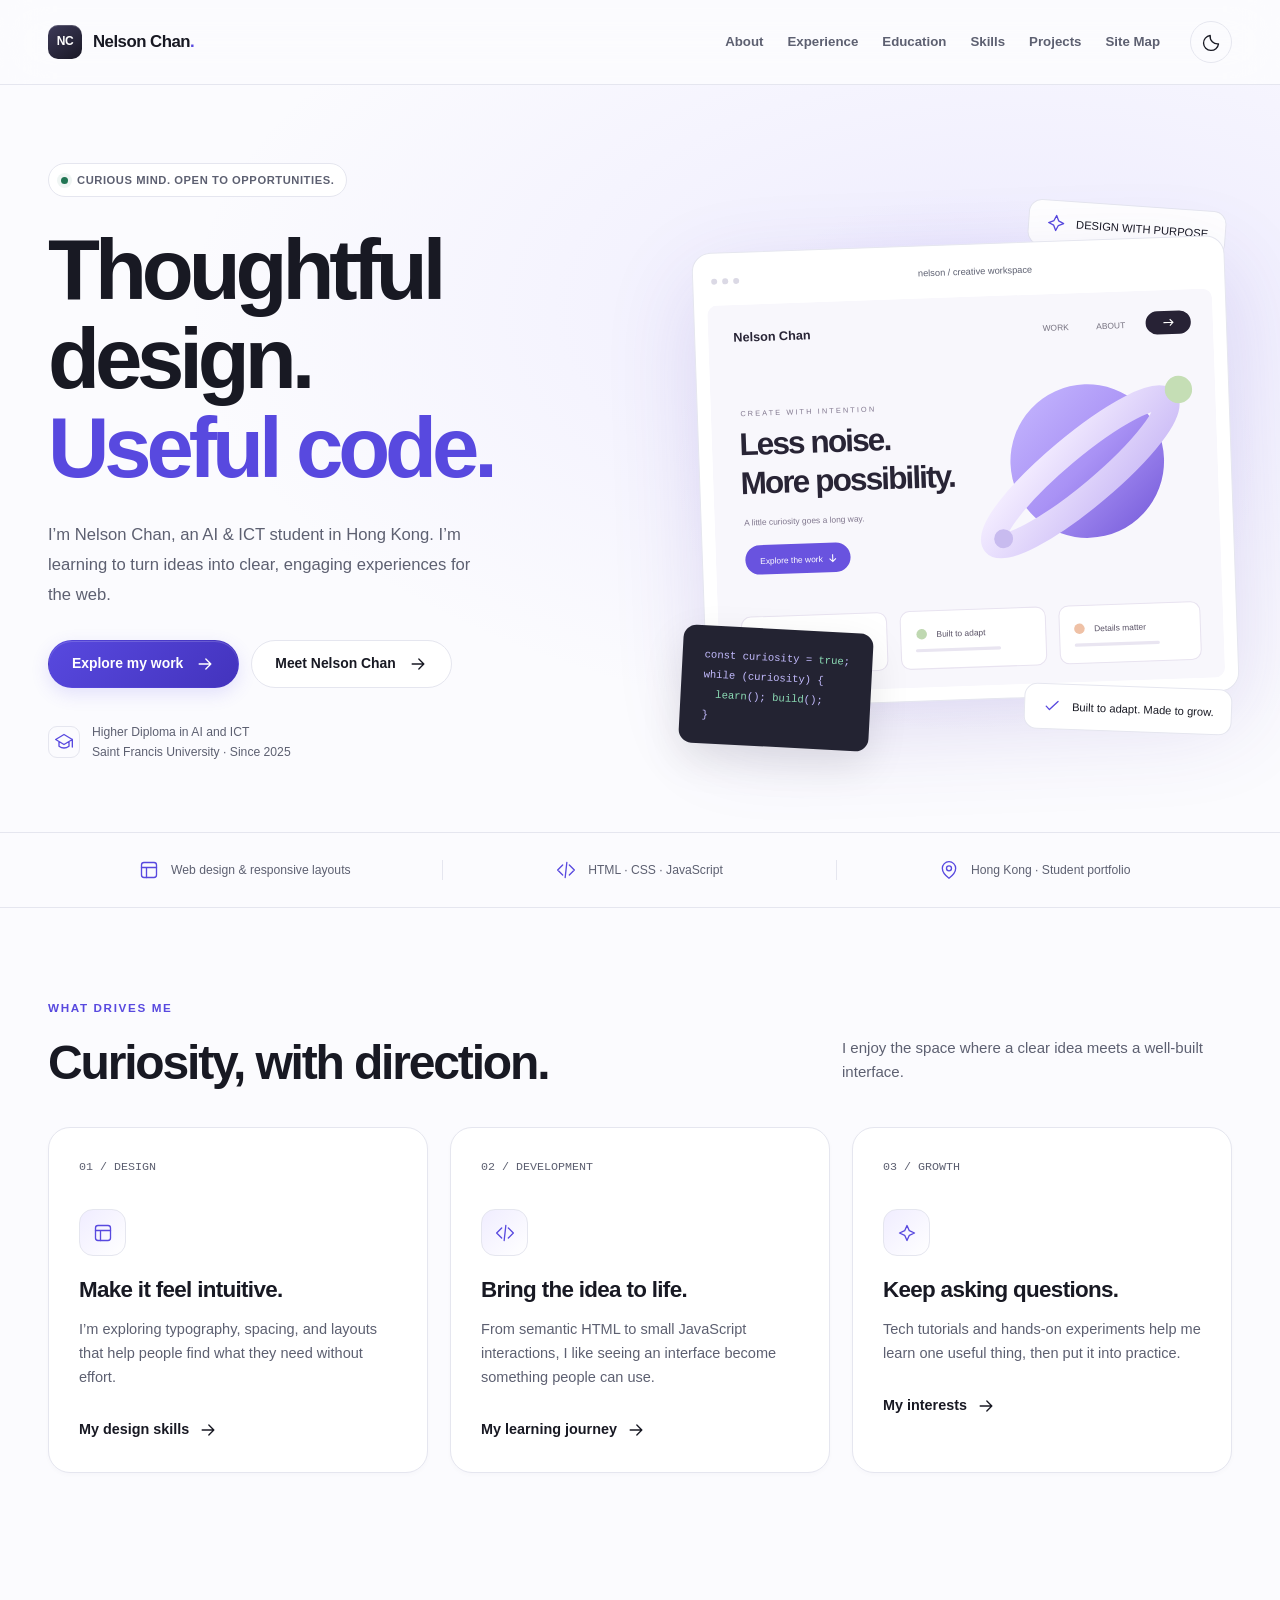
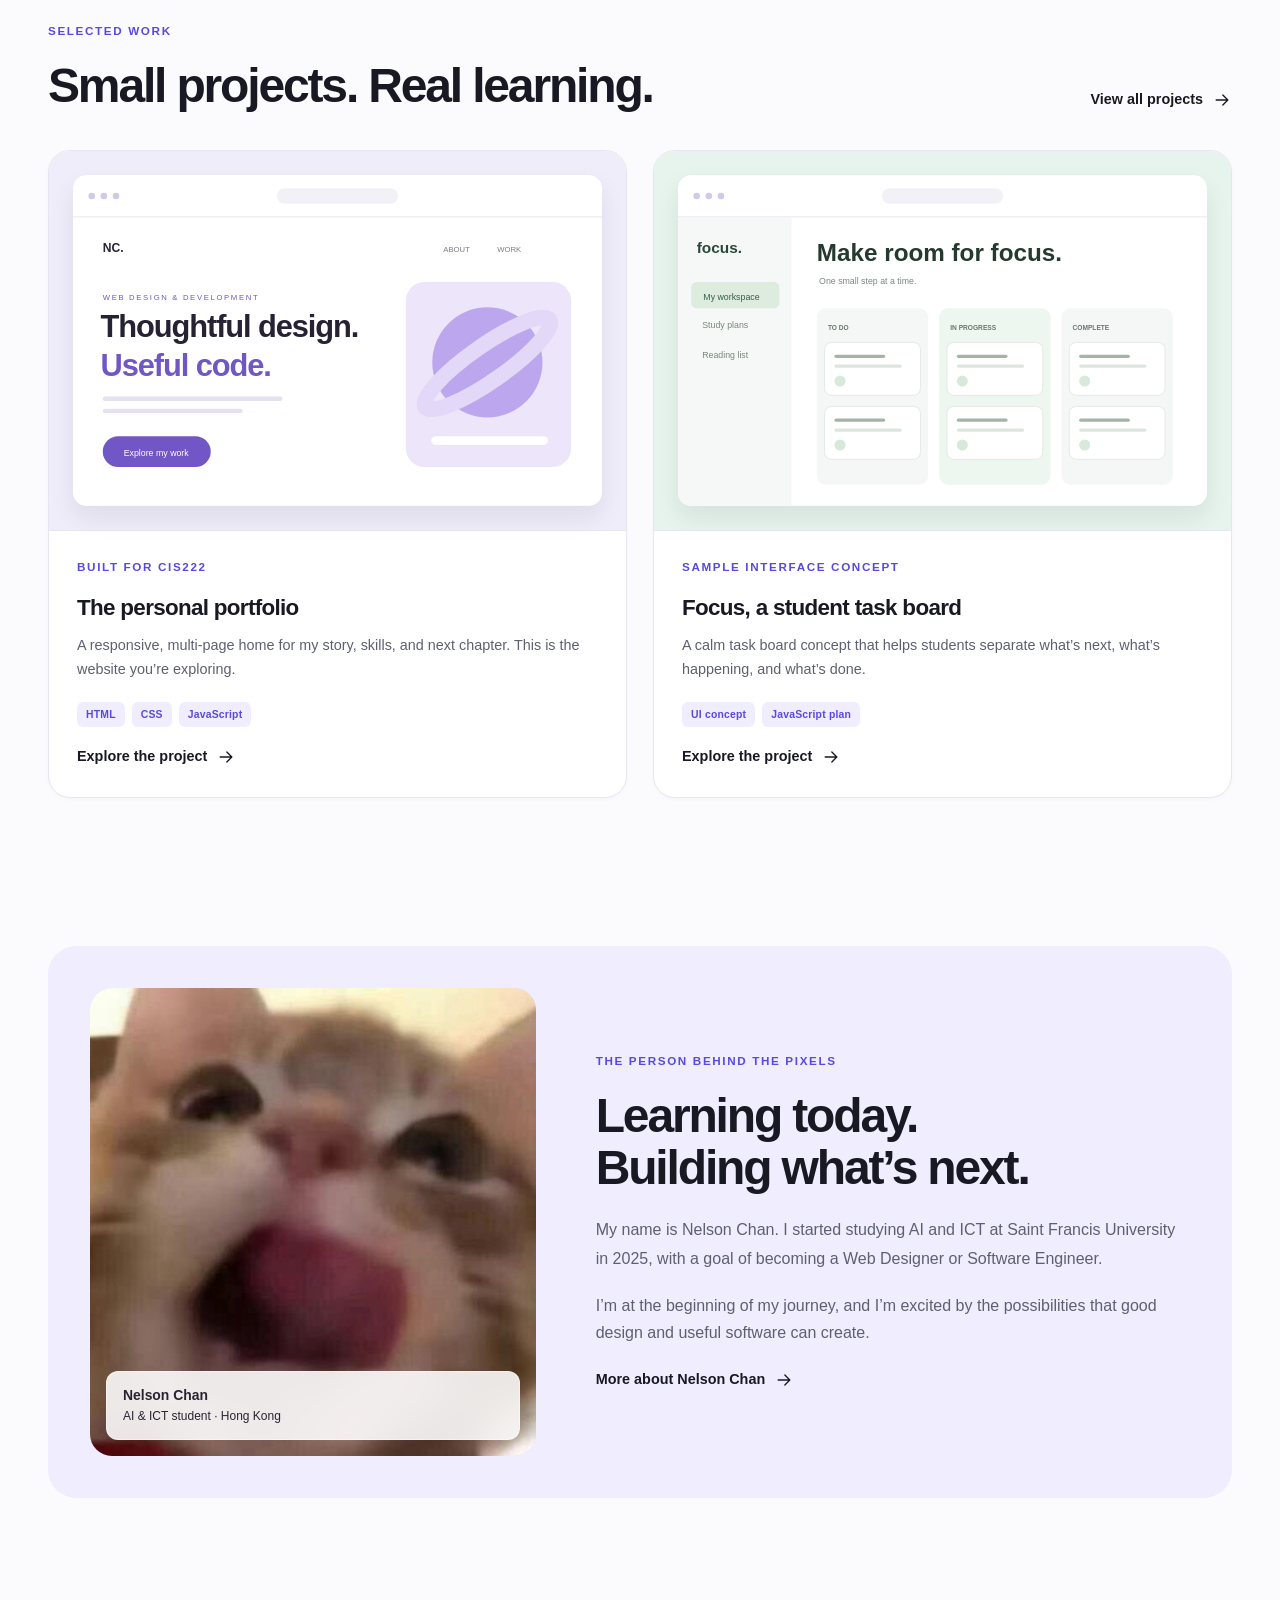
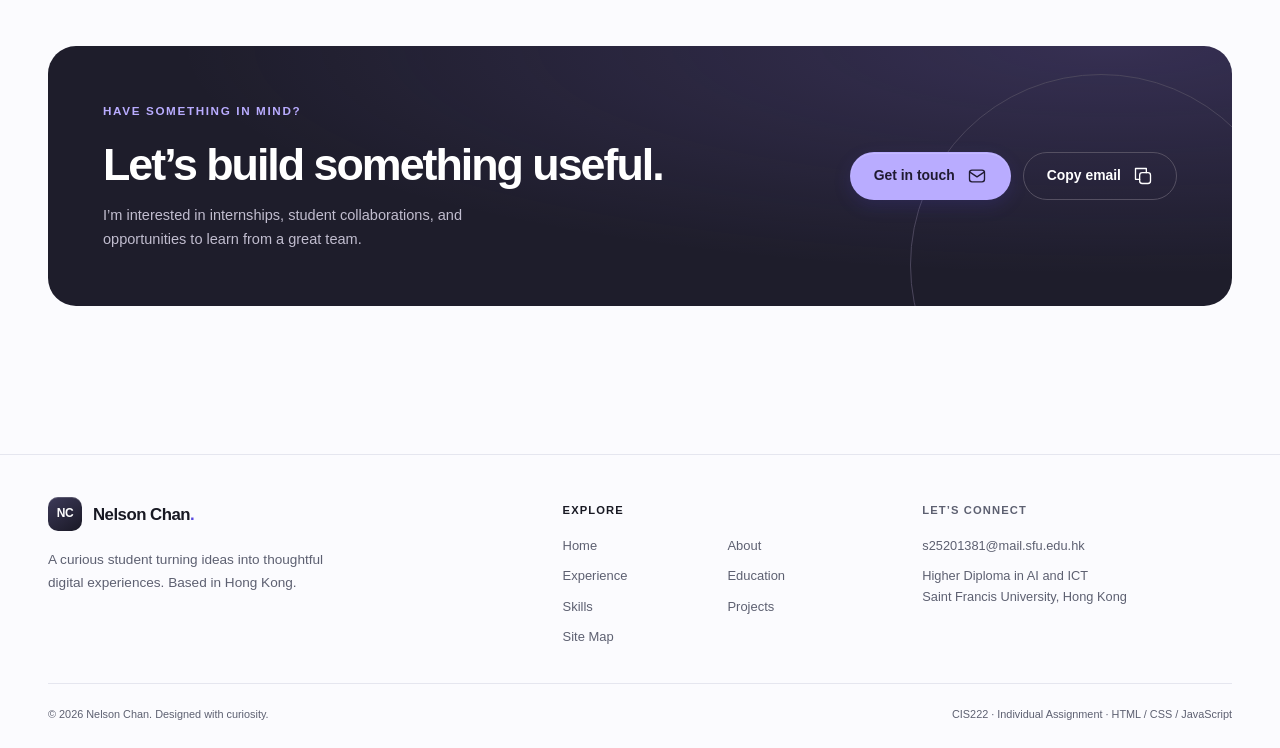
<file: index.html>
<!doctype html>
<html lang="en">
  <head>
    <meta charset="UTF-8" />
    <meta name="viewport" content="width=device-width, initial-scale=1.0" />
    <meta
      name="description"
      content="The self-introduction portfolio of Nelson Chan, an AI and ICT student in Hong Kong learning web design and software development."
    />
    <meta name="author" content="Nelson Chan" />
    <meta name="theme-color" content="#fbfbfe" />
    <title>Home | Nelson Chan</title>
    <link
      rel="icon"
      href="data:image/svg+xml,%3Csvg xmlns='http://www.w3.org/2000/svg' viewBox='0 0 40 40'%3E%3Crect width='40' height='40' rx='12' fill='%235848e8'/%3E%3Ctext x='20' y='26' text-anchor='middle' fill='white' font-family='Arial' font-size='19'%3ENC%3C/text%3E%3C/svg%3E"
    />
    <link rel="stylesheet" href="css/style.css" />
    <script src="js/script.js" defer></script>
  </head>
  <body>
    <a class="skip-link" href="#main">Skip to content</a>
    <header class="site-header">
      <div class="container nav-shell">
        <a class="brand" href="index.html" aria-label="Nelson Chan — Home"
          ><span class="brand-mark" aria-hidden="true">NC</span
          ><span>Nelson Chan<span class="brand-dot">.</span></span></a
        >
        <nav class="site-nav" id="site-nav" aria-label="Main navigation">
          <a href="personal.html">About</a
          ><a href="experience.html">Experience</a
          ><a href="education.html">Education</a><a href="skills.html">Skills</a
          ><a href="projects.html">Projects</a
          ><a href="sitemap.html">Site Map</a>
        </nav>
        <div class="nav-tools">
          <button
            type="button"
            class="icon-btn js-only"
            data-theme-toggle
            aria-label="Switch to dark theme"
            aria-pressed="false"
          >
            <span data-moon
              ><svg
                class="icon"
                viewBox="0 0 24 24"
                fill="none"
                stroke="currentColor"
                stroke-width="1.6"
                stroke-linecap="round"
                stroke-linejoin="round"
                aria-hidden="true"
              >
                <path d="M21 13A9 9 0 0 1 11 3a9 9 0 1 0 10 10Z" /></svg></span
            ><span data-sun hidden
              ><svg
                class="icon"
                viewBox="0 0 24 24"
                fill="none"
                stroke="currentColor"
                stroke-width="1.6"
                stroke-linecap="round"
                stroke-linejoin="round"
                aria-hidden="true"
              >
                <circle cx="12" cy="12" r="4" />
                <path
                  d="M12 2v2m0 16v2M2 12h2m16 0h2M5 5l1.4 1.4m11.2 11.2L19 19M5 19l1.4-1.4M17.6 6.4 19 5"
                /></svg
            ></span>
          </button>
          <button
            type="button"
            class="icon-btn menu-toggle js-only"
            data-menu-toggle
            aria-controls="site-nav"
            aria-expanded="false"
            aria-label="Open navigation menu"
          >
            <svg
              class="icon"
              viewBox="0 0 24 24"
              fill="none"
              stroke="currentColor"
              stroke-width="1.6"
              stroke-linecap="round"
              stroke-linejoin="round"
              aria-hidden="true"
            >
              <path d="M4 7h16M4 12h16M4 17h16" />
            </svg>
          </button>
        </div>
      </div>
      <div class="reading-progress" aria-hidden="true"></div>
    </header>
    <noscript
      ><div class="no-js-note container">
        All pages are available. Enable JavaScript for theme switching, project
        filters, and enhanced interactions.
      </div></noscript
    >
    <main id="main" tabindex="-1">
      <section class="hero">
        <div class="container hero-grid">
          <div>
            <span class="status-pill"
              ><span class="status-dot" aria-hidden="true"></span>CURIOUS MIND.
              OPEN TO OPPORTUNITIES.</span
            >
            <h1 class="reveal">
              Thoughtful<br />design.<br /><span class="accent"
                >Useful code.</span
              >
            </h1>
            <p class="lead reveal">
              I’m Nelson Chan, an AI &amp; ICT student in Hong Kong. I’m
              learning to turn ideas into clear, engaging experiences for the
              web.
            </p>
            <div class="button-row">
              <a class="btn btn-primary" href="projects.html"
                >Explore my work<svg
                  class="icon"
                  viewBox="0 0 24 24"
                  fill="none"
                  stroke="currentColor"
                  stroke-width="1.6"
                  stroke-linecap="round"
                  stroke-linejoin="round"
                  aria-hidden="true"
                >
                  <path d="M5 12h14m-6-6 6 6-6 6" /></svg></a
              ><a class="btn btn-secondary" href="personal.html"
                >Meet Nelson Chan<svg
                  class="icon"
                  viewBox="0 0 24 24"
                  fill="none"
                  stroke="currentColor"
                  stroke-width="1.6"
                  stroke-linecap="round"
                  stroke-linejoin="round"
                  aria-hidden="true"
                >
                  <path d="M5 12h14m-6-6 6 6-6 6" /></svg
              ></a>
            </div>
            <div class="hero-meta">
              <span class="mini-mark"
                ><svg
                  class="icon"
                  viewBox="0 0 24 24"
                  fill="none"
                  stroke="currentColor"
                  stroke-width="1.6"
                  stroke-linecap="round"
                  stroke-linejoin="round"
                  aria-hidden="true"
                >
                  <path
                    d="m2 9 10-6 10 6-10 6L2 9zm4 3v5c4 3 8 3 12 0v-5m4-3v9"
                  /></svg></span
              ><span
                >Higher Diploma in AI and ICT<br />Saint Francis University ·
                Since 2025</span
              >
            </div>
          </div>
          <div
            class="hero-visual"
            aria-label="Original design and code illustration"
          >
            <div class="float-label top">
              <svg
                class="icon"
                viewBox="0 0 24 24"
                fill="none"
                stroke="currentColor"
                stroke-width="1.6"
                stroke-linecap="round"
                stroke-linejoin="round"
                aria-hidden="true"
              >
                <path
                  d="m12 3 2.8 6.2L21 12l-6.2 2.8L12 21l-2.8-6.2L3 12l6.2-2.8L12 3z"
                /></svg
              >DESIGN WITH PURPOSE
            </div>
            <div class="browser-card">
              <div class="browser-bar" aria-hidden="true">
                <i></i><i></i><i></i><span>nelson / creative workspace</span>
              </div>
              <svg
                class="hero-svg"
                viewBox="0 0 480 370"
                role="img"
                aria-labelledby="hero-art-title hero-art-desc"
                xmlns="http://www.w3.org/2000/svg"
              >
                <title id="hero-art-title">
                  A thoughtful digital workspace
                </title>
                <desc id="hero-art-desc">
                  An original website concept with violet geometric shapes,
                  interface cards, and a small design system palette.
                </desc>
                <defs>
                  <linearGradient id="orb" x1="0" y1="0" x2="1" y2="1">
                    <stop stop-color="#c7b9ff" />
                    <stop offset=".5" stop-color="#a992f5" />
                    <stop offset="1" stop-color="#7156d7" />
                  </linearGradient>
                  <linearGradient id="ribbon" x1="0" y1="0" x2="1" y2="1">
                    <stop stop-color="#f3ecff" />
                    <stop offset="1" stop-color="#cfc0f7" />
                  </linearGradient>
                </defs>
                <rect width="480" height="370" fill="#f8f7fc" />
                <text
                  x="24"
                  y="35"
                  fill="#282435"
                  font-family="Arial,sans-serif"
                  font-size="12"
                  font-weight="700"
                >
                  Nelson Chan
                </text>
                <text
                  x="318"
                  y="35"
                  fill="#74707e"
                  font-family="Arial,sans-serif"
                  font-size="8"
                >
                  WORK
                </text>
                <text
                  x="369"
                  y="35"
                  fill="#74707e"
                  font-family="Arial,sans-serif"
                  font-size="8"
                >
                  ABOUT
                </text>
                <rect
                  x="416"
                  y="20"
                  width="43"
                  height="22"
                  rx="11"
                  fill="#272235"
                />
                <path d="M433 31h9m-3-3 3 3-3 3" stroke="#fff" fill="none" />
                <text
                  x="28"
                  y="106"
                  fill="#80778e"
                  font-size="7"
                  font-family="Arial,sans-serif"
                  letter-spacing="2"
                >
                  CREATE WITH INTENTION
                </text>
                <text
                  x="26"
                  y="143"
                  fill="#282435"
                  font-size="30"
                  font-family="Arial,sans-serif"
                  font-weight="700"
                  letter-spacing="-1.8"
                >
                  Less noise.
                </text>
                <text
                  x="26"
                  y="180"
                  fill="#282435"
                  font-size="30"
                  font-family="Arial,sans-serif"
                  font-weight="700"
                  letter-spacing="-1.8"
                >
                  More possibility.
                </text>
                <text
                  x="28"
                  y="210"
                  fill="#80778e"
                  font-size="8"
                  font-family="Arial,sans-serif"
                >
                  A little curiosity goes a long way.
                </text>
                <rect
                  x="28"
                  y="229"
                  width="100"
                  height="28"
                  rx="14"
                  fill="#6953df"
                />
                <text
                  x="42"
                  y="247"
                  fill="white"
                  font-family="Arial,sans-serif"
                  font-size="8"
                >
                  Explore the work
                </text>
                <path d="M111 240v7m-3-3 3 3 3-3" stroke="white" fill="none" />
                <circle cx="356" cy="160" r="73" fill="url(#orb)" />
                <ellipse
                  cx="349"
                  cy="170"
                  rx="106"
                  ry="23"
                  transform="rotate(-38 349 170)"
                  stroke="url(#ribbon)"
                  stroke-width="24"
                  fill="none"
                />
                <circle cx="445" cy="95" r="13" fill="#c5deb5" />
                <circle cx="274" cy="231" r="9" fill="#c8bbef" />
                <rect
                  x="22"
                  y="297"
                  width="138"
                  height="55"
                  rx="9"
                  fill="white"
                  stroke="#e8e3f0"
                />
                <rect
                  x="173"
                  y="297"
                  width="138"
                  height="55"
                  rx="9"
                  fill="white"
                  stroke="#e8e3f0"
                />
                <rect
                  x="324"
                  y="297"
                  width="134"
                  height="55"
                  rx="9"
                  fill="white"
                  stroke="#e8e3f0"
                />
                <circle cx="41" cy="319" r="5" fill="#a490ed" />
                <text
                  x="55"
                  y="322"
                  font-size="8"
                  font-family="Arial,sans-serif"
                  fill="#595266"
                >
                  Clarity first
                </text>
                <rect
                  x="35"
                  y="333"
                  width="81"
                  height="3"
                  rx="1.5"
                  fill="#e9e5f1"
                />
                <circle cx="193" cy="319" r="5" fill="#bfd8b1" />
                <text
                  x="207"
                  y="322"
                  font-size="8"
                  font-family="Arial,sans-serif"
                  fill="#595266"
                >
                  Built to adapt
                </text>
                <rect
                  x="187"
                  y="333"
                  width="81"
                  height="3"
                  rx="1.5"
                  fill="#e9e5f1"
                />
                <circle cx="343" cy="319" r="5" fill="#efc1a6" />
                <text
                  x="357"
                  y="322"
                  font-size="8"
                  font-family="Arial,sans-serif"
                  fill="#595266"
                >
                  Details matter
                </text>
                <rect
                  x="338"
                  y="333"
                  width="81"
                  height="3"
                  rx="1.5"
                  fill="#e9e5f1"
                />
              </svg>
            </div>
            <div class="code-float" aria-hidden="true">
              const curiosity = <span>true</span>;<br />while (curiosity)
              &#123;<br />&nbsp;&nbsp;<span>learn</span>();
              <span>build</span>();<br />&#125;
            </div>
            <div class="float-label bottom">
              <svg
                class="icon"
                viewBox="0 0 24 24"
                fill="none"
                stroke="currentColor"
                stroke-width="1.6"
                stroke-linecap="round"
                stroke-linejoin="round"
                aria-hidden="true"
              >
                <path d="m5 12 4 4L19 6" /></svg
              >Built to adapt. Made to grow.
            </div>
          </div>
        </div>
      </section>
      <div class="intro-strip">
        <div class="container strip-grid">
          <div class="strip-item">
            <svg
              class="icon"
              viewBox="0 0 24 24"
              fill="none"
              stroke="currentColor"
              stroke-width="1.6"
              stroke-linecap="round"
              stroke-linejoin="round"
              aria-hidden="true"
            >
              <rect x="3" y="3" width="18" height="18" rx="3" />
              <path d="M3 9h18M9 9v12" /></svg
            >Web design &amp; responsive layouts
          </div>
          <div class="strip-item">
            <svg
              class="icon"
              viewBox="0 0 24 24"
              fill="none"
              stroke="currentColor"
              stroke-width="1.6"
              stroke-linecap="round"
              stroke-linejoin="round"
              aria-hidden="true"
            >
              <path d="m8 6-6 6 6 6m8-12 6 6-6 6m-3-15-2 18" /></svg
            >HTML · CSS · JavaScript
          </div>
          <div class="strip-item">
            <svg
              class="icon"
              viewBox="0 0 24 24"
              fill="none"
              stroke="currentColor"
              stroke-width="1.6"
              stroke-linecap="round"
              stroke-linejoin="round"
              aria-hidden="true"
            >
              <path d="M20 10c0 6-8 12-8 12S4 16 4 10a8 8 0 1 1 16 0Z" />
              <circle cx="12" cy="10" r="3" /></svg
            >Hong Kong · Student portfolio
          </div>
        </div>
      </div>
      <section class="container section" id="focus">
        <div class="section-head">
          <div>
            <span class="eyebrow">What drives me</span>
            <h2>Curiosity, with direction.</h2>
          </div>
          <p>
            I enjoy the space where a clear idea meets a well-built interface.
          </p>
        </div>
        <div class="grid-3">
          <div class="card service-card lift reveal">
            <span class="number">01 / DESIGN</span>
            <div class="card-icon">
              <svg
                class="icon"
                viewBox="0 0 24 24"
                fill="none"
                stroke="currentColor"
                stroke-width="1.6"
                stroke-linecap="round"
                stroke-linejoin="round"
                aria-hidden="true"
              >
                <rect x="3" y="3" width="18" height="18" rx="3" />
                <path d="M3 9h18M9 9v12" />
              </svg>
            </div>
            <h3>Make it feel intuitive.</h3>
            <p>
              I’m exploring typography, spacing, and layouts that help people
              find what they need without effort.
            </p>
            <a class="text-link" href="skills.html"
              >My design skills<svg
                class="icon"
                viewBox="0 0 24 24"
                fill="none"
                stroke="currentColor"
                stroke-width="1.6"
                stroke-linecap="round"
                stroke-linejoin="round"
                aria-hidden="true"
              >
                <path d="M5 12h14m-6-6 6 6-6 6" /></svg
            ></a>
          </div>
          <div class="card service-card lift reveal">
            <span class="number">02 / DEVELOPMENT</span>
            <div class="card-icon">
              <svg
                class="icon"
                viewBox="0 0 24 24"
                fill="none"
                stroke="currentColor"
                stroke-width="1.6"
                stroke-linecap="round"
                stroke-linejoin="round"
                aria-hidden="true"
              >
                <path d="m8 6-6 6 6 6m8-12 6 6-6 6m-3-15-2 18" />
              </svg>
            </div>
            <h3>Bring the idea to life.</h3>
            <p>
              From semantic HTML to small JavaScript interactions, I like seeing
              an interface become something people can use.
            </p>
            <a class="text-link" href="education.html"
              >My learning journey<svg
                class="icon"
                viewBox="0 0 24 24"
                fill="none"
                stroke="currentColor"
                stroke-width="1.6"
                stroke-linecap="round"
                stroke-linejoin="round"
                aria-hidden="true"
              >
                <path d="M5 12h14m-6-6 6 6-6 6" /></svg
            ></a>
          </div>
          <div class="card service-card lift reveal">
            <span class="number">03 / GROWTH</span>
            <div class="card-icon">
              <svg
                class="icon"
                viewBox="0 0 24 24"
                fill="none"
                stroke="currentColor"
                stroke-width="1.6"
                stroke-linecap="round"
                stroke-linejoin="round"
                aria-hidden="true"
              >
                <path
                  d="m12 3 2.8 6.2L21 12l-6.2 2.8L12 21l-2.8-6.2L3 12l6.2-2.8L12 3z"
                />
              </svg>
            </div>
            <h3>Keep asking questions.</h3>
            <p>
              Tech tutorials and hands-on experiments help me learn one useful
              thing, then put it into practice.
            </p>
            <a class="text-link" href="projects.html#interests"
              >My interests<svg
                class="icon"
                viewBox="0 0 24 24"
                fill="none"
                stroke="currentColor"
                stroke-width="1.6"
                stroke-linecap="round"
                stroke-linejoin="round"
                aria-hidden="true"
              >
                <path d="M5 12h14m-6-6 6 6-6 6" /></svg
            ></a>
          </div>
        </div>
      </section>
      <section class="container section-tight" id="selected-work">
        <div class="section-head">
          <div>
            <span class="eyebrow">Selected work</span>
            <h2>Small projects. Real learning.</h2>
          </div>
          <a class="text-link" href="projects.html"
            >View all projects<svg
              class="icon"
              viewBox="0 0 24 24"
              fill="none"
              stroke="currentColor"
              stroke-width="1.6"
              stroke-linecap="round"
              stroke-linejoin="round"
              aria-hidden="true"
            >
              <path d="M5 12h14m-6-6 6 6-6 6" /></svg
          ></a>
        </div>
        <div class="grid-2">
          <article
            class="card project-card lift reveal"
            data-category="frontend ui"
          >
            <div class="project-art">
              <svg
                viewBox="0 0 480 300"
                role="img"
                aria-label="Personal portfolio website concept"
                xmlns="http://www.w3.org/2000/svg"
              >
                <rect width="480" height="300" rx="12" fill="#fff" />
                <path d="M0 38h480" stroke="#eceaf2" />
                <circle cx="17" cy="19" r="3" fill="#d2c9e9" />
                <circle cx="28" cy="19" r="3" fill="#d2c9e9" />
                <circle cx="39" cy="19" r="3" fill="#d2c9e9" />
                <rect
                  x="185"
                  y="12"
                  width="110"
                  height="14"
                  rx="7"
                  fill="#f3f1f8"
                />
                <text
                  x="27"
                  y="70"
                  font-family="Arial,sans-serif"
                  font-size="11"
                  font-weight="700"
                  fill="#272333"
                >
                  NC.
                </text>
                <text
                  x="336"
                  y="70"
                  font-family="Arial,sans-serif"
                  font-size="7"
                  fill="#817989"
                >
                  ABOUT
                </text>
                <text
                  x="385"
                  y="70"
                  font-family="Arial,sans-serif"
                  font-size="7"
                  fill="#817989"
                >
                  WORK
                </text>
                <text
                  x="27"
                  y="113"
                  font-family="Arial,sans-serif"
                  font-size="7"
                  fill="#7156c5"
                  letter-spacing="1.5"
                >
                  WEB DESIGN &amp; DEVELOPMENT
                </text>
                <text
                  x="25"
                  y="147"
                  font-family="Arial,sans-serif"
                  font-size="28"
                  font-weight="700"
                  letter-spacing="-1"
                  fill="#262233"
                >
                  Thoughtful design.
                </text>
                <text
                  x="25"
                  y="182"
                  font-family="Arial,sans-serif"
                  font-size="28"
                  font-weight="700"
                  letter-spacing="-1"
                  fill="#7156c5"
                >
                  Useful code.
                </text>
                <rect
                  x="27"
                  y="201"
                  width="163"
                  height="4"
                  rx="2"
                  fill="#e5e1ee"
                />
                <rect
                  x="27"
                  y="212"
                  width="127"
                  height="4"
                  rx="2"
                  fill="#e5e1ee"
                />
                <rect
                  x="27"
                  y="237"
                  width="98"
                  height="28"
                  rx="14"
                  fill="#7156c5"
                />
                <text
                  x="46"
                  y="255"
                  font-family="Arial,sans-serif"
                  font-size="8"
                  fill="#fff"
                >
                  Explore my work
                </text>
                <rect
                  x="302"
                  y="97"
                  width="150"
                  height="168"
                  rx="17"
                  fill="#ede6fb"
                />
                <circle cx="376" cy="170" r="50" fill="#bca7ee" />
                <ellipse
                  cx="376"
                  cy="171"
                  rx="69"
                  ry="16"
                  transform="rotate(-35 376 171)"
                  fill="none"
                  stroke="#e3d8f7"
                  stroke-width="14"
                />
                <rect
                  x="325"
                  y="237"
                  width="106"
                  height="8"
                  rx="4"
                  fill="#fff"
                />
              </svg>
            </div>
            <div class="project-content">
              <span class="eyebrow">Built for CIS222</span>
              <h3>The personal portfolio</h3>
              <p>
                A responsive, multi-page home for my story, skills, and next
                chapter. This is the website you’re exploring.
              </p>
              <div class="tags">
                <span class="tag">HTML</span><span class="tag">CSS</span
                ><span class="tag">JavaScript</span>
              </div>
              <a class="text-link" href="projects.html#brief-portfolio"
                >Explore the project<svg
                  class="icon"
                  viewBox="0 0 24 24"
                  fill="none"
                  stroke="currentColor"
                  stroke-width="1.6"
                  stroke-linecap="round"
                  stroke-linejoin="round"
                  aria-hidden="true"
                >
                  <path d="M5 12h14m-6-6 6 6-6 6" /></svg
              ></a>
            </div>
          </article>
          <article
            class="card project-card lift reveal"
            data-category="frontend"
          >
            <div class="project-art mint">
              <svg
                viewBox="0 0 480 300"
                role="img"
                aria-label="Focus task board interface concept"
                xmlns="http://www.w3.org/2000/svg"
              >
                <rect width="480" height="300" rx="12" fill="#fff" />
                <path d="M0 38h480" stroke="#eceaf2" />
                <circle cx="17" cy="19" r="3" fill="#d2c9e9" />
                <circle cx="28" cy="19" r="3" fill="#d2c9e9" />
                <circle cx="39" cy="19" r="3" fill="#d2c9e9" />
                <rect
                  x="185"
                  y="12"
                  width="110"
                  height="14"
                  rx="7"
                  fill="#f3f1f8"
                />
                <rect x="0" y="39" width="103" height="261" fill="#f6f8f7" />
                <text
                  x="17"
                  y="71"
                  font-family="Arial,sans-serif"
                  font-size="14"
                  font-weight="700"
                  fill="#28483a"
                >
                  focus.
                </text>
                <rect
                  x="12"
                  y="97"
                  width="80"
                  height="24"
                  rx="5"
                  fill="#ddecdf"
                />
                <text
                  x="23"
                  y="113"
                  font-family="Arial,sans-serif"
                  font-size="8"
                  fill="#355e43"
                >
                  My workspace
                </text>
                <text
                  x="22"
                  y="139"
                  font-family="Arial,sans-serif"
                  font-size="8"
                  fill="#77887a"
                >
                  Study plans
                </text>
                <text
                  x="22"
                  y="166"
                  font-family="Arial,sans-serif"
                  font-size="8"
                  fill="#77887a"
                >
                  Reading list
                </text>
                <text
                  x="126"
                  y="78"
                  font-family="Arial,sans-serif"
                  font-size="22"
                  font-weight="700"
                  fill="#253a2e"
                >
                  Make room for focus.
                </text>
                <text
                  x="128"
                  y="99"
                  font-family="Arial,sans-serif"
                  font-size="8"
                  fill="#7a867e"
                >
                  One small step at a time.
                </text>
                <rect
                  x="126"
                  y="121"
                  width="101"
                  height="160"
                  rx="8"
                  fill="#f5f7f6"
                />
                <text
                  x="136"
                  y="141"
                  font-family="Arial,sans-serif"
                  font-size="6"
                  font-weight="700"
                  fill="#68786c"
                >
                  TO DO
                </text>
                <rect
                  x="133"
                  y="152"
                  width="87"
                  height="48"
                  rx="6"
                  fill="white"
                  stroke="#e5ece6"
                />
                <rect
                  x="142"
                  y="163"
                  width="46"
                  height="3"
                  rx="1.5"
                  fill="#a3b5a6"
                />
                <rect
                  x="142"
                  y="172"
                  width="61"
                  height="3"
                  rx="1.5"
                  fill="#dce6df"
                />
                <circle cx="147" cy="187" r="5" fill="#d7e9d8" />
                <rect
                  x="133"
                  y="210"
                  width="87"
                  height="48"
                  rx="6"
                  fill="white"
                  stroke="#e5ece6"
                />
                <rect
                  x="142"
                  y="221"
                  width="46"
                  height="3"
                  rx="1.5"
                  fill="#a3b5a6"
                />
                <rect
                  x="142"
                  y="230"
                  width="61"
                  height="3"
                  rx="1.5"
                  fill="#dce6df"
                />
                <circle cx="147" cy="245" r="5" fill="#d7e9d8" />
                <rect
                  x="237"
                  y="121"
                  width="101"
                  height="160"
                  rx="8"
                  fill="#edf6ef"
                />
                <text
                  x="247"
                  y="141"
                  font-family="Arial,sans-serif"
                  font-size="6"
                  font-weight="700"
                  fill="#68786c"
                >
                  IN PROGRESS
                </text>
                <rect
                  x="244"
                  y="152"
                  width="87"
                  height="48"
                  rx="6"
                  fill="white"
                  stroke="#e5ece6"
                />
                <rect
                  x="253"
                  y="163"
                  width="46"
                  height="3"
                  rx="1.5"
                  fill="#a3b5a6"
                />
                <rect
                  x="253"
                  y="172"
                  width="61"
                  height="3"
                  rx="1.5"
                  fill="#dce6df"
                />
                <circle cx="258" cy="187" r="5" fill="#d7e9d8" />
                <rect
                  x="244"
                  y="210"
                  width="87"
                  height="48"
                  rx="6"
                  fill="white"
                  stroke="#e5ece6"
                />
                <rect
                  x="253"
                  y="221"
                  width="46"
                  height="3"
                  rx="1.5"
                  fill="#a3b5a6"
                />
                <rect
                  x="253"
                  y="230"
                  width="61"
                  height="3"
                  rx="1.5"
                  fill="#dce6df"
                />
                <circle cx="258" cy="245" r="5" fill="#d7e9d8" />
                <rect
                  x="348"
                  y="121"
                  width="101"
                  height="160"
                  rx="8"
                  fill="#f5f7f6"
                />
                <text
                  x="358"
                  y="141"
                  font-family="Arial,sans-serif"
                  font-size="6"
                  font-weight="700"
                  fill="#68786c"
                >
                  COMPLETE
                </text>
                <rect
                  x="355"
                  y="152"
                  width="87"
                  height="48"
                  rx="6"
                  fill="white"
                  stroke="#e5ece6"
                />
                <rect
                  x="364"
                  y="163"
                  width="46"
                  height="3"
                  rx="1.5"
                  fill="#a3b5a6"
                />
                <rect
                  x="364"
                  y="172"
                  width="61"
                  height="3"
                  rx="1.5"
                  fill="#dce6df"
                />
                <circle cx="369" cy="187" r="5" fill="#d7e9d8" />
                <rect
                  x="355"
                  y="210"
                  width="87"
                  height="48"
                  rx="6"
                  fill="white"
                  stroke="#e5ece6"
                />
                <rect
                  x="364"
                  y="221"
                  width="46"
                  height="3"
                  rx="1.5"
                  fill="#a3b5a6"
                />
                <rect
                  x="364"
                  y="230"
                  width="61"
                  height="3"
                  rx="1.5"
                  fill="#dce6df"
                />
                <circle cx="369" cy="245" r="5" fill="#d7e9d8" />
              </svg>
            </div>
            <div class="project-content">
              <span class="eyebrow">Sample interface concept</span>
              <h3>Focus, a student task board</h3>
              <p>
                A calm task board concept that helps students separate what’s
                next, what’s happening, and what’s done.
              </p>
              <div class="tags">
                <span class="tag">UI concept</span
                ><span class="tag">JavaScript plan</span>
              </div>
              <a class="text-link" href="projects.html#brief-tasks"
                >Explore the project<svg
                  class="icon"
                  viewBox="0 0 24 24"
                  fill="none"
                  stroke="currentColor"
                  stroke-width="1.6"
                  stroke-linecap="round"
                  stroke-linejoin="round"
                  aria-hidden="true"
                >
                  <path d="M5 12h14m-6-6 6 6-6 6" /></svg
              ></a>
            </div>
          </article>
        </div>
      </section>
      <section class="container section" id="introduction">
        <div class="profile-teaser reveal">
          <div class="portrait">
            <img
              class="portrait-photo"
              src="images/profile.jpg"
              alt="Portrait of Nelson Chan"
              width="800"
              height="840"
              loading="lazy"
            />
            <div class="portrait-note">
              <strong>Nelson Chan</strong>AI &amp; ICT student · Hong Kong
            </div>
          </div>
          <div>
            <span class="eyebrow">The person behind the pixels</span>
            <h2>Learning today.<br />Building what’s next.</h2>
            <p class="lead reveal">
              My name is Nelson Chan. I started studying AI and ICT at Saint
              Francis University in 2025, with a goal of becoming a Web Designer
              or Software Engineer.
            </p>
            <p class="muted">
              I’m at the beginning of my journey, and I’m excited by the
              possibilities that good design and useful software can create.
            </p>
            <a class="text-link" href="personal.html"
              >More about Nelson Chan<svg
                class="icon"
                viewBox="0 0 24 24"
                fill="none"
                stroke="currentColor"
                stroke-width="1.6"
                stroke-linecap="round"
                stroke-linejoin="round"
                aria-hidden="true"
              >
                <path d="M5 12h14m-6-6 6 6-6 6" /></svg
            ></a>
          </div>
        </div>
      </section>
      <section
        class="container section-tight"
        id="contact"
        aria-labelledby="contact-title"
      >
        <div class="contact-band reveal">
          <div>
            <span class="eyebrow" style="color: #b9acff"
              >Have something in mind?</span
            >
            <h2 id="contact-title">Let’s build something useful.</h2>
            <p>
              I’m interested in internships, student collaborations, and
              opportunities to learn from a great team.
            </p>
          </div>
          <div class="button-row">
            <a class="btn btn-primary" href="mailto:s25201381@mail.sfu.edu.hk"
              >Get in touch<svg
                class="icon"
                viewBox="0 0 24 24"
                fill="none"
                stroke="currentColor"
                stroke-width="1.6"
                stroke-linecap="round"
                stroke-linejoin="round"
                aria-hidden="true"
              >
                <rect x="3" y="5" width="18" height="14" rx="3" />
                <path d="m3 7 9 6 9-6" /></svg></a
            ><button
              class="btn btn-secondary js-only"
              type="button"
              data-copy-email
            >
              Copy email<svg
                class="icon"
                viewBox="0 0 24 24"
                fill="none"
                stroke="currentColor"
                stroke-width="1.6"
                stroke-linecap="round"
                stroke-linejoin="round"
                aria-hidden="true"
              >
                <rect x="8" y="8" width="13" height="13" rx="3" />
                <path d="M16 8V3H3v13h5" />
              </svg>
            </button>
          </div>
        </div>
      </section>
    </main>
    <footer class="site-footer">
      <div class="container">
        <div class="footer-top">
          <div class="footer-intro">
            <a class="brand" href="index.html" aria-label="Nelson Chan — Home"
              ><span class="brand-mark" aria-hidden="true">NC</span
              ><span>Nelson Chan<span class="brand-dot">.</span></span></a
            >
            <p>
              A curious student turning ideas into thoughtful digital
              experiences. Based in Hong Kong.
            </p>
          </div>
          <div>
            <div class="footer-title">Explore</div>
            <nav class="footer-links" aria-label="Footer navigation">
              <a href="index.html">Home</a><a href="personal.html">About</a
              ><a href="experience.html">Experience</a
              ><a href="education.html">Education</a
              ><a href="skills.html">Skills</a
              ><a href="projects.html">Projects</a
              ><a href="sitemap.html">Site Map</a>
            </nav>
          </div>
          <div class="footer-contact">
            <div class="footer-title">Let’s connect</div>
            <p>
              <a href="mailto:s25201381@mail.sfu.edu.hk"
                >s25201381@mail.sfu.edu.hk</a
              >
            </p>
            <p>
              Higher Diploma in AI and ICT<br />Saint Francis University, Hong
              Kong
            </p>
          </div>
        </div>
        <div class="footer-bottom">
          <span>© 2026 Nelson Chan. Designed with curiosity.</span
          ><span>CIS222 · Individual Assignment · HTML / CSS / JavaScript</span>
        </div>
      </div>
    </footer>
    <button
      class="icon-btn back-to-top js-only"
      type="button"
      data-back-to-top
      aria-label="Back to top"
    >
      <svg
        class="icon"
        viewBox="0 0 24 24"
        fill="none"
        stroke="currentColor"
        stroke-width="1.6"
        stroke-linecap="round"
        stroke-linejoin="round"
        aria-hidden="true"
      >
        <path d="M12 19V5m-6 6 6-6 6 6" />
      </svg>
    </button>
    <div
      class="toast"
      role="status"
      aria-live="polite"
      aria-atomic="true"
    ></div>
  </body>
</html>
</file>
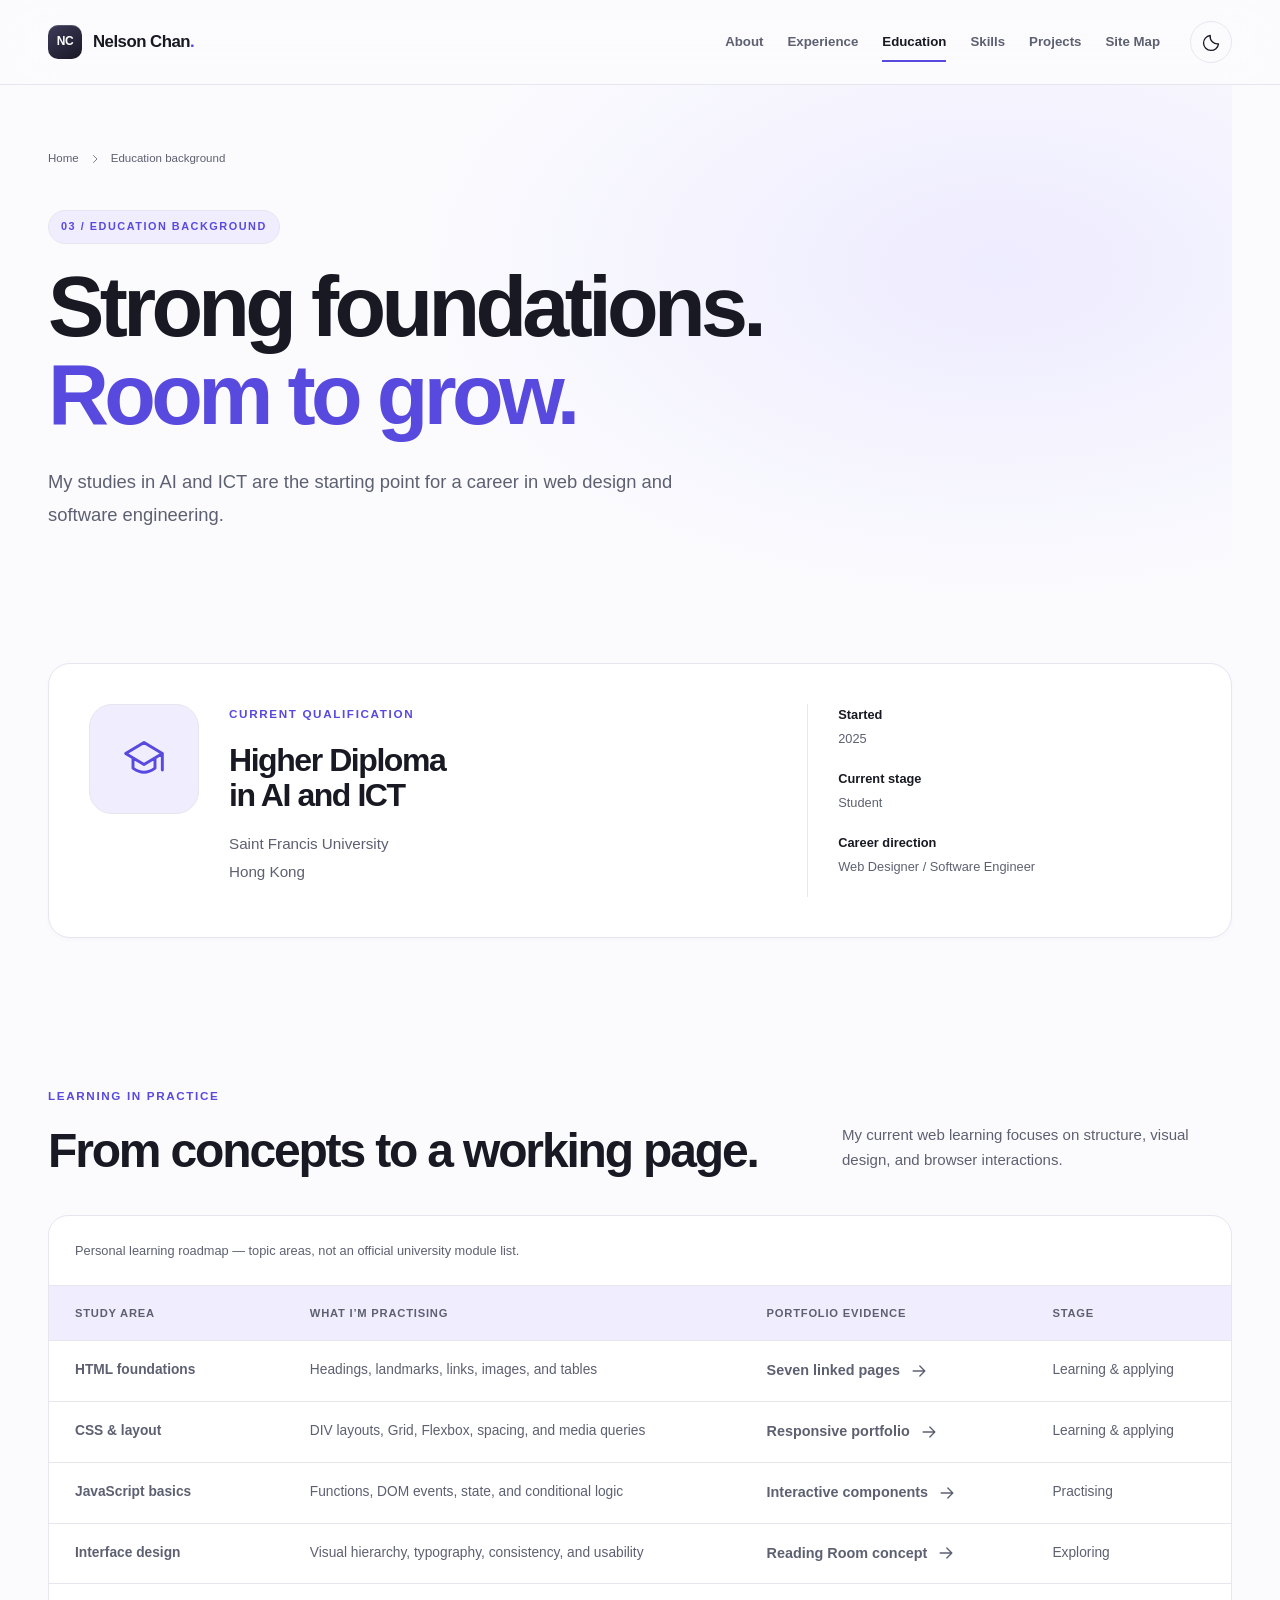
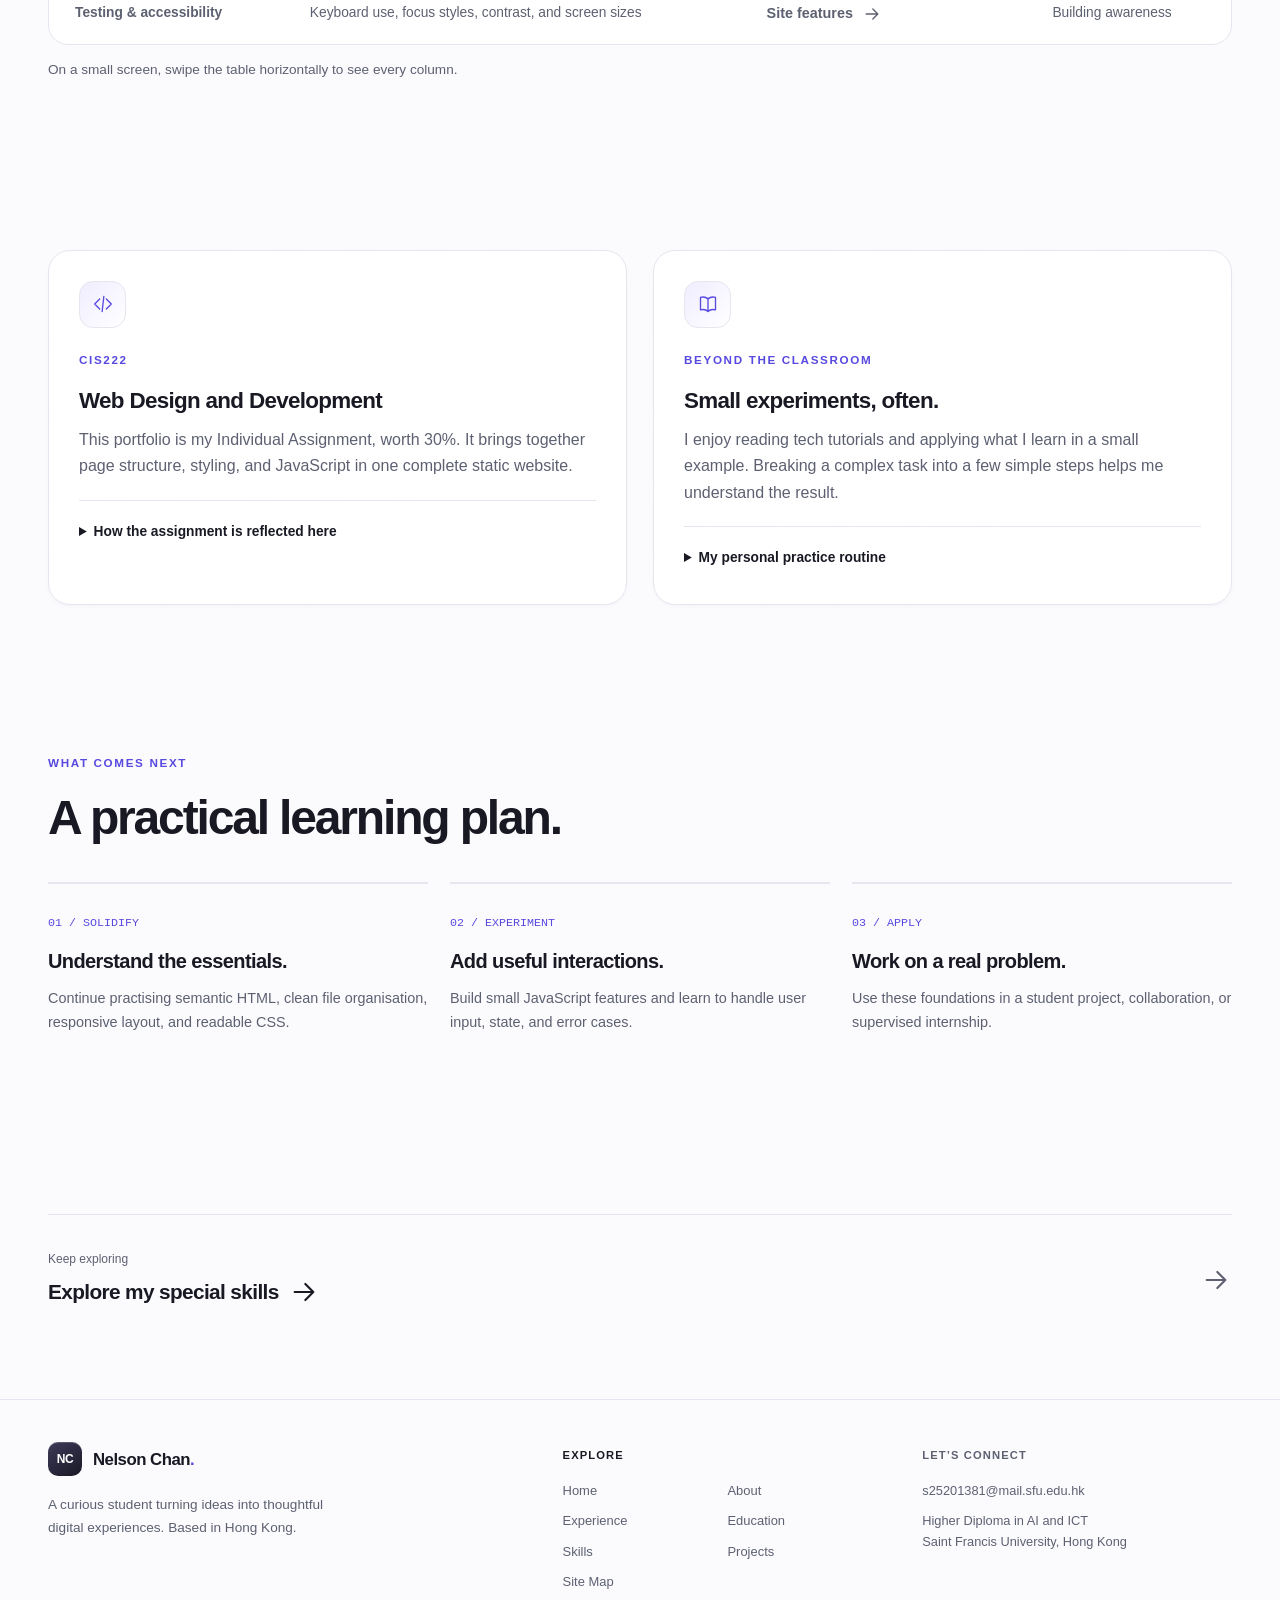
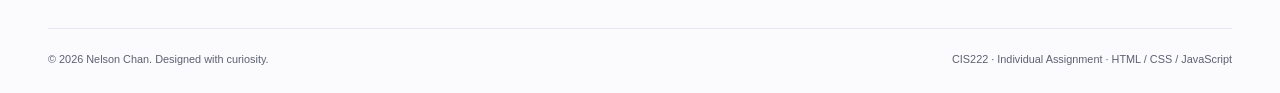
<file: education.html>
<!doctype html>
<html lang="en">
  <head>
    <meta charset="UTF-8" />
    <meta name="viewport" content="width=device-width, initial-scale=1.0" />
    <meta
      name="description"
      content="Nelson’s education at Saint Francis University, web development learning roadmap, and CIS222 assignment."
    />
    <meta name="author" content="Nelson Chan" />
    <meta name="theme-color" content="#fbfbfe" />
    <title>Education background | Nelson Chan</title>
    <link
      rel="icon"
      href="data:image/svg+xml,%3Csvg xmlns='http://www.w3.org/2000/svg' viewBox='0 0 40 40'%3E%3Crect width='40' height='40' rx='12' fill='%235848e8'/%3E%3Ctext x='20' y='26' text-anchor='middle' fill='white' font-family='Arial' font-size='19'%3ENC%3C/text%3E%3C/svg%3E"
    />
    <link rel="stylesheet" href="css/style.css" />
    <script src="js/script.js" defer></script>
  </head>
  <body>
    <a class="skip-link" href="#main">Skip to content</a>
    <header class="site-header">
      <div class="container nav-shell">
        <a class="brand" href="index.html" aria-label="Nelson Chan — Home"
          ><span class="brand-mark" aria-hidden="true">NC</span
          ><span>Nelson Chan<span class="brand-dot">.</span></span></a
        >
        <nav class="site-nav" id="site-nav" aria-label="Main navigation">
          <a href="personal.html">About</a
          ><a href="experience.html">Experience</a
          ><a href="education.html" aria-current="page">Education</a
          ><a href="skills.html">Skills</a><a href="projects.html">Projects</a
          ><a href="sitemap.html">Site Map</a>
        </nav>
        <div class="nav-tools">
          <button
            type="button"
            class="icon-btn js-only"
            data-theme-toggle
            aria-label="Switch to dark theme"
            aria-pressed="false"
          >
            <span data-moon
              ><svg
                class="icon"
                viewBox="0 0 24 24"
                fill="none"
                stroke="currentColor"
                stroke-width="1.6"
                stroke-linecap="round"
                stroke-linejoin="round"
                aria-hidden="true"
              >
                <path d="M21 13A9 9 0 0 1 11 3a9 9 0 1 0 10 10Z" /></svg></span
            ><span data-sun hidden
              ><svg
                class="icon"
                viewBox="0 0 24 24"
                fill="none"
                stroke="currentColor"
                stroke-width="1.6"
                stroke-linecap="round"
                stroke-linejoin="round"
                aria-hidden="true"
              >
                <circle cx="12" cy="12" r="4" />
                <path
                  d="M12 2v2m0 16v2M2 12h2m16 0h2M5 5l1.4 1.4m11.2 11.2L19 19M5 19l1.4-1.4M17.6 6.4 19 5"
                /></svg
            ></span>
          </button>
          <button
            type="button"
            class="icon-btn menu-toggle js-only"
            data-menu-toggle
            aria-controls="site-nav"
            aria-expanded="false"
            aria-label="Open navigation menu"
          >
            <svg
              class="icon"
              viewBox="0 0 24 24"
              fill="none"
              stroke="currentColor"
              stroke-width="1.6"
              stroke-linecap="round"
              stroke-linejoin="round"
              aria-hidden="true"
            >
              <path d="M4 7h16M4 12h16M4 17h16" />
            </svg>
          </button>
        </div>
      </div>
      <div class="reading-progress" aria-hidden="true"></div>
    </header>
    <noscript
      ><div class="no-js-note container">
        All pages are available. Enable JavaScript for theme switching, project
        filters, and enhanced interactions.
      </div></noscript
    >
    <main id="main" tabindex="-1">
      <section class="container page-hero">
        <nav class="breadcrumb" aria-label="Breadcrumb">
          <a href="index.html">Home</a
          ><svg
            class="icon"
            viewBox="0 0 24 24"
            fill="none"
            stroke="currentColor"
            stroke-width="1.6"
            stroke-linecap="round"
            stroke-linejoin="round"
            aria-hidden="true"
          >
            <path d="m9 5 7 7-7 7" /></svg
          ><span aria-current="page">Education background</span>
        </nav>
        <span class="eyebrow">03 / Education background</span>
        <h1 class="reveal">
          Strong foundations.<br /><span class="accent">Room to grow.</span>
        </h1>
        <p class="lead reveal">
          My studies in AI and ICT are the starting point for a career in web
          design and software engineering.
        </p>
      </section>
      <section class="container section-tight" id="qualification">
        <div class="card edu-card reveal">
          <div class="school-mark">
            <svg
              class="icon"
              viewBox="0 0 24 24"
              fill="none"
              stroke="currentColor"
              stroke-width="1.6"
              stroke-linecap="round"
              stroke-linejoin="round"
              aria-hidden="true"
            >
              <path d="m2 9 10-6 10 6-10 6L2 9zm4 3v5c4 3 8 3 12 0v-5m4-3v9" />
            </svg>
          </div>
          <div>
            <span class="eyebrow">Current qualification</span>
            <h2>Higher Diploma<br />in AI and ICT</h2>
            <p class="lead reveal">Saint Francis University<br />Hong Kong</p>
          </div>
          <div class="edu-meta">
            <p><strong>Started</strong>2025</p>
            <p><strong>Current stage</strong>Student</p>
            <p>
              <strong>Career direction</strong>Web Designer / Software Engineer
            </p>
          </div>
        </div>
      </section>
      <section class="container section" id="learning">
        <div class="section-head">
          <div>
            <span class="eyebrow">Learning in practice</span>
            <h2>From concepts to a working page.</h2>
          </div>
          <p>
            My current web learning focuses on structure, visual design, and
            browser interactions.
          </p>
        </div>
        <div
          class="table-wrap reveal"
          role="region"
          aria-label="Learning focus table, horizontally scrollable on small screens"
          tabindex="0"
        >
          <table>
            <caption>
              Personal learning roadmap — topic areas, not an official
              university module list.
            </caption>
            <thead>
              <tr>
                <th scope="col">Study area</th>
                <th scope="col">What I’m practising</th>
                <th scope="col">Portfolio evidence</th>
                <th scope="col">Stage</th>
              </tr>
            </thead>
            <tbody>
              <tr>
                <td>HTML foundations</td>
                <td>Headings, landmarks, links, images, and tables</td>
                <td>
                  <a class="text-link" href="sitemap.html"
                    >Seven linked pages<svg
                      class="icon"
                      viewBox="0 0 24 24"
                      fill="none"
                      stroke="currentColor"
                      stroke-width="1.6"
                      stroke-linecap="round"
                      stroke-linejoin="round"
                      aria-hidden="true"
                    >
                      <path d="M5 12h14m-6-6 6 6-6 6" /></svg
                  ></a>
                </td>
                <td>Learning &amp; applying</td>
              </tr>
              <tr>
                <td>CSS &amp; layout</td>
                <td>DIV layouts, Grid, Flexbox, spacing, and media queries</td>
                <td>
                  <a class="text-link" href="projects.html#brief-portfolio"
                    >Responsive portfolio<svg
                      class="icon"
                      viewBox="0 0 24 24"
                      fill="none"
                      stroke="currentColor"
                      stroke-width="1.6"
                      stroke-linecap="round"
                      stroke-linejoin="round"
                      aria-hidden="true"
                    >
                      <path d="M5 12h14m-6-6 6 6-6 6" /></svg
                  ></a>
                </td>
                <td>Learning &amp; applying</td>
              </tr>
              <tr>
                <td>JavaScript basics</td>
                <td>Functions, DOM events, state, and conditional logic</td>
                <td>
                  <a class="text-link" href="skills.html#skills"
                    >Interactive components<svg
                      class="icon"
                      viewBox="0 0 24 24"
                      fill="none"
                      stroke="currentColor"
                      stroke-width="1.6"
                      stroke-linecap="round"
                      stroke-linejoin="round"
                      aria-hidden="true"
                    >
                      <path d="M5 12h14m-6-6 6 6-6 6" /></svg
                  ></a>
                </td>
                <td>Practising</td>
              </tr>
              <tr>
                <td>Interface design</td>
                <td>
                  Visual hierarchy, typography, consistency, and usability
                </td>
                <td>
                  <a class="text-link" href="projects.html#brief-reading"
                    >Reading Room concept<svg
                      class="icon"
                      viewBox="0 0 24 24"
                      fill="none"
                      stroke="currentColor"
                      stroke-width="1.6"
                      stroke-linecap="round"
                      stroke-linejoin="round"
                      aria-hidden="true"
                    >
                      <path d="M5 12h14m-6-6 6 6-6 6" /></svg
                  ></a>
                </td>
                <td>Exploring</td>
              </tr>
              <tr>
                <td>Testing &amp; accessibility</td>
                <td>Keyboard use, focus styles, contrast, and screen sizes</td>
                <td>
                  <a class="text-link" href="sitemap.html#site-features"
                    >Site features<svg
                      class="icon"
                      viewBox="0 0 24 24"
                      fill="none"
                      stroke="currentColor"
                      stroke-width="1.6"
                      stroke-linecap="round"
                      stroke-linejoin="round"
                      aria-hidden="true"
                    >
                      <path d="M5 12h14m-6-6 6 6-6 6" /></svg
                  ></a>
                </td>
                <td>Building awareness</td>
              </tr>
            </tbody>
          </table>
        </div>
        <p class="muted small" style="margin-top: 14px">
          On a small screen, swipe the table horizontally to see every column.
        </p>
      </section>
      <section class="container section-tight" id="assignment">
        <div class="grid-2">
          <div class="card reveal">
            <div class="card-icon">
              <svg
                class="icon"
                viewBox="0 0 24 24"
                fill="none"
                stroke="currentColor"
                stroke-width="1.6"
                stroke-linecap="round"
                stroke-linejoin="round"
                aria-hidden="true"
              >
                <path d="m8 6-6 6 6 6m8-12 6 6-6 6m-3-15-2 18" />
              </svg>
            </div>
            <span class="eyebrow">CIS222</span>
            <h3>Web Design and Development</h3>
            <p class="muted">
              This portfolio is my Individual Assignment, worth 30%. It brings
              together page structure, styling, and JavaScript in one complete
              static website.
            </p>
            <details>
              <summary>How the assignment is reflected here</summary>
              <p>
                The site includes seven separate HTML pages, an external CSS
                file, an external JavaScript file, DIV-based layouts, this HTML
                table, original SVG images, responsive navigation, and
                interactive controls.
              </p>
            </details>
          </div>
          <div class="card reveal">
            <div class="card-icon">
              <svg
                class="icon"
                viewBox="0 0 24 24"
                fill="none"
                stroke="currentColor"
                stroke-width="1.6"
                stroke-linecap="round"
                stroke-linejoin="round"
                aria-hidden="true"
              >
                <path
                  d="M12 5v15M3 4c4-1 7 0 9 2 2-2 5-3 9-2v15c-4-1-7 0-9 2-2-2-5-3-9-2z"
                />
              </svg>
            </div>
            <span class="eyebrow">Beyond the classroom</span>
            <h3>Small experiments, often.</h3>
            <p class="muted">
              I enjoy reading tech tutorials and applying what I learn in a
              small example. Breaking a complex task into a few simple steps
              helps me understand the result.
            </p>
            <details>
              <summary>My personal practice routine</summary>
              <p>
                Read the explanation, build a minimal example, change one thing,
                and observe the result. Then write a short note about what
                worked and what I need to revisit.
              </p>
            </details>
          </div>
        </div>
      </section>
      <section class="container section" id="next-steps">
        <div class="section-head">
          <div>
            <span class="eyebrow">What comes next</span>
            <h2>A practical learning plan.</h2>
          </div>
        </div>
        <div class="grid-3">
          <div class="learning-step reveal">
            <span class="number">01 / SOLIDIFY</span>
            <h3>Understand the essentials.</h3>
            <p>
              Continue practising semantic HTML, clean file organisation,
              responsive layout, and readable CSS.
            </p>
          </div>
          <div class="learning-step reveal">
            <span class="number">02 / EXPERIMENT</span>
            <h3>Add useful interactions.</h3>
            <p>
              Build small JavaScript features and learn to handle user input,
              state, and error cases.
            </p>
          </div>
          <div class="learning-step reveal">
            <span class="number">03 / APPLY</span>
            <h3>Work on a real problem.</h3>
            <p>
              Use these foundations in a student project, collaboration, or
              supervised internship.
            </p>
          </div>
        </div>
      </section>
      <div class="container page-next">
        <div>
          <p>Keep exploring</p>
          <a class="text-link" href="skills.html"
            >Explore my special skills<svg
              class="icon"
              viewBox="0 0 24 24"
              fill="none"
              stroke="currentColor"
              stroke-width="1.6"
              stroke-linecap="round"
              stroke-linejoin="round"
              aria-hidden="true"
            >
              <path d="M5 12h14m-6-6 6 6-6 6" /></svg
          ></a>
        </div>
        <span class="muted small"
          ><svg
            class="icon"
            viewBox="0 0 24 24"
            fill="none"
            stroke="currentColor"
            stroke-width="1.6"
            stroke-linecap="round"
            stroke-linejoin="round"
            aria-hidden="true"
          >
            <path d="M5 12h14m-6-6 6 6-6 6" /></svg
        ></span>
      </div>
    </main>
    <footer class="site-footer">
      <div class="container">
        <div class="footer-top">
          <div class="footer-intro">
            <a class="brand" href="index.html" aria-label="Nelson Chan — Home"
              ><span class="brand-mark" aria-hidden="true">NC</span
              ><span>Nelson Chan<span class="brand-dot">.</span></span></a
            >
            <p>
              A curious student turning ideas into thoughtful digital
              experiences. Based in Hong Kong.
            </p>
          </div>
          <div>
            <div class="footer-title">Explore</div>
            <nav class="footer-links" aria-label="Footer navigation">
              <a href="index.html">Home</a><a href="personal.html">About</a
              ><a href="experience.html">Experience</a
              ><a href="education.html">Education</a
              ><a href="skills.html">Skills</a
              ><a href="projects.html">Projects</a
              ><a href="sitemap.html">Site Map</a>
            </nav>
          </div>
          <div class="footer-contact">
            <div class="footer-title">Let’s connect</div>
            <p>
              <a href="mailto:s25201381@mail.sfu.edu.hk"
                >s25201381@mail.sfu.edu.hk</a
              >
            </p>
            <p>
              Higher Diploma in AI and ICT<br />Saint Francis University, Hong
              Kong
            </p>
          </div>
        </div>
        <div class="footer-bottom">
          <span>© 2026 Nelson Chan. Designed with curiosity.</span
          ><span>CIS222 · Individual Assignment · HTML / CSS / JavaScript</span>
        </div>
      </div>
    </footer>
    <button
      class="icon-btn back-to-top js-only"
      type="button"
      data-back-to-top
      aria-label="Back to top"
    >
      <svg
        class="icon"
        viewBox="0 0 24 24"
        fill="none"
        stroke="currentColor"
        stroke-width="1.6"
        stroke-linecap="round"
        stroke-linejoin="round"
        aria-hidden="true"
      >
        <path d="M12 19V5m-6 6 6-6 6 6" />
      </svg>
    </button>
    <div
      class="toast"
      role="status"
      aria-live="polite"
      aria-atomic="true"
    ></div>
  </body>
</html>
</file>
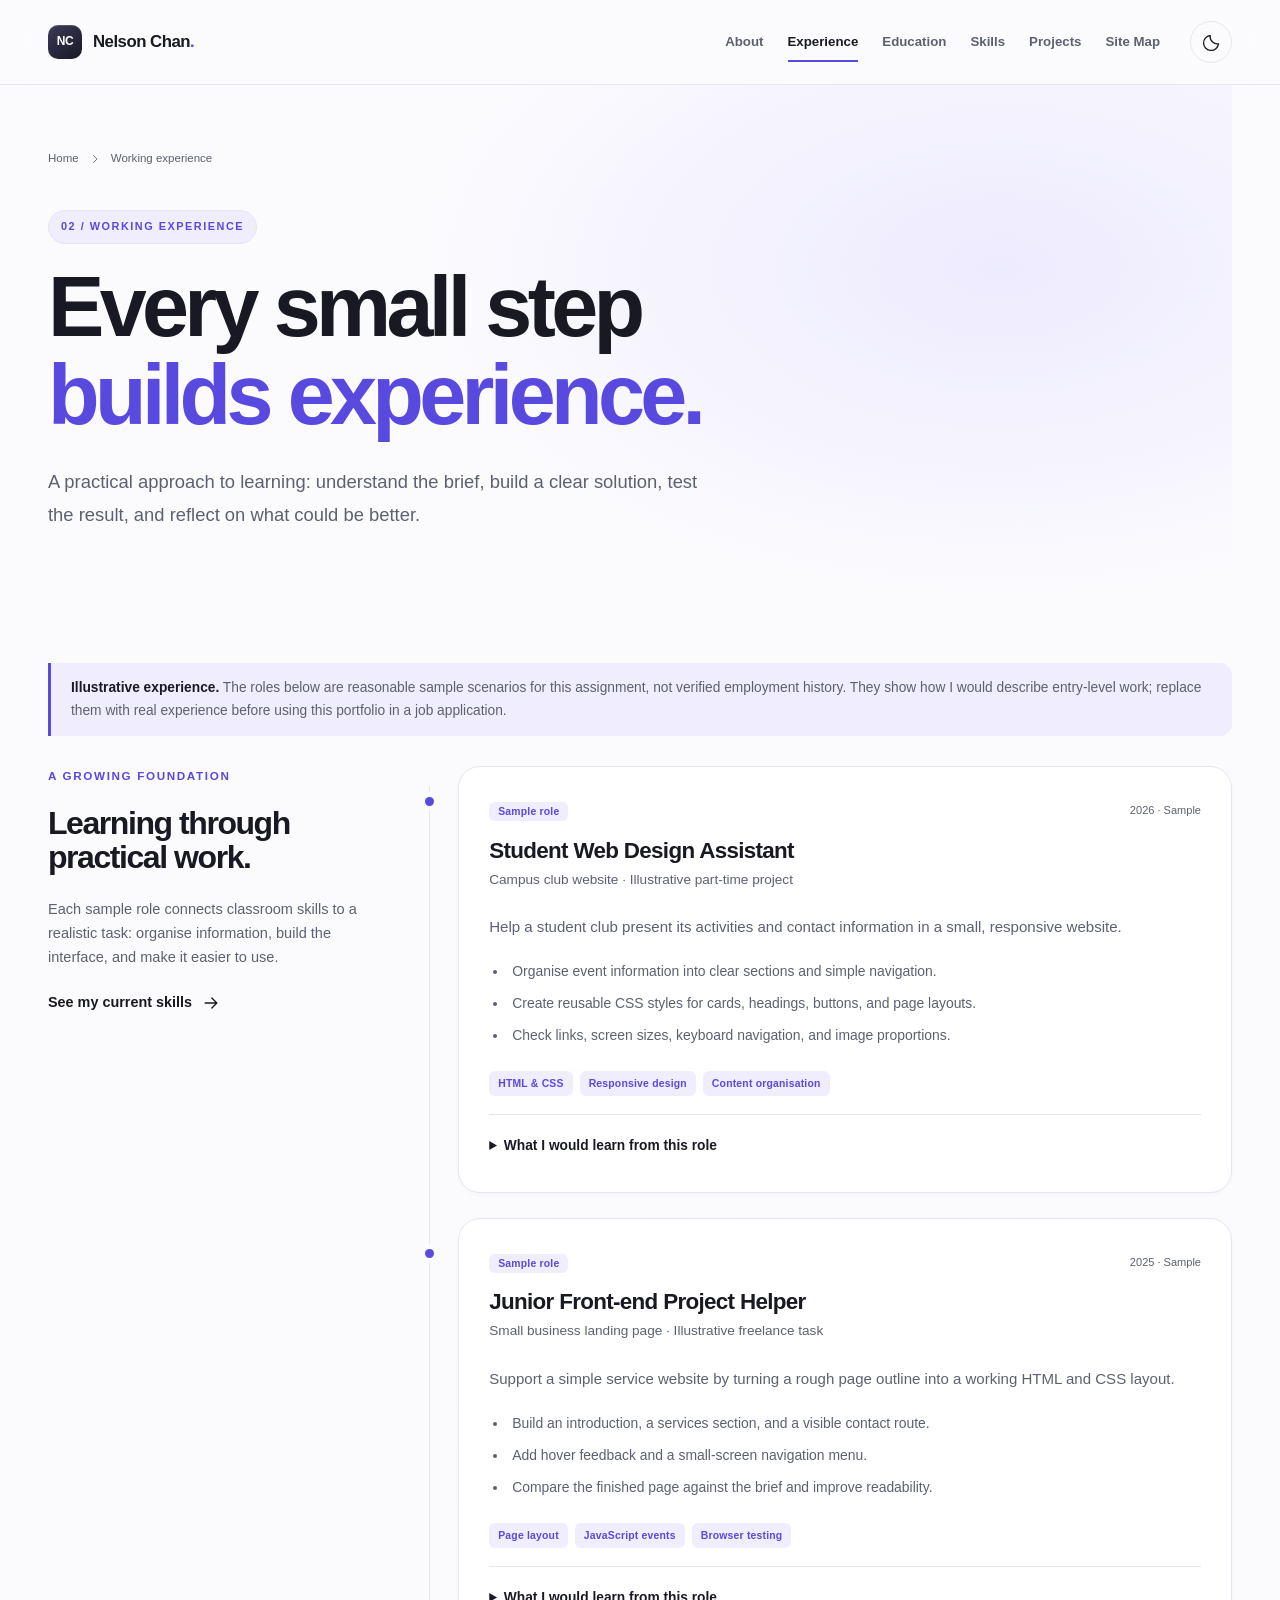
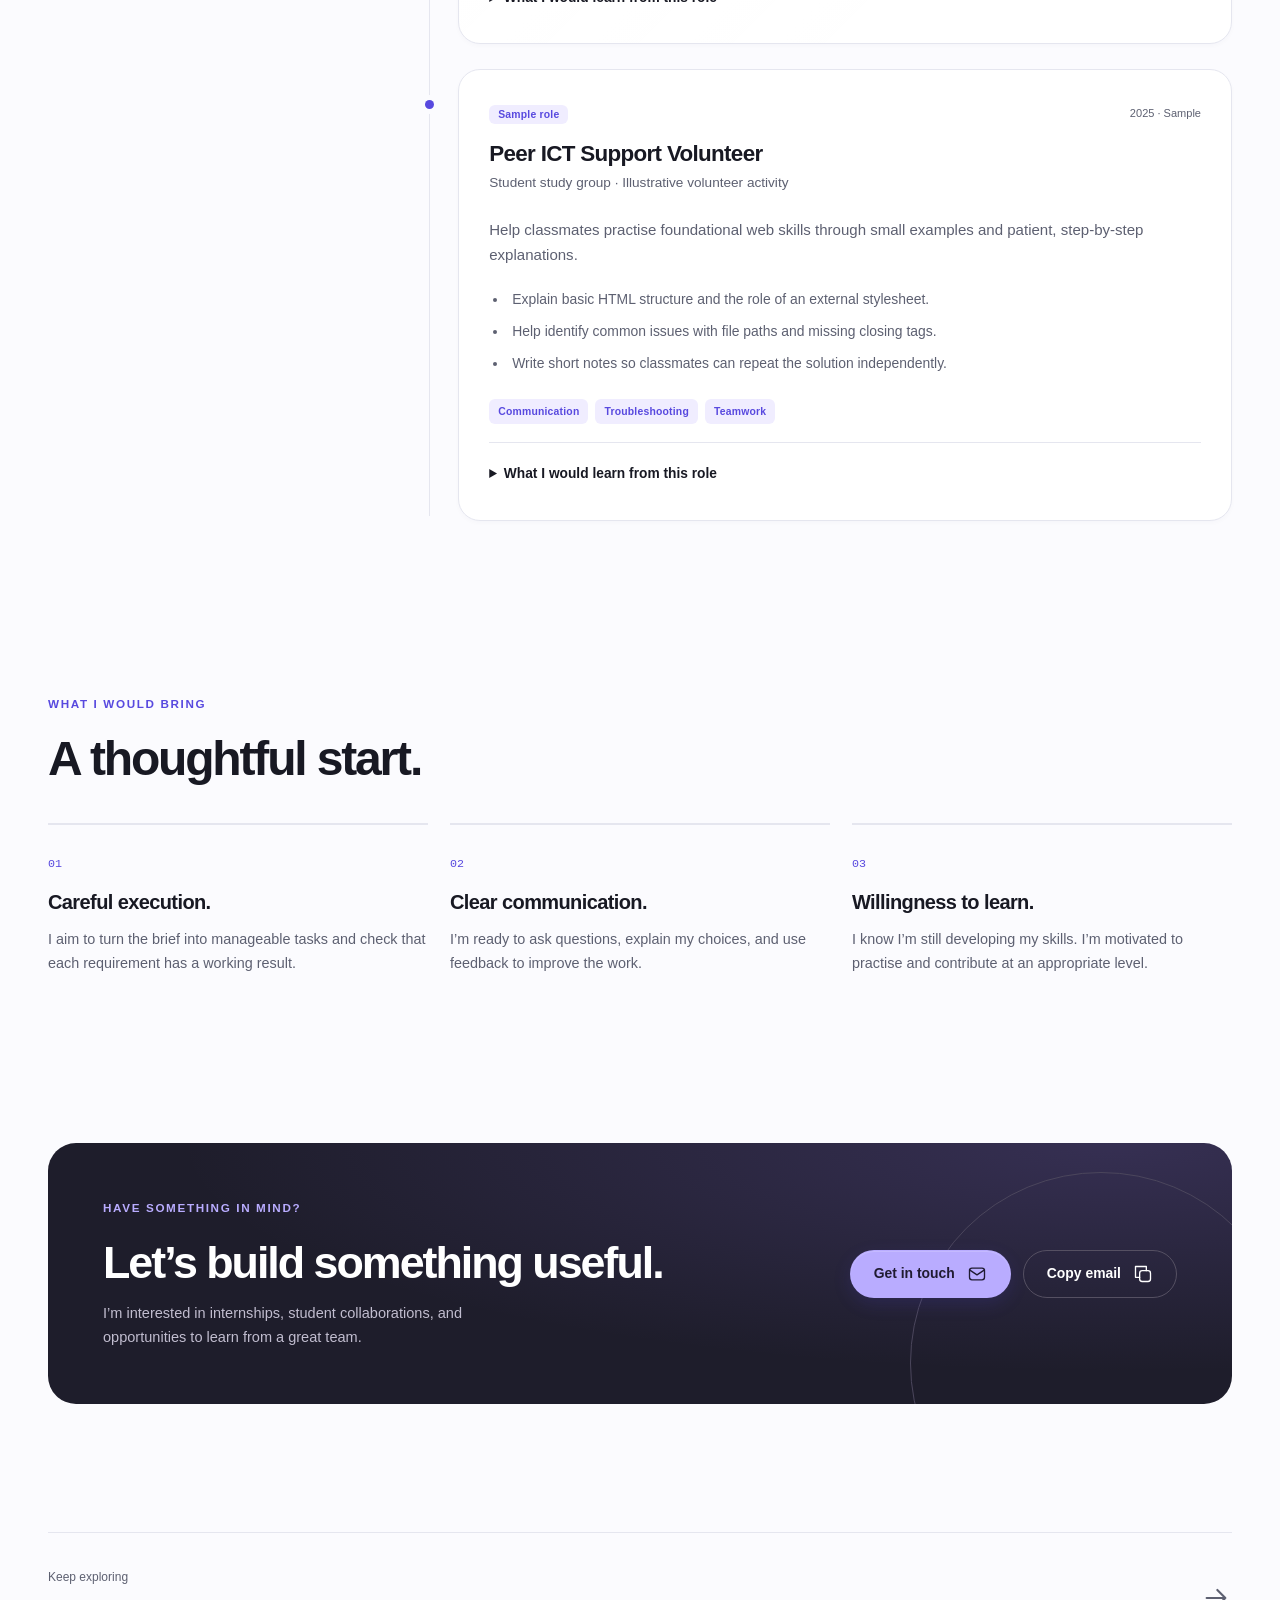
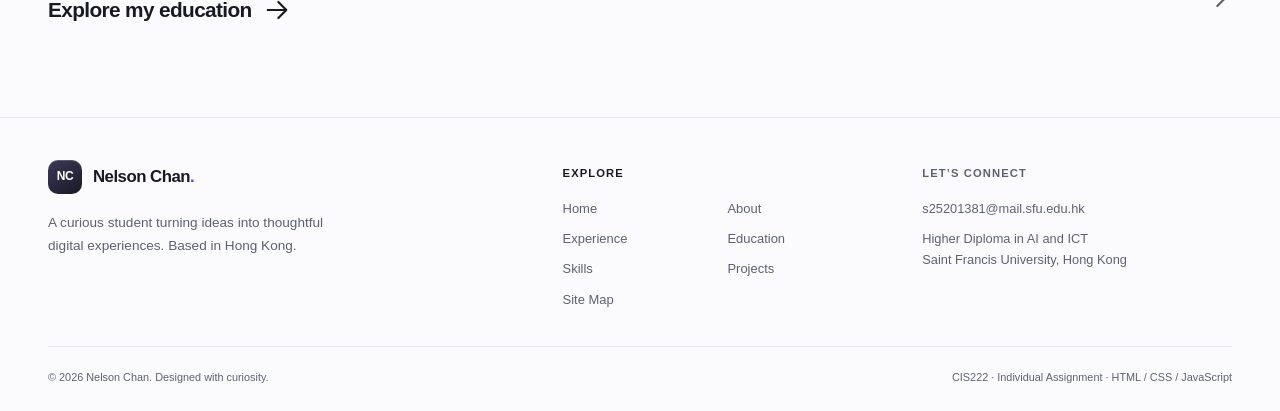
<file: experience.html>
<!doctype html>
<html lang="en">
  <head>
    <meta charset="UTF-8" />
    <meta name="viewport" content="width=device-width, initial-scale=1.0" />
    <meta
      name="description"
      content="Illustrative entry-level working experience, practical responsibilities, and transferable skills for Nelson’s student portfolio."
    />
    <meta name="author" content="Nelson Chan" />
    <meta name="theme-color" content="#fbfbfe" />
    <title>Working experience | Nelson Chan</title>
    <link
      rel="icon"
      href="data:image/svg+xml,%3Csvg xmlns='http://www.w3.org/2000/svg' viewBox='0 0 40 40'%3E%3Crect width='40' height='40' rx='12' fill='%235848e8'/%3E%3Ctext x='20' y='26' text-anchor='middle' fill='white' font-family='Arial' font-size='19'%3ENC%3C/text%3E%3C/svg%3E"
    />
    <link rel="stylesheet" href="css/style.css" />
    <script src="js/script.js" defer></script>
  </head>
  <body>
    <a class="skip-link" href="#main">Skip to content</a>
    <header class="site-header">
      <div class="container nav-shell">
        <a class="brand" href="index.html" aria-label="Nelson Chan — Home"
          ><span class="brand-mark" aria-hidden="true">NC</span
          ><span>Nelson Chan<span class="brand-dot">.</span></span></a
        >
        <nav class="site-nav" id="site-nav" aria-label="Main navigation">
          <a href="personal.html">About</a
          ><a href="experience.html" aria-current="page">Experience</a
          ><a href="education.html">Education</a><a href="skills.html">Skills</a
          ><a href="projects.html">Projects</a
          ><a href="sitemap.html">Site Map</a>
        </nav>
        <div class="nav-tools">
          <button
            type="button"
            class="icon-btn js-only"
            data-theme-toggle
            aria-label="Switch to dark theme"
            aria-pressed="false"
          >
            <span data-moon
              ><svg
                class="icon"
                viewBox="0 0 24 24"
                fill="none"
                stroke="currentColor"
                stroke-width="1.6"
                stroke-linecap="round"
                stroke-linejoin="round"
                aria-hidden="true"
              >
                <path d="M21 13A9 9 0 0 1 11 3a9 9 0 1 0 10 10Z" /></svg></span
            ><span data-sun hidden
              ><svg
                class="icon"
                viewBox="0 0 24 24"
                fill="none"
                stroke="currentColor"
                stroke-width="1.6"
                stroke-linecap="round"
                stroke-linejoin="round"
                aria-hidden="true"
              >
                <circle cx="12" cy="12" r="4" />
                <path
                  d="M12 2v2m0 16v2M2 12h2m16 0h2M5 5l1.4 1.4m11.2 11.2L19 19M5 19l1.4-1.4M17.6 6.4 19 5"
                /></svg
            ></span>
          </button>
          <button
            type="button"
            class="icon-btn menu-toggle js-only"
            data-menu-toggle
            aria-controls="site-nav"
            aria-expanded="false"
            aria-label="Open navigation menu"
          >
            <svg
              class="icon"
              viewBox="0 0 24 24"
              fill="none"
              stroke="currentColor"
              stroke-width="1.6"
              stroke-linecap="round"
              stroke-linejoin="round"
              aria-hidden="true"
            >
              <path d="M4 7h16M4 12h16M4 17h16" />
            </svg>
          </button>
        </div>
      </div>
      <div class="reading-progress" aria-hidden="true"></div>
    </header>
    <noscript
      ><div class="no-js-note container">
        All pages are available. Enable JavaScript for theme switching, project
        filters, and enhanced interactions.
      </div></noscript
    >
    <main id="main" tabindex="-1">
      <section class="container page-hero">
        <nav class="breadcrumb" aria-label="Breadcrumb">
          <a href="index.html">Home</a
          ><svg
            class="icon"
            viewBox="0 0 24 24"
            fill="none"
            stroke="currentColor"
            stroke-width="1.6"
            stroke-linecap="round"
            stroke-linejoin="round"
            aria-hidden="true"
          >
            <path d="m9 5 7 7-7 7" /></svg
          ><span aria-current="page">Working experience</span>
        </nav>
        <span class="eyebrow">02 / Working experience</span>
        <h1 class="reveal">
          Every small step<br /><span class="accent">builds experience.</span>
        </h1>
        <p class="lead reveal">
          A practical approach to learning: understand the brief, build a clear
          solution, test the result, and reflect on what could be better.
        </p>
      </section>
      <section class="container section-tight" id="experience">
        <div class="note">
          <strong>Illustrative experience.</strong> The roles below are
          reasonable sample scenarios for this assignment, not verified
          employment history. They show how I would describe entry-level work;
          replace them with real experience before using this portfolio in a job
          application.
        </div>
        <div class="experience-layout">
          <div class="sidebar-title">
            <span class="eyebrow">A growing foundation</span>
            <h2>Learning through<br />practical work.</h2>
            <p>
              Each sample role connects classroom skills to a realistic task:
              organise information, build the interface, and make it easier to
              use.
            </p>
            <a class="text-link" href="skills.html"
              >See my current skills<svg
                class="icon"
                viewBox="0 0 24 24"
                fill="none"
                stroke="currentColor"
                stroke-width="1.6"
                stroke-linecap="round"
                stroke-linejoin="round"
                aria-hidden="true"
              >
                <path d="M5 12h14m-6-6 6 6-6 6" /></svg
            ></a>
          </div>
          <div class="timeline">
            <article class="card timeline-item reveal">
              <div class="role-top">
                <div>
                  <span class="tag">Sample role</span>
                  <h3 style="margin-top: 15px">Student Web Design Assistant</h3>
                  <p>Campus club website · Illustrative part-time project</p>
                </div>
                <span class="date">2026 · Sample</span>
              </div>
              <p class="role-description">
                Help a student club present its activities and contact
                information in a small, responsive website.
              </p>
              <ul class="role-bullets">
                <li>
                  Organise event information into clear sections and simple
                  navigation.
                </li>
                <li>
                  Create reusable CSS styles for cards, headings, buttons, and
                  page layouts.
                </li>
                <li>
                  Check links, screen sizes, keyboard navigation, and image
                  proportions.
                </li>
              </ul>
              <div class="tags">
                <span class="tag">HTML &amp; CSS</span
                ><span class="tag">Responsive design</span
                ><span class="tag">Content organisation</span>
              </div>
              <details>
                <summary>What I would learn from this role</summary>
                <p>
                  A website needs to make its purpose clear before it tries to
                  impress. Short labels, consistent spacing, and accurate event
                  information would be my priorities.
                </p>
              </details>
            </article>
            <article class="card timeline-item reveal">
              <div class="role-top">
                <div>
                  <span class="tag">Sample role</span>
                  <h3 style="margin-top: 15px">
                    Junior Front-end Project Helper
                  </h3>
                  <p>
                    Small business landing page · Illustrative freelance task
                  </p>
                </div>
                <span class="date">2025 · Sample</span>
              </div>
              <p class="role-description">
                Support a simple service website by turning a rough page outline
                into a working HTML and CSS layout.
              </p>
              <ul class="role-bullets">
                <li>
                  Build an introduction, a services section, and a visible
                  contact route.
                </li>
                <li>Add hover feedback and a small-screen navigation menu.</li>
                <li>
                  Compare the finished page against the brief and improve
                  readability.
                </li>
              </ul>
              <div class="tags">
                <span class="tag">Page layout</span
                ><span class="tag">JavaScript events</span
                ><span class="tag">Browser testing</span>
              </div>
              <details>
                <summary>What I would learn from this role</summary>
                <p>
                  Good work starts with a shared understanding of the task. I
                  would confirm the content, agree on the main call to action,
                  and test changes in the browser before considering them
                  complete.
                </p>
              </details>
            </article>
            <article class="card timeline-item reveal">
              <div class="role-top">
                <div>
                  <span class="tag">Sample role</span>
                  <h3 style="margin-top: 15px">Peer ICT Support Volunteer</h3>
                  <p>Student study group · Illustrative volunteer activity</p>
                </div>
                <span class="date">2025 · Sample</span>
              </div>
              <p class="role-description">
                Help classmates practise foundational web skills through small
                examples and patient, step-by-step explanations.
              </p>
              <ul class="role-bullets">
                <li>
                  Explain basic HTML structure and the role of an external
                  stylesheet.
                </li>
                <li>
                  Help identify common issues with file paths and missing
                  closing tags.
                </li>
                <li>
                  Write short notes so classmates can repeat the solution
                  independently.
                </li>
              </ul>
              <div class="tags">
                <span class="tag">Communication</span
                ><span class="tag">Troubleshooting</span
                ><span class="tag">Teamwork</span>
              </div>
              <details>
                <summary>What I would learn from this role</summary>
                <p>
                  Explaining a concept clearly is a good way to understand it
                  better. I would use a small example, ask the learner to try
                  it, and check that the result makes sense to them.
                </p>
              </details>
            </article>
          </div>
        </div>
      </section>
      <section class="container section" id="contribution">
        <div class="section-head">
          <div>
            <span class="eyebrow">What I would bring</span>
            <h2>A thoughtful start.</h2>
          </div>
        </div>
        <div class="grid-3">
          <div class="learning-step reveal">
            <span class="number">01</span>
            <h3>Careful execution.</h3>
            <p>
              I aim to turn the brief into manageable tasks and check that each
              requirement has a working result.
            </p>
          </div>
          <div class="learning-step reveal">
            <span class="number">02</span>
            <h3>Clear communication.</h3>
            <p>
              I’m ready to ask questions, explain my choices, and use feedback
              to improve the work.
            </p>
          </div>
          <div class="learning-step reveal">
            <span class="number">03</span>
            <h3>Willingness to learn.</h3>
            <p>
              I know I’m still developing my skills. I’m motivated to practise
              and contribute at an appropriate level.
            </p>
          </div>
        </div>
      </section>
      <section
        class="container section-tight"
        id="contact"
        aria-labelledby="contact-title"
      >
        <div class="contact-band reveal">
          <div>
            <span class="eyebrow" style="color: #b9acff"
              >Have something in mind?</span
            >
            <h2 id="contact-title">Let’s build something useful.</h2>
            <p>
              I’m interested in internships, student collaborations, and
              opportunities to learn from a great team.
            </p>
          </div>
          <div class="button-row">
            <a class="btn btn-primary" href="mailto:s25201381@mail.sfu.edu.hk"
              >Get in touch<svg
                class="icon"
                viewBox="0 0 24 24"
                fill="none"
                stroke="currentColor"
                stroke-width="1.6"
                stroke-linecap="round"
                stroke-linejoin="round"
                aria-hidden="true"
              >
                <rect x="3" y="5" width="18" height="14" rx="3" />
                <path d="m3 7 9 6 9-6" /></svg></a
            ><button
              class="btn btn-secondary js-only"
              type="button"
              data-copy-email
            >
              Copy email<svg
                class="icon"
                viewBox="0 0 24 24"
                fill="none"
                stroke="currentColor"
                stroke-width="1.6"
                stroke-linecap="round"
                stroke-linejoin="round"
                aria-hidden="true"
              >
                <rect x="8" y="8" width="13" height="13" rx="3" />
                <path d="M16 8V3H3v13h5" />
              </svg>
            </button>
          </div>
        </div>
      </section>
      <div class="container page-next">
        <div>
          <p>Keep exploring</p>
          <a class="text-link" href="education.html"
            >Explore my education<svg
              class="icon"
              viewBox="0 0 24 24"
              fill="none"
              stroke="currentColor"
              stroke-width="1.6"
              stroke-linecap="round"
              stroke-linejoin="round"
              aria-hidden="true"
            >
              <path d="M5 12h14m-6-6 6 6-6 6" /></svg
          ></a>
        </div>
        <span class="muted small"
          ><svg
            class="icon"
            viewBox="0 0 24 24"
            fill="none"
            stroke="currentColor"
            stroke-width="1.6"
            stroke-linecap="round"
            stroke-linejoin="round"
            aria-hidden="true"
          >
            <path d="M5 12h14m-6-6 6 6-6 6" /></svg
        ></span>
      </div>
    </main>
    <footer class="site-footer">
      <div class="container">
        <div class="footer-top">
          <div class="footer-intro">
            <a class="brand" href="index.html" aria-label="Nelson Chan — Home"
              ><span class="brand-mark" aria-hidden="true">NC</span
              ><span>Nelson Chan<span class="brand-dot">.</span></span></a
            >
            <p>
              A curious student turning ideas into thoughtful digital
              experiences. Based in Hong Kong.
            </p>
          </div>
          <div>
            <div class="footer-title">Explore</div>
            <nav class="footer-links" aria-label="Footer navigation">
              <a href="index.html">Home</a><a href="personal.html">About</a
              ><a href="experience.html">Experience</a
              ><a href="education.html">Education</a
              ><a href="skills.html">Skills</a
              ><a href="projects.html">Projects</a
              ><a href="sitemap.html">Site Map</a>
            </nav>
          </div>
          <div class="footer-contact">
            <div class="footer-title">Let’s connect</div>
            <p>
              <a href="mailto:s25201381@mail.sfu.edu.hk"
                >s25201381@mail.sfu.edu.hk</a
              >
            </p>
            <p>
              Higher Diploma in AI and ICT<br />Saint Francis University, Hong
              Kong
            </p>
          </div>
        </div>
        <div class="footer-bottom">
          <span>© 2026 Nelson Chan. Designed with curiosity.</span
          ><span>CIS222 · Individual Assignment · HTML / CSS / JavaScript</span>
        </div>
      </div>
    </footer>
    <button
      class="icon-btn back-to-top js-only"
      type="button"
      data-back-to-top
      aria-label="Back to top"
    >
      <svg
        class="icon"
        viewBox="0 0 24 24"
        fill="none"
        stroke="currentColor"
        stroke-width="1.6"
        stroke-linecap="round"
        stroke-linejoin="round"
        aria-hidden="true"
      >
        <path d="M12 19V5m-6 6 6-6 6 6" />
      </svg>
    </button>
    <div
      class="toast"
      role="status"
      aria-live="polite"
      aria-atomic="true"
    ></div>
  </body>
</html>
</file>
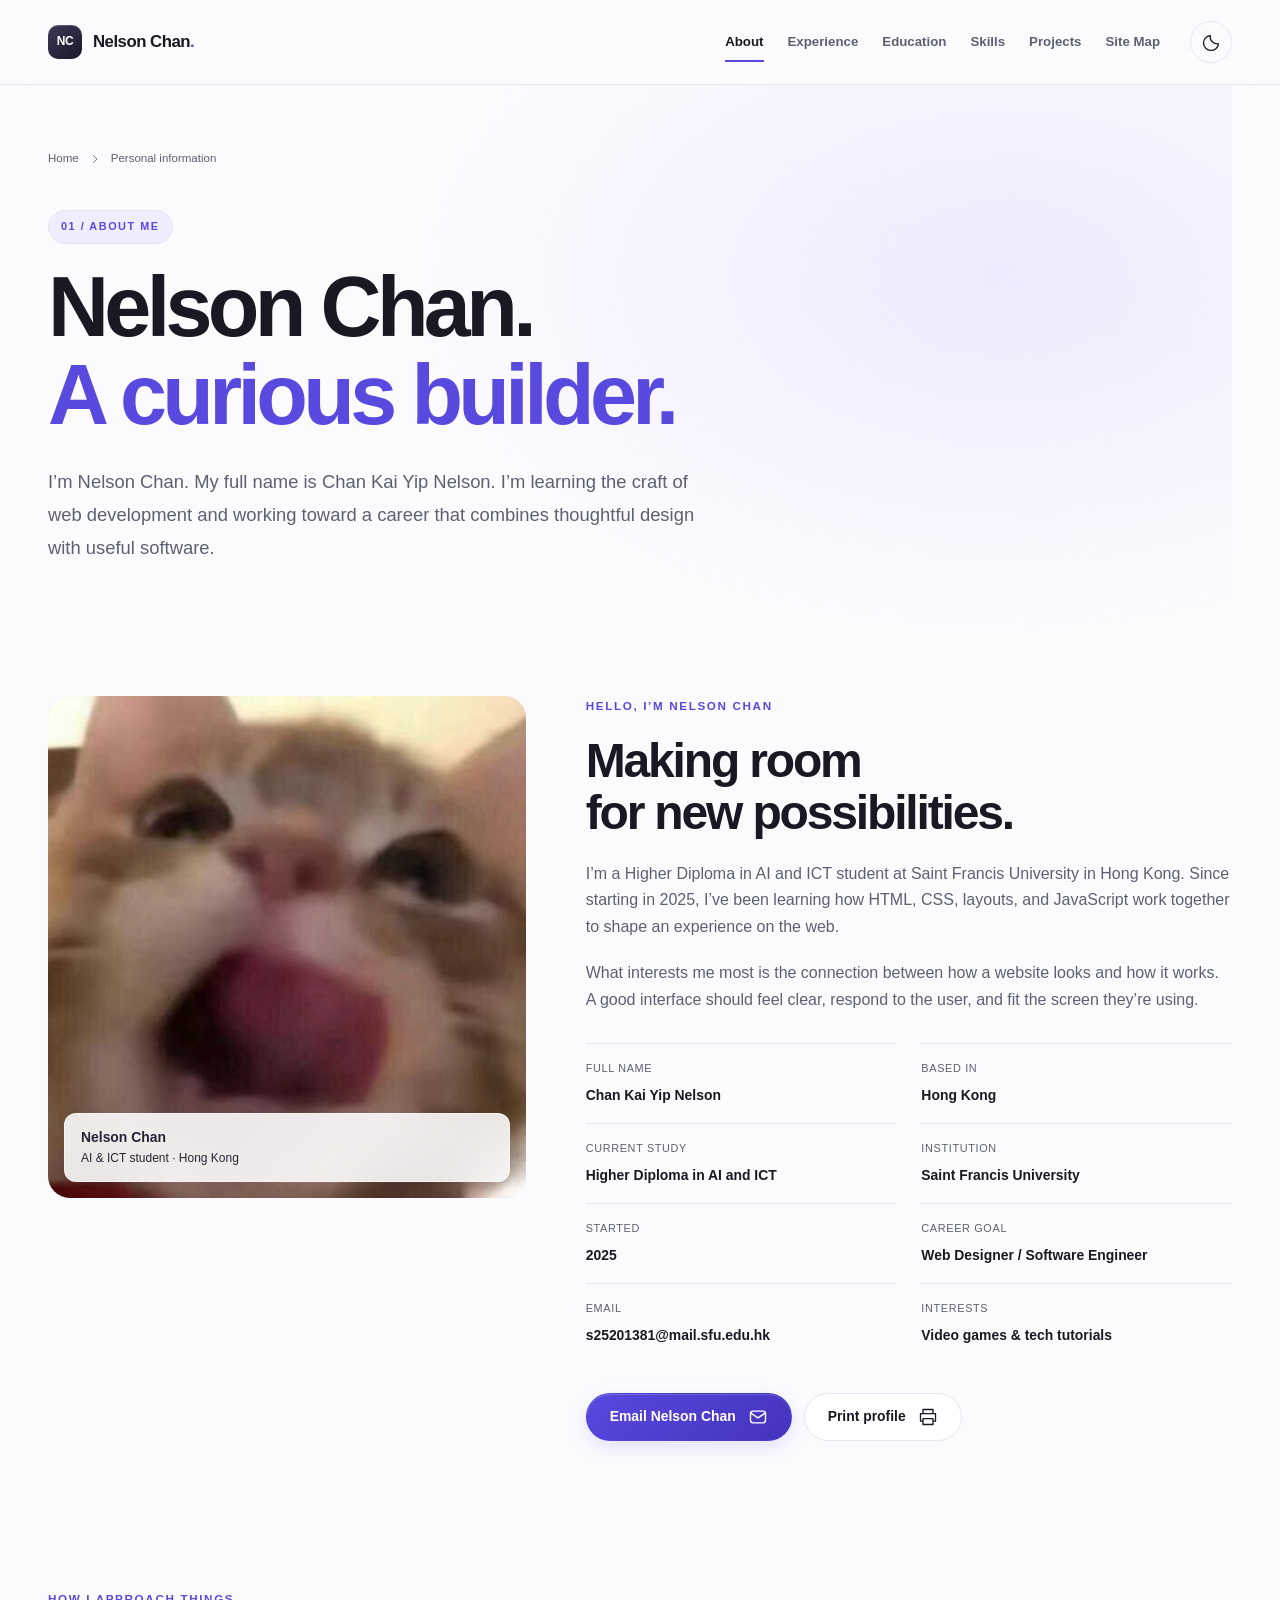
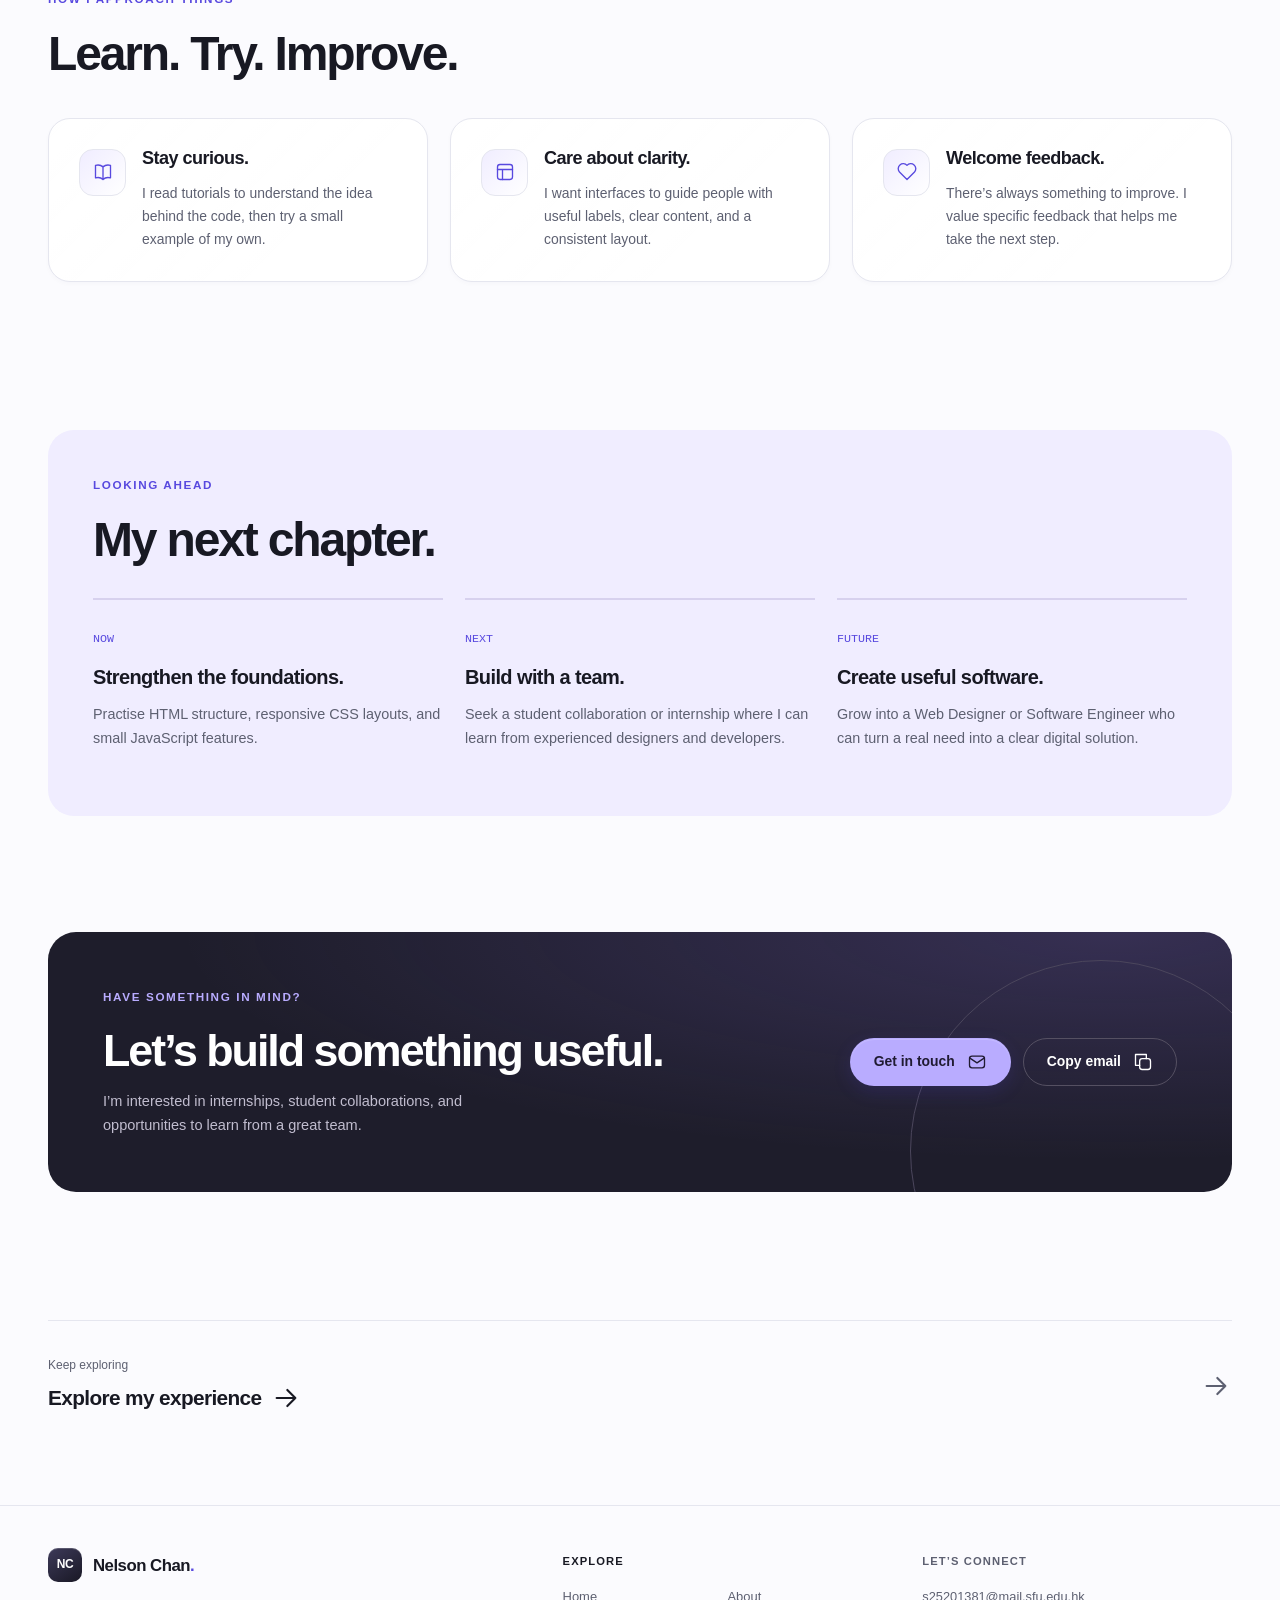
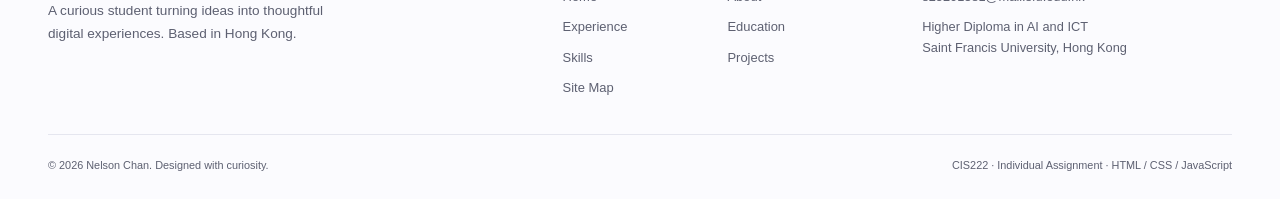
<file: personal.html>
<!doctype html>
<html lang="en">
  <head>
    <meta charset="UTF-8" />
    <meta name="viewport" content="width=device-width, initial-scale=1.0" />
    <meta
      name="description"
      content="Meet Chan Kai Yip Nelson: personal information, career goals, interests, and contact details."
    />
    <meta name="author" content="Chan Kai Yip Nelson" />
    <meta name="theme-color" content="#fbfbfe" />
    <title>Personal information | Nelson Chan</title>
    <link
      rel="icon"
      href="data:image/svg+xml,%3Csvg xmlns='http://www.w3.org/2000/svg' viewBox='0 0 40 40'%3E%3Crect width='40' height='40' rx='12' fill='%235848e8'/%3E%3Ctext x='20' y='26' text-anchor='middle' fill='white' font-family='Arial' font-size='19'%3ENC%3C/text%3E%3C/svg%3E"
    />
    <link rel="stylesheet" href="css/style.css" />
    <script src="js/script.js" defer></script>
  </head>
  <body>
    <a class="skip-link" href="#main">Skip to content</a>
    <header class="site-header">
      <div class="container nav-shell">
        <a class="brand" href="index.html" aria-label="Nelson Chan — Home"
          ><span class="brand-mark" aria-hidden="true">NC</span
          ><span>Nelson Chan<span class="brand-dot">.</span></span></a
        >
        <nav class="site-nav" id="site-nav" aria-label="Main navigation">
          <a href="personal.html" aria-current="page">About</a
          ><a href="experience.html">Experience</a
          ><a href="education.html">Education</a><a href="skills.html">Skills</a
          ><a href="projects.html">Projects</a
          ><a href="sitemap.html">Site Map</a>
        </nav>
        <div class="nav-tools">
          <button
            type="button"
            class="icon-btn js-only"
            data-theme-toggle
            aria-label="Switch to dark theme"
            aria-pressed="false"
          >
            <span data-moon
              ><svg
                class="icon"
                viewBox="0 0 24 24"
                fill="none"
                stroke="currentColor"
                stroke-width="1.6"
                stroke-linecap="round"
                stroke-linejoin="round"
                aria-hidden="true"
              >
                <path d="M21 13A9 9 0 0 1 11 3a9 9 0 1 0 10 10Z" /></svg></span
            ><span data-sun hidden
              ><svg
                class="icon"
                viewBox="0 0 24 24"
                fill="none"
                stroke="currentColor"
                stroke-width="1.6"
                stroke-linecap="round"
                stroke-linejoin="round"
                aria-hidden="true"
              >
                <circle cx="12" cy="12" r="4" />
                <path
                  d="M12 2v2m0 16v2M2 12h2m16 0h2M5 5l1.4 1.4m11.2 11.2L19 19M5 19l1.4-1.4M17.6 6.4 19 5"
                /></svg
            ></span>
          </button>
          <button
            type="button"
            class="icon-btn menu-toggle js-only"
            data-menu-toggle
            aria-controls="site-nav"
            aria-expanded="false"
            aria-label="Open navigation menu"
          >
            <svg
              class="icon"
              viewBox="0 0 24 24"
              fill="none"
              stroke="currentColor"
              stroke-width="1.6"
              stroke-linecap="round"
              stroke-linejoin="round"
              aria-hidden="true"
            >
              <path d="M4 7h16M4 12h16M4 17h16" />
            </svg>
          </button>
        </div>
      </div>
      <div class="reading-progress" aria-hidden="true"></div>
    </header>
    <noscript
      ><div class="no-js-note container">
        All pages are available. Enable JavaScript for theme switching, project
        filters, and enhanced interactions.
      </div></noscript
    >
    <main id="main" tabindex="-1">
      <section class="container page-hero">
        <nav class="breadcrumb" aria-label="Breadcrumb">
          <a href="index.html">Home</a
          ><svg
            class="icon"
            viewBox="0 0 24 24"
            fill="none"
            stroke="currentColor"
            stroke-width="1.6"
            stroke-linecap="round"
            stroke-linejoin="round"
            aria-hidden="true"
          >
            <path d="m9 5 7 7-7 7" /></svg
          ><span aria-current="page">Personal information</span>
        </nav>
        <span class="eyebrow">01 / About me</span>
        <h1 class="reveal">
          Nelson Chan.<br /><span class="accent">A curious builder.</span>
        </h1>
        <p class="lead reveal">
          I’m Nelson Chan. My full name is Chan Kai Yip Nelson. I’m learning the
          craft of web development and working toward a career that combines
          thoughtful design with useful software.
        </p>
      </section>
      <section class="container section-tight" id="profile">
        <div class="profile-layout">
          <div class="portrait">
            <img
              class="portrait-photo"
              src="images/profile.jpg"
              alt="Portrait of Chan Kai Yip Nelson"
              width="800"
              height="840"
              loading="lazy"
            />
            <div class="portrait-note">
              <strong>Nelson Chan</strong>AI &amp; ICT student · Hong Kong
            </div>
          </div>
          <div class="profile-bio">
            <span class="eyebrow">Hello, I’m Nelson Chan</span>
            <h2>Making room<br />for new possibilities.</h2>
            <p class="muted">
              I’m a Higher Diploma in AI and ICT student at Saint Francis
              University in Hong Kong. Since starting in 2025, I’ve been
              learning how HTML, CSS, layouts, and JavaScript work together to
              shape an experience on the web.
            </p>
            <p class="muted">
              What interests me most is the connection between how a website
              looks and how it works. A good interface should feel clear,
              respond to the user, and fit the screen they’re using.
            </p>
            <dl class="facts">
              <div class="fact">
                <dt>Full name</dt>
                <dd>Chan Kai Yip Nelson</dd>
              </div>
              <div class="fact">
                <dt>Based in</dt>
                <dd>Hong Kong</dd>
              </div>
              <div class="fact">
                <dt>Current study</dt>
                <dd>Higher Diploma in AI and ICT</dd>
              </div>
              <div class="fact">
                <dt>Institution</dt>
                <dd>Saint Francis University</dd>
              </div>
              <div class="fact">
                <dt>Started</dt>
                <dd>2025</dd>
              </div>
              <div class="fact">
                <dt>Career goal</dt>
                <dd>Web Designer / Software Engineer</dd>
              </div>
              <div class="fact">
                <dt>Email</dt>
                <dd>
                  <a href="mailto:s25201381@mail.sfu.edu.hk"
                    >s25201381@mail.sfu.edu.hk</a
                  >
                </dd>
              </div>
              <div class="fact">
                <dt>Interests</dt>
                <dd>Video games &amp; tech tutorials</dd>
              </div>
            </dl>
            <div class="button-row">
              <a class="btn btn-primary" href="mailto:s25201381@mail.sfu.edu.hk"
                >Email Nelson Chan<svg
                  class="icon"
                  viewBox="0 0 24 24"
                  fill="none"
                  stroke="currentColor"
                  stroke-width="1.6"
                  stroke-linecap="round"
                  stroke-linejoin="round"
                  aria-hidden="true"
                >
                  <rect x="3" y="5" width="18" height="14" rx="3" />
                  <path d="m3 7 9 6 9-6" /></svg></a
              ><button
                type="button"
                class="btn btn-secondary js-only"
                data-print
              >
                Print profile<svg
                  class="icon"
                  viewBox="0 0 24 24"
                  fill="none"
                  stroke="currentColor"
                  stroke-width="1.6"
                  stroke-linecap="round"
                  stroke-linejoin="round"
                  aria-hidden="true"
                >
                  <path d="M6 8V3h12v5M6 17H3V8h18v9h-3M6 14h12v7H6z" />
                </svg>
              </button>
            </div>
          </div>
        </div>
      </section>
      <section class="container section" id="values">
        <div class="section-head">
          <div>
            <span class="eyebrow">How I approach things</span>
            <h2>Learn. Try. Improve.</h2>
          </div>
        </div>
        <div class="grid-3 values-grid">
          <div class="card value-card reveal">
            <div class="card-icon">
              <svg
                class="icon"
                viewBox="0 0 24 24"
                fill="none"
                stroke="currentColor"
                stroke-width="1.6"
                stroke-linecap="round"
                stroke-linejoin="round"
                aria-hidden="true"
              >
                <path
                  d="M12 5v15M3 4c4-1 7 0 9 2 2-2 5-3 9-2v15c-4-1-7 0-9 2-2-2-5-3-9-2z"
                />
              </svg>
            </div>
            <div>
              <h3>Stay curious.</h3>
              <p>
                I read tutorials to understand the idea behind the code, then
                try a small example of my own.
              </p>
            </div>
          </div>
          <div class="card value-card reveal">
            <div class="card-icon">
              <svg
                class="icon"
                viewBox="0 0 24 24"
                fill="none"
                stroke="currentColor"
                stroke-width="1.6"
                stroke-linecap="round"
                stroke-linejoin="round"
                aria-hidden="true"
              >
                <rect x="3" y="3" width="18" height="18" rx="3" />
                <path d="M3 9h18M9 9v12" />
              </svg>
            </div>
            <div>
              <h3>Care about clarity.</h3>
              <p>
                I want interfaces to guide people with useful labels, clear
                content, and a consistent layout.
              </p>
            </div>
          </div>
          <div class="card value-card reveal">
            <div class="card-icon">
              <svg
                class="icon"
                viewBox="0 0 24 24"
                fill="none"
                stroke="currentColor"
                stroke-width="1.6"
                stroke-linecap="round"
                stroke-linejoin="round"
                aria-hidden="true"
              >
                <path d="M12 21 3 12A6 6 0 0 1 12 4a6 6 0 0 1 9 8Z" />
              </svg>
            </div>
            <div>
              <h3>Welcome feedback.</h3>
              <p>
                There’s always something to improve. I value specific feedback
                that helps me take the next step.
              </p>
            </div>
          </div>
        </div>
      </section>
      <section class="container section-tight" id="goals">
        <div class="workflow reveal">
          <span class="eyebrow">Looking ahead</span>
          <h2>My next chapter.</h2>
          <div class="grid-3">
            <div class="learning-step">
              <span class="number">NOW</span>
              <h3>Strengthen the foundations.</h3>
              <p>
                Practise HTML structure, responsive CSS layouts, and small
                JavaScript features.
              </p>
            </div>
            <div class="learning-step">
              <span class="number">NEXT</span>
              <h3>Build with a team.</h3>
              <p>
                Seek a student collaboration or internship where I can learn
                from experienced designers and developers.
              </p>
            </div>
            <div class="learning-step">
              <span class="number">FUTURE</span>
              <h3>Create useful software.</h3>
              <p>
                Grow into a Web Designer or Software Engineer who can turn a
                real need into a clear digital solution.
              </p>
            </div>
          </div>
        </div>
      </section>
      <section
        class="container section-tight"
        id="contact"
        aria-labelledby="contact-title"
      >
        <div class="contact-band reveal">
          <div>
            <span class="eyebrow" style="color: #b9acff"
              >Have something in mind?</span
            >
            <h2 id="contact-title">Let’s build something useful.</h2>
            <p>
              I’m interested in internships, student collaborations, and
              opportunities to learn from a great team.
            </p>
          </div>
          <div class="button-row">
            <a class="btn btn-primary" href="mailto:s25201381@mail.sfu.edu.hk"
              >Get in touch<svg
                class="icon"
                viewBox="0 0 24 24"
                fill="none"
                stroke="currentColor"
                stroke-width="1.6"
                stroke-linecap="round"
                stroke-linejoin="round"
                aria-hidden="true"
              >
                <rect x="3" y="5" width="18" height="14" rx="3" />
                <path d="m3 7 9 6 9-6" /></svg></a
            ><button
              class="btn btn-secondary js-only"
              type="button"
              data-copy-email
            >
              Copy email<svg
                class="icon"
                viewBox="0 0 24 24"
                fill="none"
                stroke="currentColor"
                stroke-width="1.6"
                stroke-linecap="round"
                stroke-linejoin="round"
                aria-hidden="true"
              >
                <rect x="8" y="8" width="13" height="13" rx="3" />
                <path d="M16 8V3H3v13h5" />
              </svg>
            </button>
          </div>
        </div>
      </section>
      <div class="container page-next">
        <div>
          <p>Keep exploring</p>
          <a class="text-link" href="experience.html"
            >Explore my experience<svg
              class="icon"
              viewBox="0 0 24 24"
              fill="none"
              stroke="currentColor"
              stroke-width="1.6"
              stroke-linecap="round"
              stroke-linejoin="round"
              aria-hidden="true"
            >
              <path d="M5 12h14m-6-6 6 6-6 6" /></svg
          ></a>
        </div>
        <span class="muted small"
          ><svg
            class="icon"
            viewBox="0 0 24 24"
            fill="none"
            stroke="currentColor"
            stroke-width="1.6"
            stroke-linecap="round"
            stroke-linejoin="round"
            aria-hidden="true"
          >
            <path d="M5 12h14m-6-6 6 6-6 6" /></svg
        ></span>
      </div>
    </main>
    <footer class="site-footer">
      <div class="container">
        <div class="footer-top">
          <div class="footer-intro">
            <a class="brand" href="index.html" aria-label="Nelson Chan — Home"
              ><span class="brand-mark" aria-hidden="true">NC</span
              ><span>Nelson Chan<span class="brand-dot">.</span></span></a
            >
            <p>
              A curious student turning ideas into thoughtful digital
              experiences. Based in Hong Kong.
            </p>
          </div>
          <div>
            <div class="footer-title">Explore</div>
            <nav class="footer-links" aria-label="Footer navigation">
              <a href="index.html">Home</a><a href="personal.html">About</a
              ><a href="experience.html">Experience</a
              ><a href="education.html">Education</a
              ><a href="skills.html">Skills</a
              ><a href="projects.html">Projects</a
              ><a href="sitemap.html">Site Map</a>
            </nav>
          </div>
          <div class="footer-contact">
            <div class="footer-title">Let’s connect</div>
            <p>
              <a href="mailto:s25201381@mail.sfu.edu.hk"
                >s25201381@mail.sfu.edu.hk</a
              >
            </p>
            <p>
              Higher Diploma in AI and ICT<br />Saint Francis University, Hong
              Kong
            </p>
          </div>
        </div>
        <div class="footer-bottom">
          <span>© 2026 Nelson Chan. Designed with curiosity.</span
          ><span>CIS222 · Individual Assignment · HTML / CSS / JavaScript</span>
        </div>
      </div>
    </footer>
    <button
      class="icon-btn back-to-top js-only"
      type="button"
      data-back-to-top
      aria-label="Back to top"
    >
      <svg
        class="icon"
        viewBox="0 0 24 24"
        fill="none"
        stroke="currentColor"
        stroke-width="1.6"
        stroke-linecap="round"
        stroke-linejoin="round"
        aria-hidden="true"
      >
        <path d="M12 19V5m-6 6 6-6 6 6" />
      </svg>
    </button>
    <div
      class="toast"
      role="status"
      aria-live="polite"
      aria-atomic="true"
    ></div>
  </body>
</html>
</file>
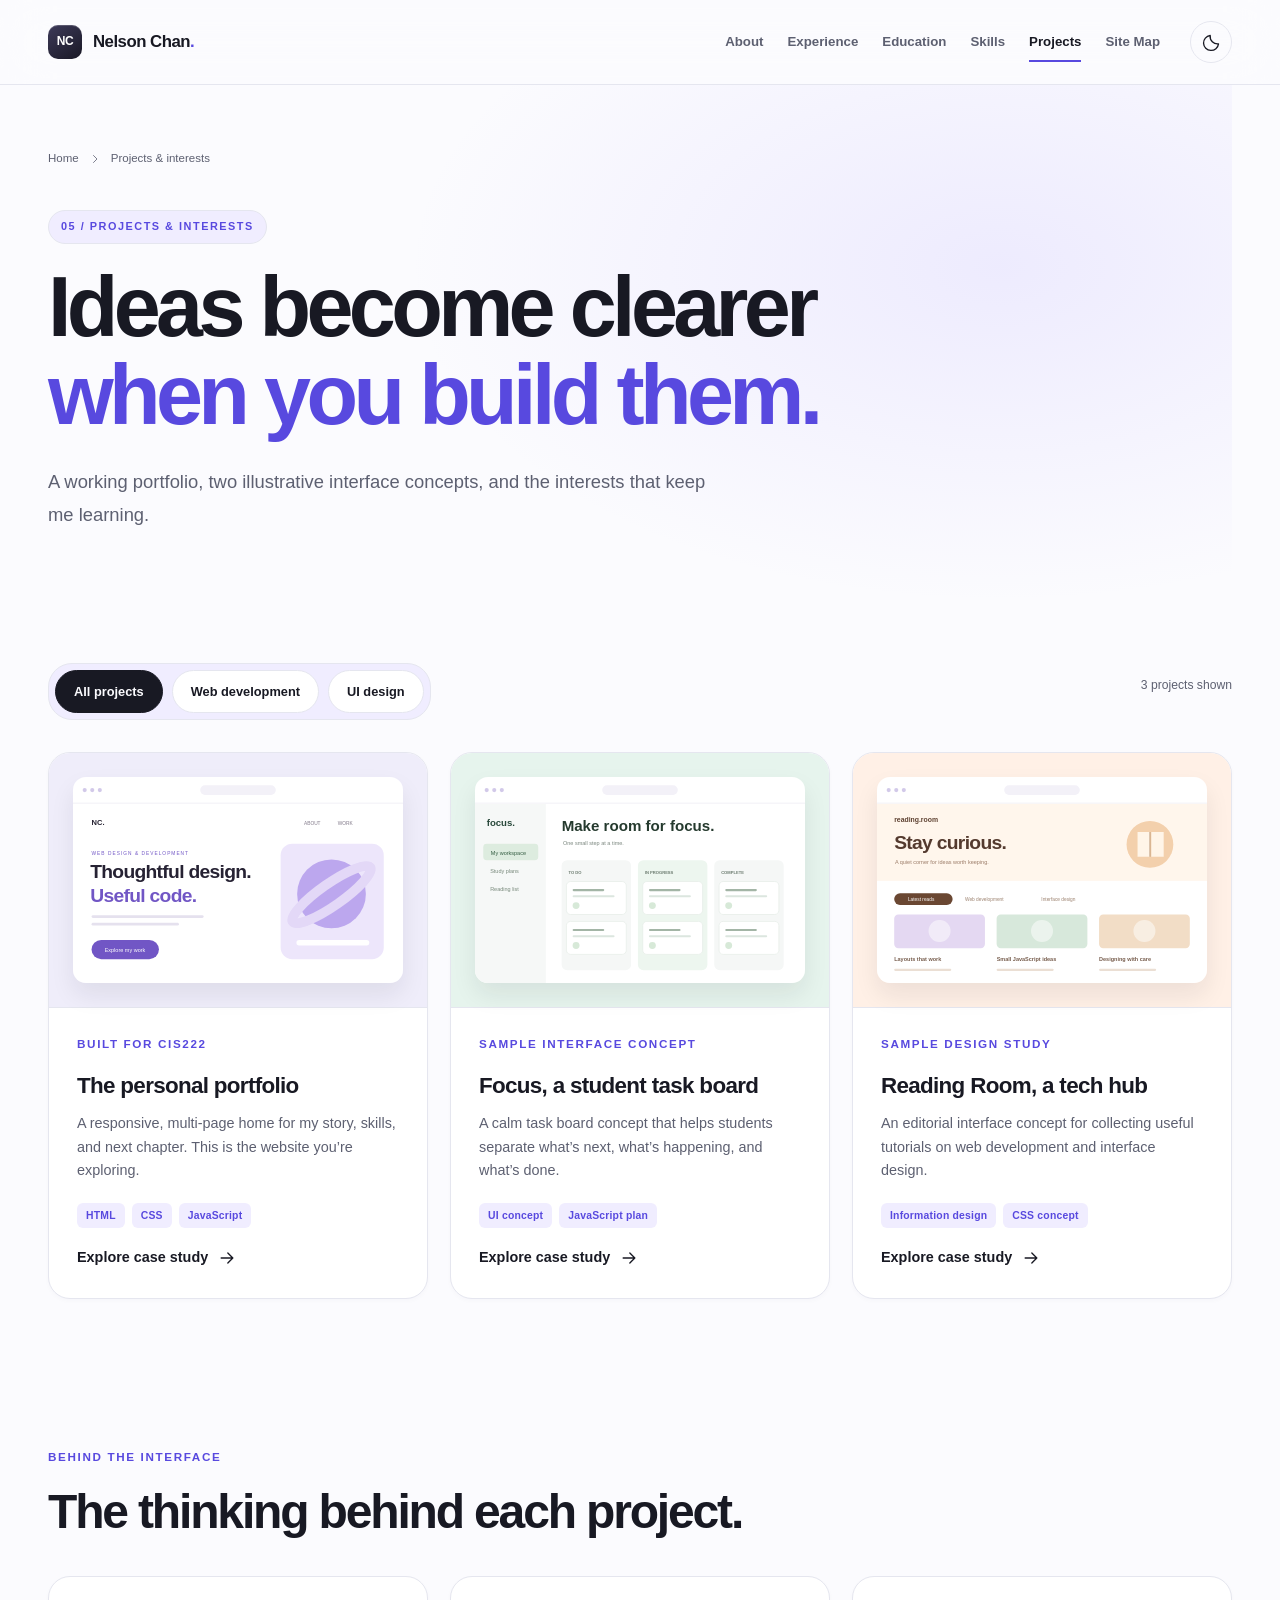
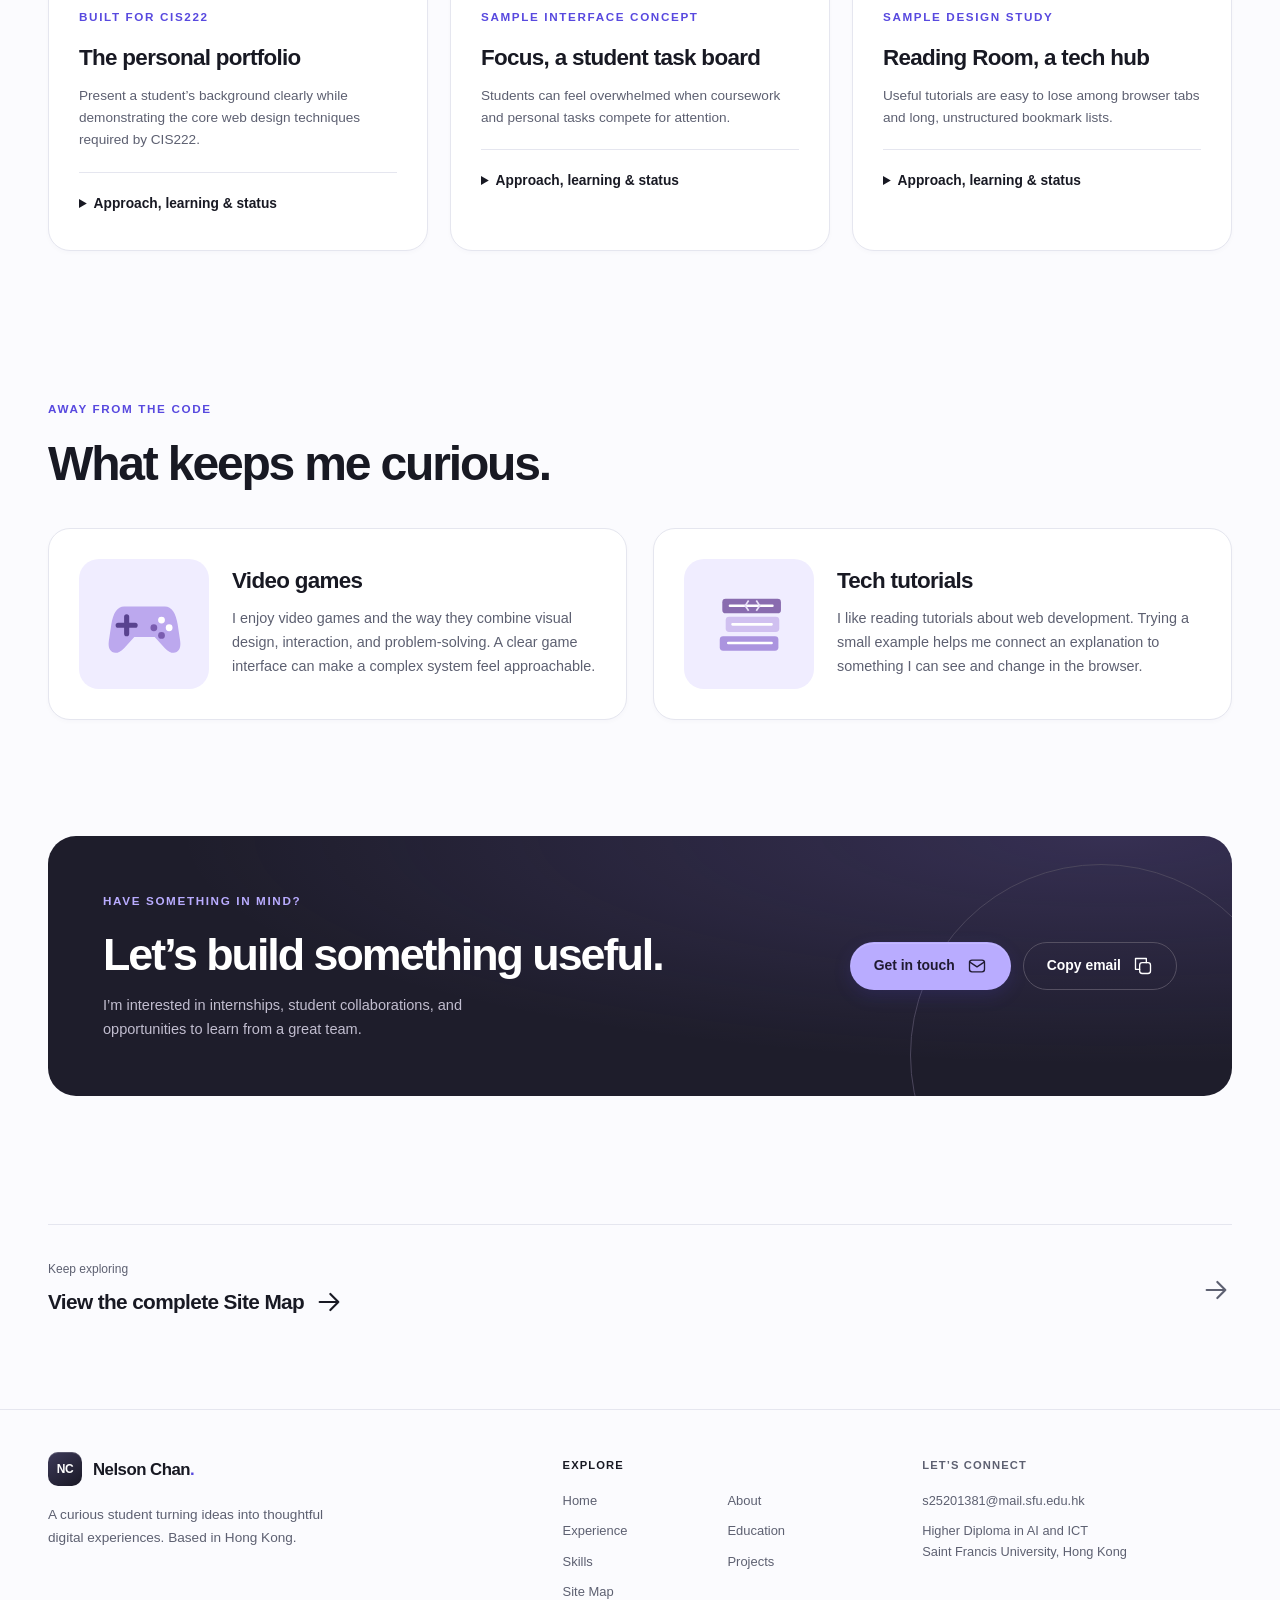
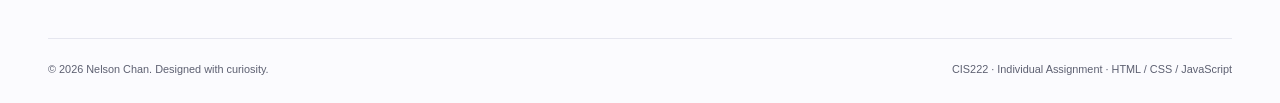
<file: projects.html>
<!doctype html>
<html lang="en">
  <head>
    <meta charset="UTF-8" />
    <meta name="viewport" content="width=device-width, initial-scale=1.0" />
    <meta
      name="description"
      content="A working personal portfolio, original sample interface concepts, project case studies, and Nelson’s hobbies."
    />
    <meta name="author" content="Nelson Chan" />
    <meta name="theme-color" content="#fbfbfe" />
    <title>Projects &amp; interests | Nelson Chan</title>
    <link
      rel="icon"
      href="data:image/svg+xml,%3Csvg xmlns='http://www.w3.org/2000/svg' viewBox='0 0 40 40'%3E%3Crect width='40' height='40' rx='12' fill='%235848e8'/%3E%3Ctext x='20' y='26' text-anchor='middle' fill='white' font-family='Arial' font-size='19'%3ENC%3C/text%3E%3C/svg%3E"
    />
    <link rel="stylesheet" href="css/style.css" />
    <script src="js/script.js" defer></script>
  </head>
  <body>
    <a class="skip-link" href="#main">Skip to content</a>
    <header class="site-header">
      <div class="container nav-shell">
        <a class="brand" href="index.html" aria-label="Nelson Chan — Home"
          ><span class="brand-mark" aria-hidden="true">NC</span
          ><span>Nelson Chan<span class="brand-dot">.</span></span></a
        >
        <nav class="site-nav" id="site-nav" aria-label="Main navigation">
          <a href="personal.html">About</a
          ><a href="experience.html">Experience</a
          ><a href="education.html">Education</a><a href="skills.html">Skills</a
          ><a href="projects.html" aria-current="page">Projects</a
          ><a href="sitemap.html">Site Map</a>
        </nav>
        <div class="nav-tools">
          <button
            type="button"
            class="icon-btn js-only"
            data-theme-toggle
            aria-label="Switch to dark theme"
            aria-pressed="false"
          >
            <span data-moon
              ><svg
                class="icon"
                viewBox="0 0 24 24"
                fill="none"
                stroke="currentColor"
                stroke-width="1.6"
                stroke-linecap="round"
                stroke-linejoin="round"
                aria-hidden="true"
              >
                <path d="M21 13A9 9 0 0 1 11 3a9 9 0 1 0 10 10Z" /></svg></span
            ><span data-sun hidden
              ><svg
                class="icon"
                viewBox="0 0 24 24"
                fill="none"
                stroke="currentColor"
                stroke-width="1.6"
                stroke-linecap="round"
                stroke-linejoin="round"
                aria-hidden="true"
              >
                <circle cx="12" cy="12" r="4" />
                <path
                  d="M12 2v2m0 16v2M2 12h2m16 0h2M5 5l1.4 1.4m11.2 11.2L19 19M5 19l1.4-1.4M17.6 6.4 19 5"
                /></svg
            ></span>
          </button>
          <button
            type="button"
            class="icon-btn menu-toggle js-only"
            data-menu-toggle
            aria-controls="site-nav"
            aria-expanded="false"
            aria-label="Open navigation menu"
          >
            <svg
              class="icon"
              viewBox="0 0 24 24"
              fill="none"
              stroke="currentColor"
              stroke-width="1.6"
              stroke-linecap="round"
              stroke-linejoin="round"
              aria-hidden="true"
            >
              <path d="M4 7h16M4 12h16M4 17h16" />
            </svg>
          </button>
        </div>
      </div>
      <div class="reading-progress" aria-hidden="true"></div>
    </header>
    <noscript
      ><div class="no-js-note container">
        All pages are available. Enable JavaScript for theme switching, project
        filters, and enhanced interactions.
      </div></noscript
    >
    <main id="main" tabindex="-1">
      <section class="container page-hero">
        <nav class="breadcrumb" aria-label="Breadcrumb">
          <a href="index.html">Home</a
          ><svg
            class="icon"
            viewBox="0 0 24 24"
            fill="none"
            stroke="currentColor"
            stroke-width="1.6"
            stroke-linecap="round"
            stroke-linejoin="round"
            aria-hidden="true"
          >
            <path d="m9 5 7 7-7 7" /></svg
          ><span aria-current="page">Projects & interests</span>
        </nav>
        <span class="eyebrow">05 / Projects & interests</span>
        <h1 class="reveal">
          Ideas become clearer<br /><span class="accent"
            >when you build them.</span
          >
        </h1>
        <p class="lead reveal">
          A working portfolio, two illustrative interface concepts, and the
          interests that keep me learning.
        </p>
      </section>
      <section
        class="container section-tight"
        id="projects"
        aria-labelledby="projects-title"
      >
        <h2 class="sr-only" id="projects-title">Project gallery</h2>
        <div class="project-toolbar">
          <div
            class="filters js-only"
            data-filter-group="projects-grid"
            role="group"
            aria-label="Filter projects by category"
          >
            <button
              type="button"
              class="filter-btn"
              data-filter="all"
              aria-pressed="true"
            >
              All projects</button
            ><button
              type="button"
              class="filter-btn"
              data-filter="frontend"
              aria-pressed="false"
            >
              Web development</button
            ><button
              type="button"
              class="filter-btn"
              data-filter="ui"
              aria-pressed="false"
            >
              UI design
            </button>
          </div>
          <div
            class="result-count"
            data-count-for="projects-grid"
            role="status"
            aria-live="polite"
            aria-atomic="true"
          >
            3 projects shown
          </div>
        </div>
        <div
          class="sr-only"
          id="filter-status"
          role="status"
          aria-live="polite"
          aria-atomic="true"
        ></div>
        <div class="grid-3 project-grid" id="projects-grid">
          <article
            class="card project-card lift reveal"
            data-category="frontend ui"
          >
            <div class="project-art">
              <svg
                viewBox="0 0 480 300"
                role="img"
                aria-label="Personal portfolio website concept"
                xmlns="http://www.w3.org/2000/svg"
              >
                <rect width="480" height="300" rx="12" fill="#fff" />
                <path d="M0 38h480" stroke="#eceaf2" />
                <circle cx="17" cy="19" r="3" fill="#d2c9e9" />
                <circle cx="28" cy="19" r="3" fill="#d2c9e9" />
                <circle cx="39" cy="19" r="3" fill="#d2c9e9" />
                <rect
                  x="185"
                  y="12"
                  width="110"
                  height="14"
                  rx="7"
                  fill="#f3f1f8"
                />
                <text
                  x="27"
                  y="70"
                  font-family="Arial,sans-serif"
                  font-size="11"
                  font-weight="700"
                  fill="#272333"
                >
                  NC.
                </text>
                <text
                  x="336"
                  y="70"
                  font-family="Arial,sans-serif"
                  font-size="7"
                  fill="#817989"
                >
                  ABOUT
                </text>
                <text
                  x="385"
                  y="70"
                  font-family="Arial,sans-serif"
                  font-size="7"
                  fill="#817989"
                >
                  WORK
                </text>
                <text
                  x="27"
                  y="113"
                  font-family="Arial,sans-serif"
                  font-size="7"
                  fill="#7156c5"
                  letter-spacing="1.5"
                >
                  WEB DESIGN &amp; DEVELOPMENT
                </text>
                <text
                  x="25"
                  y="147"
                  font-family="Arial,sans-serif"
                  font-size="28"
                  font-weight="700"
                  letter-spacing="-1"
                  fill="#262233"
                >
                  Thoughtful design.
                </text>
                <text
                  x="25"
                  y="182"
                  font-family="Arial,sans-serif"
                  font-size="28"
                  font-weight="700"
                  letter-spacing="-1"
                  fill="#7156c5"
                >
                  Useful code.
                </text>
                <rect
                  x="27"
                  y="201"
                  width="163"
                  height="4"
                  rx="2"
                  fill="#e5e1ee"
                />
                <rect
                  x="27"
                  y="212"
                  width="127"
                  height="4"
                  rx="2"
                  fill="#e5e1ee"
                />
                <rect
                  x="27"
                  y="237"
                  width="98"
                  height="28"
                  rx="14"
                  fill="#7156c5"
                />
                <text
                  x="46"
                  y="255"
                  font-family="Arial,sans-serif"
                  font-size="8"
                  fill="#fff"
                >
                  Explore my work
                </text>
                <rect
                  x="302"
                  y="97"
                  width="150"
                  height="168"
                  rx="17"
                  fill="#ede6fb"
                />
                <circle cx="376" cy="170" r="50" fill="#bca7ee" />
                <ellipse
                  cx="376"
                  cy="171"
                  rx="69"
                  ry="16"
                  transform="rotate(-35 376 171)"
                  fill="none"
                  stroke="#e3d8f7"
                  stroke-width="14"
                />
                <rect
                  x="325"
                  y="237"
                  width="106"
                  height="8"
                  rx="4"
                  fill="#fff"
                />
              </svg>
            </div>
            <div class="project-content">
              <span class="eyebrow">Built for CIS222</span>
              <h3>The personal portfolio</h3>
              <p>
                A responsive, multi-page home for my story, skills, and next
                chapter. This is the website you’re exploring.
              </p>
              <div class="tags">
                <span class="tag">HTML</span><span class="tag">CSS</span
                ><span class="tag">JavaScript</span>
              </div>
              <button
                class="text-link js-only"
                type="button"
                data-open-dialog="dialog-portfolio"
                aria-haspopup="dialog"
              >
                Explore case study<svg
                  class="icon"
                  viewBox="0 0 24 24"
                  fill="none"
                  stroke="currentColor"
                  stroke-width="1.6"
                  stroke-linecap="round"
                  stroke-linejoin="round"
                  aria-hidden="true"
                >
                  <path d="M5 12h14m-6-6 6 6-6 6" />
                </svg></button
              ><noscript
                ><a class="text-link" href="#brief-portfolio"
                  >Read project brief<svg
                    class="icon"
                    viewBox="0 0 24 24"
                    fill="none"
                    stroke="currentColor"
                    stroke-width="1.6"
                    stroke-linecap="round"
                    stroke-linejoin="round"
                    aria-hidden="true"
                  >
                    <path d="M5 12h14m-6-6 6 6-6 6" /></svg></a
              ></noscript>
            </div>
          </article>
          <article
            class="card project-card lift reveal"
            data-category="frontend"
          >
            <div class="project-art mint">
              <svg
                viewBox="0 0 480 300"
                role="img"
                aria-label="Focus task board interface concept"
                xmlns="http://www.w3.org/2000/svg"
              >
                <rect width="480" height="300" rx="12" fill="#fff" />
                <path d="M0 38h480" stroke="#eceaf2" />
                <circle cx="17" cy="19" r="3" fill="#d2c9e9" />
                <circle cx="28" cy="19" r="3" fill="#d2c9e9" />
                <circle cx="39" cy="19" r="3" fill="#d2c9e9" />
                <rect
                  x="185"
                  y="12"
                  width="110"
                  height="14"
                  rx="7"
                  fill="#f3f1f8"
                />
                <rect x="0" y="39" width="103" height="261" fill="#f6f8f7" />
                <text
                  x="17"
                  y="71"
                  font-family="Arial,sans-serif"
                  font-size="14"
                  font-weight="700"
                  fill="#28483a"
                >
                  focus.
                </text>
                <rect
                  x="12"
                  y="97"
                  width="80"
                  height="24"
                  rx="5"
                  fill="#ddecdf"
                />
                <text
                  x="23"
                  y="113"
                  font-family="Arial,sans-serif"
                  font-size="8"
                  fill="#355e43"
                >
                  My workspace
                </text>
                <text
                  x="22"
                  y="139"
                  font-family="Arial,sans-serif"
                  font-size="8"
                  fill="#77887a"
                >
                  Study plans
                </text>
                <text
                  x="22"
                  y="166"
                  font-family="Arial,sans-serif"
                  font-size="8"
                  fill="#77887a"
                >
                  Reading list
                </text>
                <text
                  x="126"
                  y="78"
                  font-family="Arial,sans-serif"
                  font-size="22"
                  font-weight="700"
                  fill="#253a2e"
                >
                  Make room for focus.
                </text>
                <text
                  x="128"
                  y="99"
                  font-family="Arial,sans-serif"
                  font-size="8"
                  fill="#7a867e"
                >
                  One small step at a time.
                </text>
                <rect
                  x="126"
                  y="121"
                  width="101"
                  height="160"
                  rx="8"
                  fill="#f5f7f6"
                />
                <text
                  x="136"
                  y="141"
                  font-family="Arial,sans-serif"
                  font-size="6"
                  font-weight="700"
                  fill="#68786c"
                >
                  TO DO
                </text>
                <rect
                  x="133"
                  y="152"
                  width="87"
                  height="48"
                  rx="6"
                  fill="white"
                  stroke="#e5ece6"
                />
                <rect
                  x="142"
                  y="163"
                  width="46"
                  height="3"
                  rx="1.5"
                  fill="#a3b5a6"
                />
                <rect
                  x="142"
                  y="172"
                  width="61"
                  height="3"
                  rx="1.5"
                  fill="#dce6df"
                />
                <circle cx="147" cy="187" r="5" fill="#d7e9d8" />
                <rect
                  x="133"
                  y="210"
                  width="87"
                  height="48"
                  rx="6"
                  fill="white"
                  stroke="#e5ece6"
                />
                <rect
                  x="142"
                  y="221"
                  width="46"
                  height="3"
                  rx="1.5"
                  fill="#a3b5a6"
                />
                <rect
                  x="142"
                  y="230"
                  width="61"
                  height="3"
                  rx="1.5"
                  fill="#dce6df"
                />
                <circle cx="147" cy="245" r="5" fill="#d7e9d8" />
                <rect
                  x="237"
                  y="121"
                  width="101"
                  height="160"
                  rx="8"
                  fill="#edf6ef"
                />
                <text
                  x="247"
                  y="141"
                  font-family="Arial,sans-serif"
                  font-size="6"
                  font-weight="700"
                  fill="#68786c"
                >
                  IN PROGRESS
                </text>
                <rect
                  x="244"
                  y="152"
                  width="87"
                  height="48"
                  rx="6"
                  fill="white"
                  stroke="#e5ece6"
                />
                <rect
                  x="253"
                  y="163"
                  width="46"
                  height="3"
                  rx="1.5"
                  fill="#a3b5a6"
                />
                <rect
                  x="253"
                  y="172"
                  width="61"
                  height="3"
                  rx="1.5"
                  fill="#dce6df"
                />
                <circle cx="258" cy="187" r="5" fill="#d7e9d8" />
                <rect
                  x="244"
                  y="210"
                  width="87"
                  height="48"
                  rx="6"
                  fill="white"
                  stroke="#e5ece6"
                />
                <rect
                  x="253"
                  y="221"
                  width="46"
                  height="3"
                  rx="1.5"
                  fill="#a3b5a6"
                />
                <rect
                  x="253"
                  y="230"
                  width="61"
                  height="3"
                  rx="1.5"
                  fill="#dce6df"
                />
                <circle cx="258" cy="245" r="5" fill="#d7e9d8" />
                <rect
                  x="348"
                  y="121"
                  width="101"
                  height="160"
                  rx="8"
                  fill="#f5f7f6"
                />
                <text
                  x="358"
                  y="141"
                  font-family="Arial,sans-serif"
                  font-size="6"
                  font-weight="700"
                  fill="#68786c"
                >
                  COMPLETE
                </text>
                <rect
                  x="355"
                  y="152"
                  width="87"
                  height="48"
                  rx="6"
                  fill="white"
                  stroke="#e5ece6"
                />
                <rect
                  x="364"
                  y="163"
                  width="46"
                  height="3"
                  rx="1.5"
                  fill="#a3b5a6"
                />
                <rect
                  x="364"
                  y="172"
                  width="61"
                  height="3"
                  rx="1.5"
                  fill="#dce6df"
                />
                <circle cx="369" cy="187" r="5" fill="#d7e9d8" />
                <rect
                  x="355"
                  y="210"
                  width="87"
                  height="48"
                  rx="6"
                  fill="white"
                  stroke="#e5ece6"
                />
                <rect
                  x="364"
                  y="221"
                  width="46"
                  height="3"
                  rx="1.5"
                  fill="#a3b5a6"
                />
                <rect
                  x="364"
                  y="230"
                  width="61"
                  height="3"
                  rx="1.5"
                  fill="#dce6df"
                />
                <circle cx="369" cy="245" r="5" fill="#d7e9d8" />
              </svg>
            </div>
            <div class="project-content">
              <span class="eyebrow">Sample interface concept</span>
              <h3>Focus, a student task board</h3>
              <p>
                A calm task board concept that helps students separate what’s
                next, what’s happening, and what’s done.
              </p>
              <div class="tags">
                <span class="tag">UI concept</span
                ><span class="tag">JavaScript plan</span>
              </div>
              <button
                class="text-link js-only"
                type="button"
                data-open-dialog="dialog-tasks"
                aria-haspopup="dialog"
              >
                Explore case study<svg
                  class="icon"
                  viewBox="0 0 24 24"
                  fill="none"
                  stroke="currentColor"
                  stroke-width="1.6"
                  stroke-linecap="round"
                  stroke-linejoin="round"
                  aria-hidden="true"
                >
                  <path d="M5 12h14m-6-6 6 6-6 6" />
                </svg></button
              ><noscript
                ><a class="text-link" href="#brief-tasks"
                  >Read project brief<svg
                    class="icon"
                    viewBox="0 0 24 24"
                    fill="none"
                    stroke="currentColor"
                    stroke-width="1.6"
                    stroke-linecap="round"
                    stroke-linejoin="round"
                    aria-hidden="true"
                  >
                    <path d="M5 12h14m-6-6 6 6-6 6" /></svg></a
              ></noscript>
            </div>
          </article>
          <article class="card project-card lift reveal" data-category="ui">
            <div class="project-art peach">
              <svg
                viewBox="0 0 480 300"
                role="img"
                aria-label="Tech reading hub interface concept"
                xmlns="http://www.w3.org/2000/svg"
              >
                <rect width="480" height="300" rx="12" fill="#fff" />
                <path d="M0 38h480" stroke="#eceaf2" />
                <circle cx="17" cy="19" r="3" fill="#d2c9e9" />
                <circle cx="28" cy="19" r="3" fill="#d2c9e9" />
                <circle cx="39" cy="19" r="3" fill="#d2c9e9" />
                <rect
                  x="185"
                  y="12"
                  width="110"
                  height="14"
                  rx="7"
                  fill="#f3f1f8"
                />
                <rect x="0" y="39" width="480" height="112" fill="#fff6ec" />
                <text
                  x="25"
                  y="65"
                  font-family="Arial,sans-serif"
                  font-size="10"
                  font-weight="700"
                  fill="#5d4030"
                >
                  reading.room
                </text>
                <text
                  x="25"
                  y="104"
                  font-family="Arial,sans-serif"
                  font-size="28"
                  font-weight="700"
                  letter-spacing="-1"
                  fill="#543a2e"
                >
                  Stay curious.
                </text>
                <text
                  x="26"
                  y="127"
                  font-family="Arial,sans-serif"
                  font-size="8"
                  fill="#9b7c68"
                >
                  A quiet corner for ideas worth keeping.
                </text>
                <circle cx="397" cy="98" r="34" fill="#f3d0ac" />
                <path d="M379 80h18v36h-18zm20 0h18v36h-18z" fill="#fff5e8" />
                <path d="M397 80v36" stroke="#a57d56" />
                <rect
                  x="25"
                  y="169"
                  width="85"
                  height="17"
                  rx="8.5"
                  fill="#6a4732"
                />
                <text
                  x="45"
                  y="180"
                  font-family="Arial,sans-serif"
                  font-size="7"
                  fill="white"
                >
                  Latest reads
                </text>
                <text
                  x="128"
                  y="181"
                  font-family="Arial,sans-serif"
                  font-size="7"
                  fill="#9c826f"
                >
                  Web development
                </text>
                <text
                  x="239"
                  y="181"
                  font-family="Arial,sans-serif"
                  font-size="7"
                  fill="#9c826f"
                >
                  Interface design
                </text>
                <rect
                  x="25"
                  y="200"
                  width="132"
                  height="49"
                  rx="6"
                  fill="#e4d8f2"
                />
                <circle cx="91" cy="224" r="16" fill="white" opacity=".5" />
                <text
                  x="25"
                  y="267"
                  font-family="Arial,sans-serif"
                  font-size="8"
                  font-weight="700"
                  fill="#765c4c"
                >
                  Layouts that work
                </text>
                <rect
                  x="25"
                  y="279"
                  width="83"
                  height="3"
                  rx="1.5"
                  fill="#ebdfd4"
                />
                <rect
                  x="174"
                  y="200"
                  width="132"
                  height="49"
                  rx="6"
                  fill="#d7e8db"
                />
                <circle cx="240" cy="224" r="16" fill="white" opacity=".5" />
                <text
                  x="174"
                  y="267"
                  font-family="Arial,sans-serif"
                  font-size="8"
                  font-weight="700"
                  fill="#765c4c"
                >
                  Small JavaScript ideas
                </text>
                <rect
                  x="174"
                  y="279"
                  width="83"
                  height="3"
                  rx="1.5"
                  fill="#ebdfd4"
                />
                <rect
                  x="323"
                  y="200"
                  width="132"
                  height="49"
                  rx="6"
                  fill="#f2ddc6"
                />
                <circle cx="389" cy="224" r="16" fill="white" opacity=".5" />
                <text
                  x="323"
                  y="267"
                  font-family="Arial,sans-serif"
                  font-size="8"
                  font-weight="700"
                  fill="#765c4c"
                >
                  Designing with care
                </text>
                <rect
                  x="323"
                  y="279"
                  width="83"
                  height="3"
                  rx="1.5"
                  fill="#ebdfd4"
                />
              </svg>
            </div>
            <div class="project-content">
              <span class="eyebrow">Sample design study</span>
              <h3>Reading Room, a tech hub</h3>
              <p>
                An editorial interface concept for collecting useful tutorials
                on web development and interface design.
              </p>
              <div class="tags">
                <span class="tag">Information design</span
                ><span class="tag">CSS concept</span>
              </div>
              <button
                class="text-link js-only"
                type="button"
                data-open-dialog="dialog-reading"
                aria-haspopup="dialog"
              >
                Explore case study<svg
                  class="icon"
                  viewBox="0 0 24 24"
                  fill="none"
                  stroke="currentColor"
                  stroke-width="1.6"
                  stroke-linecap="round"
                  stroke-linejoin="round"
                  aria-hidden="true"
                >
                  <path d="M5 12h14m-6-6 6 6-6 6" />
                </svg></button
              ><noscript
                ><a class="text-link" href="#brief-reading"
                  >Read project brief<svg
                    class="icon"
                    viewBox="0 0 24 24"
                    fill="none"
                    stroke="currentColor"
                    stroke-width="1.6"
                    stroke-linecap="round"
                    stroke-linejoin="round"
                    aria-hidden="true"
                  >
                    <path d="M5 12h14m-6-6 6 6-6 6" /></svg></a
              ></noscript>
            </div>
          </article>
        </div>
      </section>
      <section class="container section" id="project-briefs">
        <div class="section-head">
          <div>
            <span class="eyebrow">Behind the interface</span>
            <h2>The thinking behind each project.</h2>
          </div>
        </div>
        <div class="grid-3">
          <article class="card reveal" id="brief-portfolio">
            <span class="eyebrow">Built for CIS222</span>
            <h3>The personal portfolio</h3>
            <p class="muted small">
              Present a student’s background clearly while demonstrating the
              core web design techniques required by CIS222.
            </p>
            <details>
              <summary>Approach, learning &amp; status</summary>
              <p>
                Build seven separate HTML pages around a consistent layout
                system. Give visitors a direct route to experience, education,
                skills, projects, and contact information.
              </p>
              <p>
                <strong>Learning:</strong> Consistent spacing and clear
                navigation do more for usability than adding decoration to every
                element.
              </p>
              <p>
                <strong>Status:</strong> Implemented in this submission. All
                pages and interactions are available locally.
              </p>
            </details>
          </article>
          <article class="card reveal" id="brief-tasks">
            <span class="eyebrow">Sample interface concept</span>
            <h3>Focus, a student task board</h3>
            <p class="muted small">
              Students can feel overwhelmed when coursework and personal tasks
              compete for attention.
            </p>
            <details>
              <summary>Approach, learning &amp; status</summary>
              <p>
                Use a simple three-column structure and concise task cards. Keep
                the most important next action easy to find.
              </p>
              <p>
                <strong>Learning:</strong> Start with a clear information
                structure before writing interaction code. Each state should be
                understandable on a small screen.
              </p>
              <p>
                <strong>Status:</strong> Illustrative concept. The task
                application is not implemented; the inline SVG shows the
                proposed interface.
              </p>
            </details>
          </article>
          <article class="card reveal" id="brief-reading">
            <span class="eyebrow">Sample design study</span>
            <h3>Reading Room, a tech hub</h3>
            <p class="muted small">
              Useful tutorials are easy to lose among browser tabs and long,
              unstructured bookmark lists.
            </p>
            <details>
              <summary>Approach, learning &amp; status</summary>
              <p>
                Create a readable card layout, meaningful topic categories, and
                a welcoming visual hierarchy with generous whitespace.
              </p>
              <p>
                <strong>Learning:</strong> Design around the reading task. Clear
                titles, useful categories, and comfortable spacing make content
                easier to scan.
              </p>
              <p>
                <strong>Status:</strong> Illustrative design study. The article
                hub is not implemented; its image is an original SVG interface
                mockup.
              </p>
            </details>
          </article>
        </div>
      </section>
      <section class="container section-tight" id="interests">
        <div class="section-head">
          <div>
            <span class="eyebrow">Away from the code</span>
            <h2>What keeps me curious.</h2>
          </div>
        </div>
        <div class="grid-2">
          <article class="card hobby-card reveal">
            <div class="hobby-art">
              <svg
                viewBox="0 0 100 100"
                role="img"
                aria-label="Original game controller illustration"
                xmlns="http://www.w3.org/2000/svg"
              >
                <path
                  d="M26 30h48c8 0 13 8 15 21l3 20c2 14-9 18-18 8L62 66H38L26 79C17 89 6 85 8 71l3-20c2-13 7-21 15-21Z"
                  fill="#bca8ee"
                />
                <path
                  d="M29 42v20m-10-10h20"
                  stroke="#59438f"
                  stroke-width="6"
                  stroke-linecap="round"
                />
                <circle cx="70" cy="46" r="4" fill="#fff" />
                <circle cx="79" cy="55" r="4" fill="#fff" />
                <circle cx="61" cy="55" r="4" fill="#7a5caf" />
                <circle cx="70" cy="64" r="4" fill="#7a5caf" />
              </svg>
            </div>
            <div>
              <h3>Video games</h3>
              <p>
                I enjoy video games and the way they combine visual design,
                interaction, and problem-solving. A clear game interface can
                make a complex system feel approachable.
              </p>
            </div>
          </article>
          <article class="card hobby-card reveal">
            <div class="hobby-art">
              <svg
                viewBox="0 0 100 100"
                role="img"
                aria-label="Original stack of technology books illustration"
                xmlns="http://www.w3.org/2000/svg"
              >
                <rect
                  x="15"
                  y="65"
                  width="69"
                  height="17"
                  rx="4"
                  fill="#ab94df"
                />
                <rect
                  x="22"
                  y="42"
                  width="63"
                  height="18"
                  rx="4"
                  fill="#d0c0f0"
                />
                <rect
                  x="18"
                  y="21"
                  width="69"
                  height="17"
                  rx="4"
                  fill="#896caf"
                />
                <path
                  d="M25 73h51M30 51h46M27 29h50"
                  stroke="#fff"
                  stroke-width="3"
                  stroke-linecap="round"
                />
                <path
                  d="m49 23-4 6 4 6m9-12 4 6-4 6"
                  stroke="#e8dff8"
                  stroke-width="2"
                  fill="none"
                />
              </svg>
            </div>
            <div>
              <h3>Tech tutorials</h3>
              <p>
                I like reading tutorials about web development. Trying a small
                example helps me connect an explanation to something I can see
                and change in the browser.
              </p>
            </div>
          </article>
        </div>
      </section>
      <section
        class="container section-tight"
        id="contact"
        aria-labelledby="contact-title"
      >
        <div class="contact-band reveal">
          <div>
            <span class="eyebrow" style="color: #b9acff"
              >Have something in mind?</span
            >
            <h2 id="contact-title">Let’s build something useful.</h2>
            <p>
              I’m interested in internships, student collaborations, and
              opportunities to learn from a great team.
            </p>
          </div>
          <div class="button-row">
            <a class="btn btn-primary" href="mailto:s25201381@mail.sfu.edu.hk"
              >Get in touch<svg
                class="icon"
                viewBox="0 0 24 24"
                fill="none"
                stroke="currentColor"
                stroke-width="1.6"
                stroke-linecap="round"
                stroke-linejoin="round"
                aria-hidden="true"
              >
                <rect x="3" y="5" width="18" height="14" rx="3" />
                <path d="m3 7 9 6 9-6" /></svg></a
            ><button
              class="btn btn-secondary js-only"
              type="button"
              data-copy-email
            >
              Copy email<svg
                class="icon"
                viewBox="0 0 24 24"
                fill="none"
                stroke="currentColor"
                stroke-width="1.6"
                stroke-linecap="round"
                stroke-linejoin="round"
                aria-hidden="true"
              >
                <rect x="8" y="8" width="13" height="13" rx="3" />
                <path d="M16 8V3H3v13h5" />
              </svg>
            </button>
          </div>
        </div>
      </section>
      <div class="container page-next">
        <div>
          <p>Keep exploring</p>
          <a class="text-link" href="sitemap.html"
            >View the complete Site Map<svg
              class="icon"
              viewBox="0 0 24 24"
              fill="none"
              stroke="currentColor"
              stroke-width="1.6"
              stroke-linecap="round"
              stroke-linejoin="round"
              aria-hidden="true"
            >
              <path d="M5 12h14m-6-6 6 6-6 6" /></svg
          ></a>
        </div>
        <span class="muted small"
          ><svg
            class="icon"
            viewBox="0 0 24 24"
            fill="none"
            stroke="currentColor"
            stroke-width="1.6"
            stroke-linecap="round"
            stroke-linejoin="round"
            aria-hidden="true"
          >
            <path d="M5 12h14m-6-6 6 6-6 6" /></svg
        ></span>
      </div>
    </main>
    <dialog
      class="project-dialog"
      id="dialog-portfolio"
      aria-labelledby="dialog-title-portfolio"
    >
      <div class="dialog-inner">
        <div class="dialog-header">
          <div>
            <span class="eyebrow">Built for CIS222</span>
            <h2 id="dialog-title-portfolio">The personal portfolio</h2>
          </div>
          <button
            type="button"
            class="icon-btn"
            data-close-dialog
            aria-label="Close project case study"
          >
            <svg
              class="icon"
              viewBox="0 0 24 24"
              fill="none"
              stroke="currentColor"
              stroke-width="1.6"
              stroke-linecap="round"
              stroke-linejoin="round"
              aria-hidden="true"
            >
              <path d="m6 6 12 12M6 18 18 6" />
            </svg>
          </button>
        </div>
        <h3>The problem</h3>
        <p>
          Present a student’s background clearly while demonstrating the core
          web design techniques required by CIS222.
        </p>
        <h3>The approach</h3>
        <p>
          Build seven separate HTML pages around a consistent layout system.
          Give visitors a direct route to experience, education, skills,
          projects, and contact information.
        </p>
        <h3>Implemented features</h3>
        <ul>
          <li>Shared external CSS and JavaScript across every page.</li>
          <li>
            Responsive layouts, a mobile menu, and accessible focus states.
          </li>
          <li>
            Theme switching, project filtering, native dialogs, and scroll
            animation.
          </li>
        </ul>
        <h3>What I’m learning</h3>
        <p>
          Consistent spacing and clear navigation do more for usability than
          adding decoration to every element.
        </p>
        <div class="note">
          <strong>Project status.</strong> Implemented in this submission. All
          pages and interactions are available locally.
        </div>
      </div>
    </dialog>
    <dialog
      class="project-dialog"
      id="dialog-tasks"
      aria-labelledby="dialog-title-tasks"
    >
      <div class="dialog-inner">
        <div class="dialog-header">
          <div>
            <span class="eyebrow">Sample interface concept</span>
            <h2 id="dialog-title-tasks">Focus, a student task board</h2>
          </div>
          <button
            type="button"
            class="icon-btn"
            data-close-dialog
            aria-label="Close project case study"
          >
            <svg
              class="icon"
              viewBox="0 0 24 24"
              fill="none"
              stroke="currentColor"
              stroke-width="1.6"
              stroke-linecap="round"
              stroke-linejoin="round"
              aria-hidden="true"
            >
              <path d="m6 6 12 12M6 18 18 6" />
            </svg>
          </button>
        </div>
        <h3>The problem</h3>
        <p>
          Students can feel overwhelmed when coursework and personal tasks
          compete for attention.
        </p>
        <h3>The approach</h3>
        <p>
          Use a simple three-column structure and concise task cards. Keep the
          most important next action easy to find.
        </p>
        <h3>Planned features</h3>
        <ul>
          <li>A proposed add-task button with input validation.</li>
          <li>A planned status control for moving tasks between columns.</li>
          <li>
            A planned local-storage option for keeping tasks between visits.
          </li>
        </ul>
        <h3>What I’m learning</h3>
        <p>
          Start with a clear information structure before writing interaction
          code. Each state should be understandable on a small screen.
        </p>
        <div class="note">
          <strong>Project status.</strong> Illustrative concept. The task
          application is not implemented; the inline SVG shows the proposed
          interface.
        </div>
      </div>
    </dialog>
    <dialog
      class="project-dialog"
      id="dialog-reading"
      aria-labelledby="dialog-title-reading"
    >
      <div class="dialog-inner">
        <div class="dialog-header">
          <div>
            <span class="eyebrow">Sample design study</span>
            <h2 id="dialog-title-reading">Reading Room, a tech hub</h2>
          </div>
          <button
            type="button"
            class="icon-btn"
            data-close-dialog
            aria-label="Close project case study"
          >
            <svg
              class="icon"
              viewBox="0 0 24 24"
              fill="none"
              stroke="currentColor"
              stroke-width="1.6"
              stroke-linecap="round"
              stroke-linejoin="round"
              aria-hidden="true"
            >
              <path d="m6 6 12 12M6 18 18 6" />
            </svg>
          </button>
        </div>
        <h3>The problem</h3>
        <p>
          Useful tutorials are easy to lose among browser tabs and long,
          unstructured bookmark lists.
        </p>
        <h3>The approach</h3>
        <p>
          Create a readable card layout, meaningful topic categories, and a
          welcoming visual hierarchy with generous whitespace.
        </p>
        <h3>Planned features</h3>
        <ul>
          <li>A proposed topic filter for quickly narrowing articles.</li>
          <li>A planned reading-status indicator for each tutorial.</li>
          <li>A responsive article layout with consistent typography.</li>
        </ul>
        <h3>What I’m learning</h3>
        <p>
          Design around the reading task. Clear titles, useful categories, and
          comfortable spacing make content easier to scan.
        </p>
        <div class="note">
          <strong>Project status.</strong> Illustrative design study. The
          article hub is not implemented; its image is an original SVG interface
          mockup.
        </div>
      </div>
    </dialog>
    <footer class="site-footer">
      <div class="container">
        <div class="footer-top">
          <div class="footer-intro">
            <a class="brand" href="index.html" aria-label="Nelson Chan — Home"
              ><span class="brand-mark" aria-hidden="true">NC</span
              ><span>Nelson Chan<span class="brand-dot">.</span></span></a
            >
            <p>
              A curious student turning ideas into thoughtful digital
              experiences. Based in Hong Kong.
            </p>
          </div>
          <div>
            <div class="footer-title">Explore</div>
            <nav class="footer-links" aria-label="Footer navigation">
              <a href="index.html">Home</a><a href="personal.html">About</a
              ><a href="experience.html">Experience</a
              ><a href="education.html">Education</a
              ><a href="skills.html">Skills</a
              ><a href="projects.html">Projects</a
              ><a href="sitemap.html">Site Map</a>
            </nav>
          </div>
          <div class="footer-contact">
            <div class="footer-title">Let’s connect</div>
            <p>
              <a href="mailto:s25201381@mail.sfu.edu.hk"
                >s25201381@mail.sfu.edu.hk</a
              >
            </p>
            <p>
              Higher Diploma in AI and ICT<br />Saint Francis University, Hong
              Kong
            </p>
          </div>
        </div>
        <div class="footer-bottom">
          <span>© 2026 Nelson Chan. Designed with curiosity.</span
          ><span>CIS222 · Individual Assignment · HTML / CSS / JavaScript</span>
        </div>
      </div>
    </footer>
    <button
      class="icon-btn back-to-top js-only"
      type="button"
      data-back-to-top
      aria-label="Back to top"
    >
      <svg
        class="icon"
        viewBox="0 0 24 24"
        fill="none"
        stroke="currentColor"
        stroke-width="1.6"
        stroke-linecap="round"
        stroke-linejoin="round"
        aria-hidden="true"
      >
        <path d="M12 19V5m-6 6 6-6 6 6" />
      </svg>
    </button>
    <div
      class="toast"
      role="status"
      aria-live="polite"
      aria-atomic="true"
    ></div>
  </body>
</html>
</file>
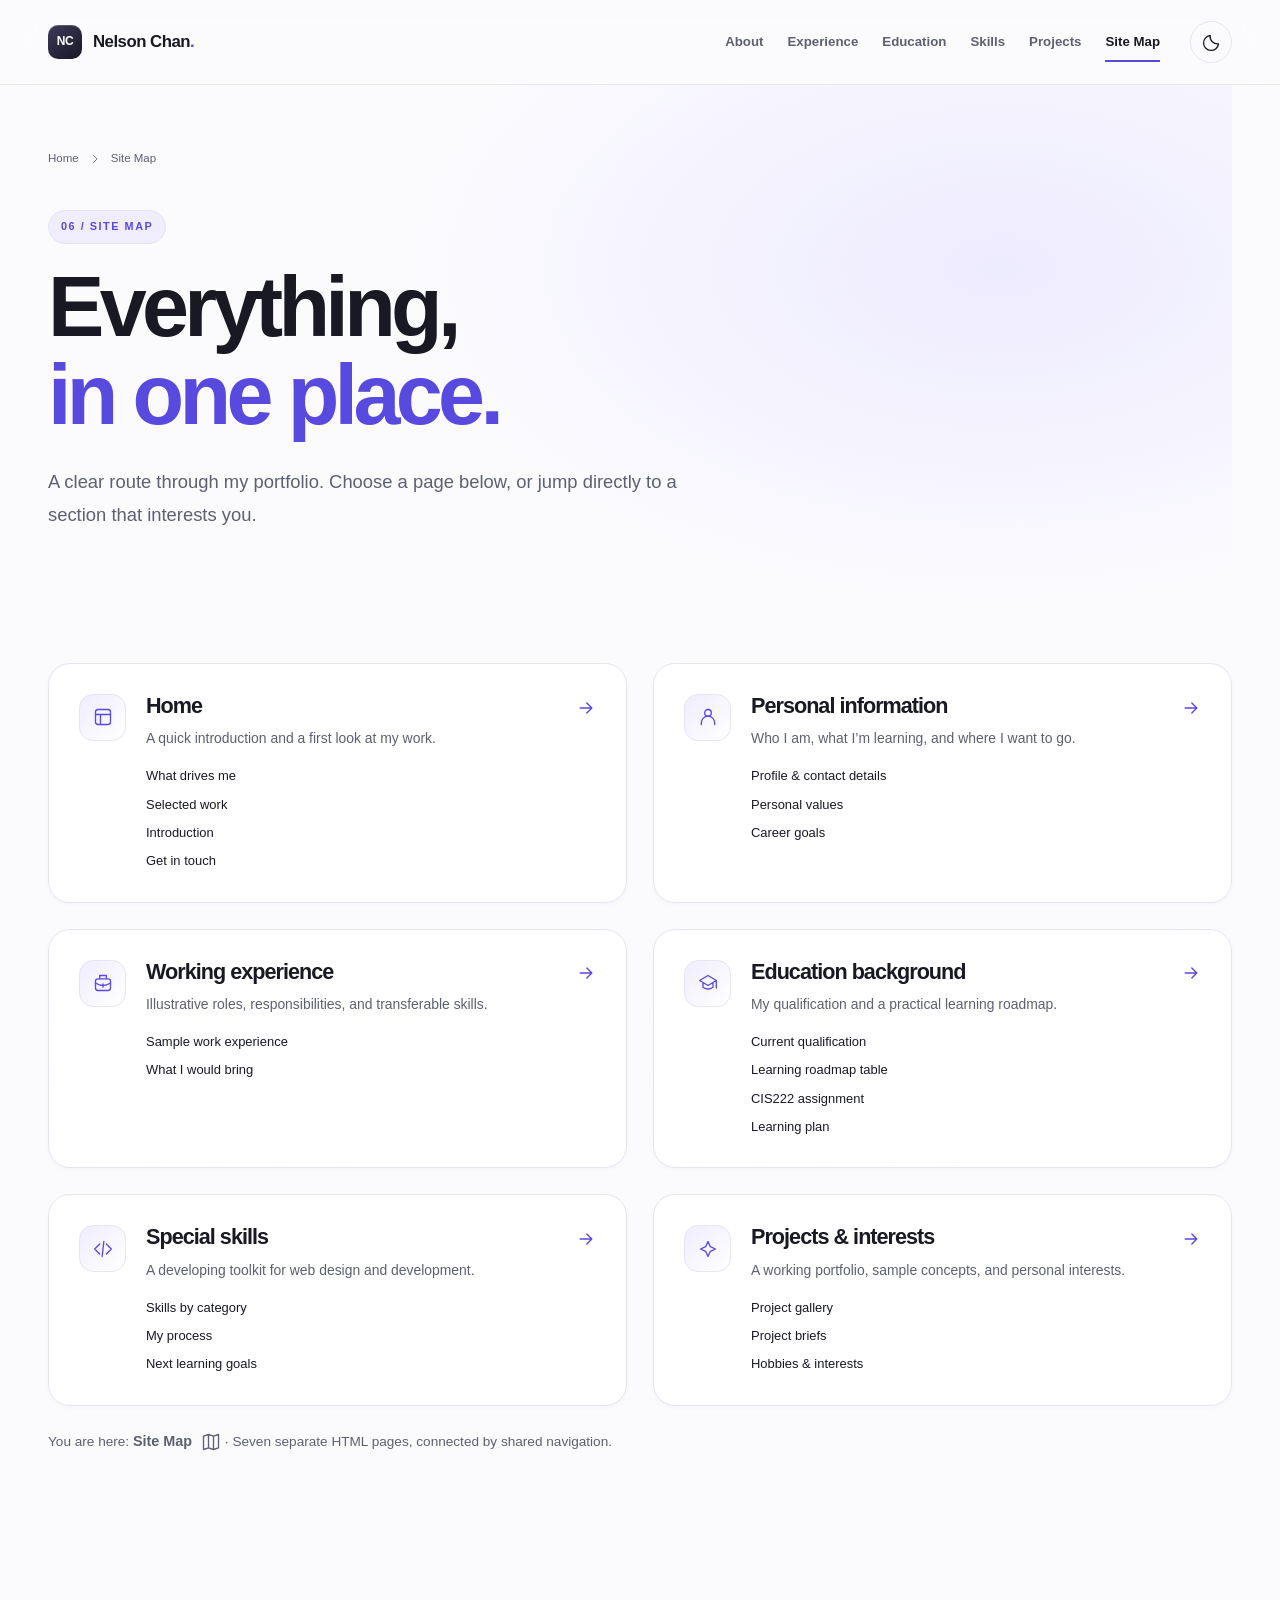
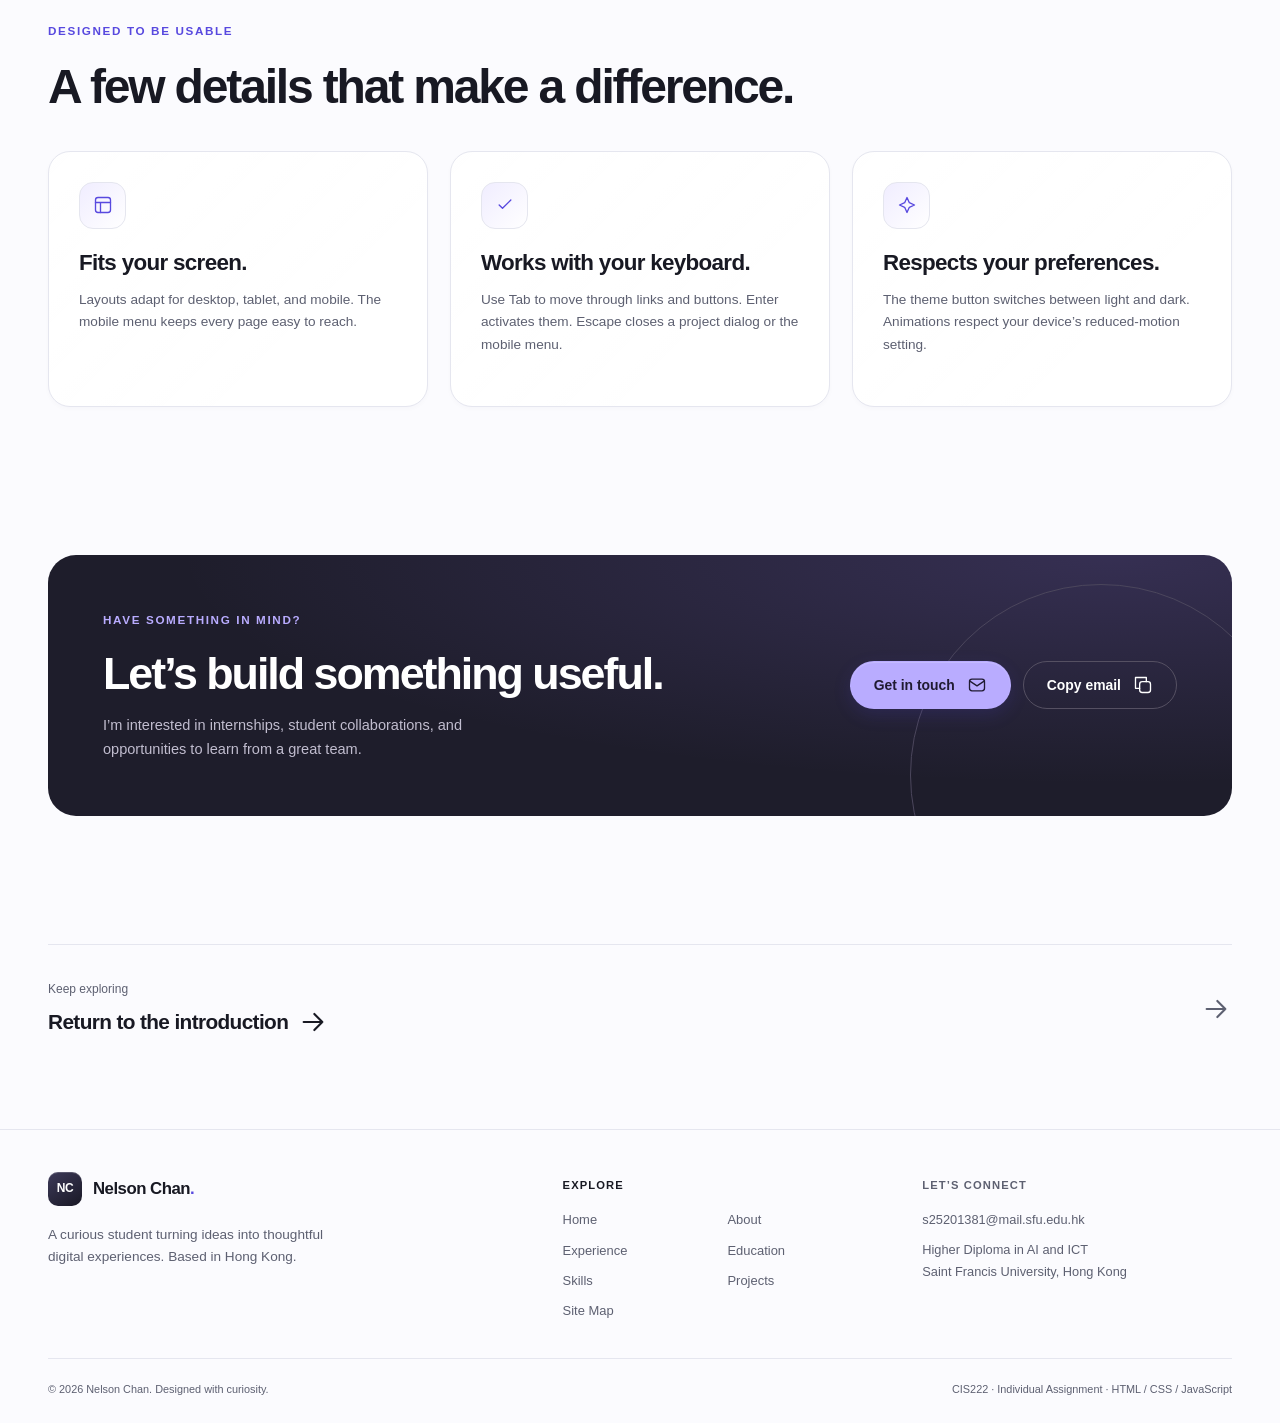
<file: sitemap.html>
<!doctype html>
<html lang="en">
  <head>
    <meta charset="UTF-8" />
    <meta name="viewport" content="width=device-width, initial-scale=1.0" />
    <meta
      name="description"
      content="All seven portfolio pages and their sections in one accessible site map, plus navigation and interaction guidance."
    />
    <meta name="author" content="Nelson Chan" />
    <meta name="theme-color" content="#fbfbfe" />
    <title>Site Map | Nelson Chan</title>
    <link
      rel="icon"
      href="data:image/svg+xml,%3Csvg xmlns='http://www.w3.org/2000/svg' viewBox='0 0 40 40'%3E%3Crect width='40' height='40' rx='12' fill='%235848e8'/%3E%3Ctext x='20' y='26' text-anchor='middle' fill='white' font-family='Arial' font-size='19'%3ENC%3C/text%3E%3C/svg%3E"
    />
    <link rel="stylesheet" href="css/style.css" />
    <script src="js/script.js" defer></script>
  </head>
  <body>
    <a class="skip-link" href="#main">Skip to content</a>
    <header class="site-header">
      <div class="container nav-shell">
        <a class="brand" href="index.html" aria-label="Nelson Chan — Home"
          ><span class="brand-mark" aria-hidden="true">NC</span
          ><span>Nelson Chan<span class="brand-dot">.</span></span></a
        >
        <nav class="site-nav" id="site-nav" aria-label="Main navigation">
          <a href="personal.html">About</a
          ><a href="experience.html">Experience</a
          ><a href="education.html">Education</a><a href="skills.html">Skills</a
          ><a href="projects.html">Projects</a
          ><a href="sitemap.html" aria-current="page">Site Map</a>
        </nav>
        <div class="nav-tools">
          <button
            type="button"
            class="icon-btn js-only"
            data-theme-toggle
            aria-label="Switch to dark theme"
            aria-pressed="false"
          >
            <span data-moon
              ><svg
                class="icon"
                viewBox="0 0 24 24"
                fill="none"
                stroke="currentColor"
                stroke-width="1.6"
                stroke-linecap="round"
                stroke-linejoin="round"
                aria-hidden="true"
              >
                <path d="M21 13A9 9 0 0 1 11 3a9 9 0 1 0 10 10Z" /></svg></span
            ><span data-sun hidden
              ><svg
                class="icon"
                viewBox="0 0 24 24"
                fill="none"
                stroke="currentColor"
                stroke-width="1.6"
                stroke-linecap="round"
                stroke-linejoin="round"
                aria-hidden="true"
              >
                <circle cx="12" cy="12" r="4" />
                <path
                  d="M12 2v2m0 16v2M2 12h2m16 0h2M5 5l1.4 1.4m11.2 11.2L19 19M5 19l1.4-1.4M17.6 6.4 19 5"
                /></svg
            ></span>
          </button>
          <button
            type="button"
            class="icon-btn menu-toggle js-only"
            data-menu-toggle
            aria-controls="site-nav"
            aria-expanded="false"
            aria-label="Open navigation menu"
          >
            <svg
              class="icon"
              viewBox="0 0 24 24"
              fill="none"
              stroke="currentColor"
              stroke-width="1.6"
              stroke-linecap="round"
              stroke-linejoin="round"
              aria-hidden="true"
            >
              <path d="M4 7h16M4 12h16M4 17h16" />
            </svg>
          </button>
        </div>
      </div>
      <div class="reading-progress" aria-hidden="true"></div>
    </header>
    <noscript
      ><div class="no-js-note container">
        All pages are available. Enable JavaScript for theme switching, project
        filters, and enhanced interactions.
      </div></noscript
    >
    <main id="main" tabindex="-1">
      <section class="container page-hero">
        <nav class="breadcrumb" aria-label="Breadcrumb">
          <a href="index.html">Home</a
          ><svg
            class="icon"
            viewBox="0 0 24 24"
            fill="none"
            stroke="currentColor"
            stroke-width="1.6"
            stroke-linecap="round"
            stroke-linejoin="round"
            aria-hidden="true"
          >
            <path d="m9 5 7 7-7 7" /></svg
          ><span aria-current="page">Site Map</span>
        </nav>
        <span class="eyebrow">06 / Site Map</span>
        <h1 class="reveal">
          Everything,<br /><span class="accent">in one place.</span>
        </h1>
        <p class="lead reveal">
          A clear route through my portfolio. Choose a page below, or jump
          directly to a section that interests you.
        </p>
      </section>
      <section class="container section-tight" id="page-directory">
        <div class="grid-2">
          <article class="card map-card lift reveal">
            <div class="card-icon">
              <svg
                class="icon"
                viewBox="0 0 24 24"
                fill="none"
                stroke="currentColor"
                stroke-width="1.6"
                stroke-linecap="round"
                stroke-linejoin="round"
                aria-hidden="true"
              >
                <rect x="3" y="3" width="18" height="18" rx="3" />
                <path d="M3 9h18M9 9v12" />
              </svg>
            </div>
            <div>
              <h2><a href="index.html">Home</a></h2>
              <p>A quick introduction and a first look at my work.</p>
              <ul>
                <li><a href="index.html#focus">What drives me</a></li>
                <li><a href="index.html#selected-work">Selected work</a></li>
                <li><a href="index.html#introduction">Introduction</a></li>
                <li><a href="index.html#contact">Get in touch</a></li>
              </ul>
            </div>
            <a class="map-arrow" href="index.html" aria-label="Open Home"
              ><svg
                class="icon"
                viewBox="0 0 24 24"
                fill="none"
                stroke="currentColor"
                stroke-width="1.6"
                stroke-linecap="round"
                stroke-linejoin="round"
                aria-hidden="true"
              >
                <path d="M5 12h14m-6-6 6 6-6 6" /></svg
            ></a>
          </article>
          <article class="card map-card lift reveal">
            <div class="card-icon">
              <svg
                class="icon"
                viewBox="0 0 24 24"
                fill="none"
                stroke="currentColor"
                stroke-width="1.6"
                stroke-linecap="round"
                stroke-linejoin="round"
                aria-hidden="true"
              >
                <circle cx="12" cy="7" r="4" />
                <path d="M4 21v-2a8 8 0 0 1 16 0v2" />
              </svg>
            </div>
            <div>
              <h2><a href="personal.html">Personal information</a></h2>
              <p>Who I am, what I’m learning, and where I want to go.</p>
              <ul>
                <li>
                  <a href="personal.html#profile">Profile & contact details</a>
                </li>
                <li><a href="personal.html#values">Personal values</a></li>
                <li><a href="personal.html#goals">Career goals</a></li>
              </ul>
            </div>
            <a
              class="map-arrow"
              href="personal.html"
              aria-label="Open Personal information"
              ><svg
                class="icon"
                viewBox="0 0 24 24"
                fill="none"
                stroke="currentColor"
                stroke-width="1.6"
                stroke-linecap="round"
                stroke-linejoin="round"
                aria-hidden="true"
              >
                <path d="M5 12h14m-6-6 6 6-6 6" /></svg
            ></a>
          </article>
          <article class="card map-card lift reveal">
            <div class="card-icon">
              <svg
                class="icon"
                viewBox="0 0 24 24"
                fill="none"
                stroke="currentColor"
                stroke-width="1.6"
                stroke-linecap="round"
                stroke-linejoin="round"
                aria-hidden="true"
              >
                <rect x="3" y="7" width="18" height="14" rx="3" />
                <path d="M8 7V3h8v4M3 12c6 4 12 4 18 0m-9 1v4" />
              </svg>
            </div>
            <div>
              <h2><a href="experience.html">Working experience</a></h2>
              <p>
                Illustrative roles, responsibilities, and transferable skills.
              </p>
              <ul>
                <li>
                  <a href="experience.html#experience"
                    >Sample work experience</a
                  >
                </li>
                <li>
                  <a href="experience.html#contribution">What I would bring</a>
                </li>
              </ul>
            </div>
            <a
              class="map-arrow"
              href="experience.html"
              aria-label="Open Working experience"
              ><svg
                class="icon"
                viewBox="0 0 24 24"
                fill="none"
                stroke="currentColor"
                stroke-width="1.6"
                stroke-linecap="round"
                stroke-linejoin="round"
                aria-hidden="true"
              >
                <path d="M5 12h14m-6-6 6 6-6 6" /></svg
            ></a>
          </article>
          <article class="card map-card lift reveal">
            <div class="card-icon">
              <svg
                class="icon"
                viewBox="0 0 24 24"
                fill="none"
                stroke="currentColor"
                stroke-width="1.6"
                stroke-linecap="round"
                stroke-linejoin="round"
                aria-hidden="true"
              >
                <path
                  d="m2 9 10-6 10 6-10 6L2 9zm4 3v5c4 3 8 3 12 0v-5m4-3v9"
                />
              </svg>
            </div>
            <div>
              <h2><a href="education.html">Education background</a></h2>
              <p>My qualification and a practical learning roadmap.</p>
              <ul>
                <li>
                  <a href="education.html#qualification"
                    >Current qualification</a
                  >
                </li>
                <li>
                  <a href="education.html#learning">Learning roadmap table</a>
                </li>
                <li>
                  <a href="education.html#assignment">CIS222 assignment</a>
                </li>
                <li><a href="education.html#next-steps">Learning plan</a></li>
              </ul>
            </div>
            <a
              class="map-arrow"
              href="education.html"
              aria-label="Open Education background"
              ><svg
                class="icon"
                viewBox="0 0 24 24"
                fill="none"
                stroke="currentColor"
                stroke-width="1.6"
                stroke-linecap="round"
                stroke-linejoin="round"
                aria-hidden="true"
              >
                <path d="M5 12h14m-6-6 6 6-6 6" /></svg
            ></a>
          </article>
          <article class="card map-card lift reveal">
            <div class="card-icon">
              <svg
                class="icon"
                viewBox="0 0 24 24"
                fill="none"
                stroke="currentColor"
                stroke-width="1.6"
                stroke-linecap="round"
                stroke-linejoin="round"
                aria-hidden="true"
              >
                <path d="m8 6-6 6 6 6m8-12 6 6-6 6m-3-15-2 18" />
              </svg>
            </div>
            <div>
              <h2><a href="skills.html">Special skills</a></h2>
              <p>A developing toolkit for web design and development.</p>
              <ul>
                <li><a href="skills.html#skills">Skills by category</a></li>
                <li><a href="skills.html#workflow">My process</a></li>
                <li>
                  <a href="skills.html#learning-goals">Next learning goals</a>
                </li>
              </ul>
            </div>
            <a
              class="map-arrow"
              href="skills.html"
              aria-label="Open Special skills"
              ><svg
                class="icon"
                viewBox="0 0 24 24"
                fill="none"
                stroke="currentColor"
                stroke-width="1.6"
                stroke-linecap="round"
                stroke-linejoin="round"
                aria-hidden="true"
              >
                <path d="M5 12h14m-6-6 6 6-6 6" /></svg
            ></a>
          </article>
          <article class="card map-card lift reveal">
            <div class="card-icon">
              <svg
                class="icon"
                viewBox="0 0 24 24"
                fill="none"
                stroke="currentColor"
                stroke-width="1.6"
                stroke-linecap="round"
                stroke-linejoin="round"
                aria-hidden="true"
              >
                <path
                  d="m12 3 2.8 6.2L21 12l-6.2 2.8L12 21l-2.8-6.2L3 12l6.2-2.8L12 3z"
                />
              </svg>
            </div>
            <div>
              <h2><a href="projects.html">Projects & interests</a></h2>
              <p>
                A working portfolio, sample concepts, and personal interests.
              </p>
              <ul>
                <li><a href="projects.html#projects">Project gallery</a></li>
                <li>
                  <a href="projects.html#project-briefs">Project briefs</a>
                </li>
                <li>
                  <a href="projects.html#interests">Hobbies & interests</a>
                </li>
              </ul>
            </div>
            <a
              class="map-arrow"
              href="projects.html"
              aria-label="Open Projects & interests"
              ><svg
                class="icon"
                viewBox="0 0 24 24"
                fill="none"
                stroke="currentColor"
                stroke-width="1.6"
                stroke-linecap="round"
                stroke-linejoin="round"
                aria-hidden="true"
              >
                <path d="M5 12h14m-6-6 6 6-6 6" /></svg
            ></a>
          </article>
        </div>
        <p class="muted small" style="margin-top: 24px">
          You are here:
          <a class="text-link" href="sitemap.html" aria-current="page"
            >Site Map<svg
              class="icon"
              viewBox="0 0 24 24"
              fill="none"
              stroke="currentColor"
              stroke-width="1.6"
              stroke-linecap="round"
              stroke-linejoin="round"
              aria-hidden="true"
            >
              <path
                d="m3 5 6-2 6 2 6-2v16l-6 2-6-2-6 2V5zm6-2v16m6-14v16"
              /></svg
          ></a>
          · Seven separate HTML pages, connected by shared navigation.
        </p>
      </section>
      <section class="container section" id="site-features">
        <div class="section-head">
          <div>
            <span class="eyebrow">Designed to be usable</span>
            <h2>A few details that make a difference.</h2>
          </div>
        </div>
        <div class="grid-3">
          <div class="card reveal">
            <div class="card-icon">
              <svg
                class="icon"
                viewBox="0 0 24 24"
                fill="none"
                stroke="currentColor"
                stroke-width="1.6"
                stroke-linecap="round"
                stroke-linejoin="round"
                aria-hidden="true"
              >
                <rect x="3" y="3" width="18" height="18" rx="3" />
                <path d="M3 9h18M9 9v12" />
              </svg>
            </div>
            <h3>Fits your screen.</h3>
            <p class="muted small">
              Layouts adapt for desktop, tablet, and mobile. The mobile menu
              keeps every page easy to reach.
            </p>
          </div>
          <div class="card reveal">
            <div class="card-icon">
              <svg
                class="icon"
                viewBox="0 0 24 24"
                fill="none"
                stroke="currentColor"
                stroke-width="1.6"
                stroke-linecap="round"
                stroke-linejoin="round"
                aria-hidden="true"
              >
                <path d="m5 12 4 4L19 6" />
              </svg>
            </div>
            <h3>Works with your keyboard.</h3>
            <p class="muted small">
              Use Tab to move through links and buttons. Enter activates them.
              Escape closes a project dialog or the mobile menu.
            </p>
          </div>
          <div class="card reveal">
            <div class="card-icon">
              <svg
                class="icon"
                viewBox="0 0 24 24"
                fill="none"
                stroke="currentColor"
                stroke-width="1.6"
                stroke-linecap="round"
                stroke-linejoin="round"
                aria-hidden="true"
              >
                <path
                  d="m12 3 2.8 6.2L21 12l-6.2 2.8L12 21l-2.8-6.2L3 12l6.2-2.8L12 3z"
                />
              </svg>
            </div>
            <h3>Respects your preferences.</h3>
            <p class="muted small">
              The theme button switches between light and dark. Animations
              respect your device’s reduced-motion setting.
            </p>
          </div>
        </div>
      </section>
      <section
        class="container section-tight"
        id="contact"
        aria-labelledby="contact-title"
      >
        <div class="contact-band reveal">
          <div>
            <span class="eyebrow" style="color: #b9acff"
              >Have something in mind?</span
            >
            <h2 id="contact-title">Let’s build something useful.</h2>
            <p>
              I’m interested in internships, student collaborations, and
              opportunities to learn from a great team.
            </p>
          </div>
          <div class="button-row">
            <a class="btn btn-primary" href="mailto:s25201381@mail.sfu.edu.hk"
              >Get in touch<svg
                class="icon"
                viewBox="0 0 24 24"
                fill="none"
                stroke="currentColor"
                stroke-width="1.6"
                stroke-linecap="round"
                stroke-linejoin="round"
                aria-hidden="true"
              >
                <rect x="3" y="5" width="18" height="14" rx="3" />
                <path d="m3 7 9 6 9-6" /></svg></a
            ><button
              class="btn btn-secondary js-only"
              type="button"
              data-copy-email
            >
              Copy email<svg
                class="icon"
                viewBox="0 0 24 24"
                fill="none"
                stroke="currentColor"
                stroke-width="1.6"
                stroke-linecap="round"
                stroke-linejoin="round"
                aria-hidden="true"
              >
                <rect x="8" y="8" width="13" height="13" rx="3" />
                <path d="M16 8V3H3v13h5" />
              </svg>
            </button>
          </div>
        </div>
      </section>
      <div class="container page-next">
        <div>
          <p>Keep exploring</p>
          <a class="text-link" href="index.html"
            >Return to the introduction<svg
              class="icon"
              viewBox="0 0 24 24"
              fill="none"
              stroke="currentColor"
              stroke-width="1.6"
              stroke-linecap="round"
              stroke-linejoin="round"
              aria-hidden="true"
            >
              <path d="M5 12h14m-6-6 6 6-6 6" /></svg
          ></a>
        </div>
        <span class="muted small"
          ><svg
            class="icon"
            viewBox="0 0 24 24"
            fill="none"
            stroke="currentColor"
            stroke-width="1.6"
            stroke-linecap="round"
            stroke-linejoin="round"
            aria-hidden="true"
          >
            <path d="M5 12h14m-6-6 6 6-6 6" /></svg
        ></span>
      </div>
    </main>
    <footer class="site-footer">
      <div class="container">
        <div class="footer-top">
          <div class="footer-intro">
            <a class="brand" href="index.html" aria-label="Nelson Chan — Home"
              ><span class="brand-mark" aria-hidden="true">NC</span
              ><span>Nelson Chan<span class="brand-dot">.</span></span></a
            >
            <p>
              A curious student turning ideas into thoughtful digital
              experiences. Based in Hong Kong.
            </p>
          </div>
          <div>
            <div class="footer-title">Explore</div>
            <nav class="footer-links" aria-label="Footer navigation">
              <a href="index.html">Home</a><a href="personal.html">About</a
              ><a href="experience.html">Experience</a
              ><a href="education.html">Education</a
              ><a href="skills.html">Skills</a
              ><a href="projects.html">Projects</a
              ><a href="sitemap.html">Site Map</a>
            </nav>
          </div>
          <div class="footer-contact">
            <div class="footer-title">Let’s connect</div>
            <p>
              <a href="mailto:s25201381@mail.sfu.edu.hk"
                >s25201381@mail.sfu.edu.hk</a
              >
            </p>
            <p>
              Higher Diploma in AI and ICT<br />Saint Francis University, Hong
              Kong
            </p>
          </div>
        </div>
        <div class="footer-bottom">
          <span>© 2026 Nelson Chan. Designed with curiosity.</span
          ><span>CIS222 · Individual Assignment · HTML / CSS / JavaScript</span>
        </div>
      </div>
    </footer>
    <button
      class="icon-btn back-to-top js-only"
      type="button"
      data-back-to-top
      aria-label="Back to top"
    >
      <svg
        class="icon"
        viewBox="0 0 24 24"
        fill="none"
        stroke="currentColor"
        stroke-width="1.6"
        stroke-linecap="round"
        stroke-linejoin="round"
        aria-hidden="true"
      >
        <path d="M12 19V5m-6 6 6-6 6 6" />
      </svg>
    </button>
    <div
      class="toast"
      role="status"
      aria-live="polite"
      aria-atomic="true"
    ></div>
  </body>
</html>
</file>
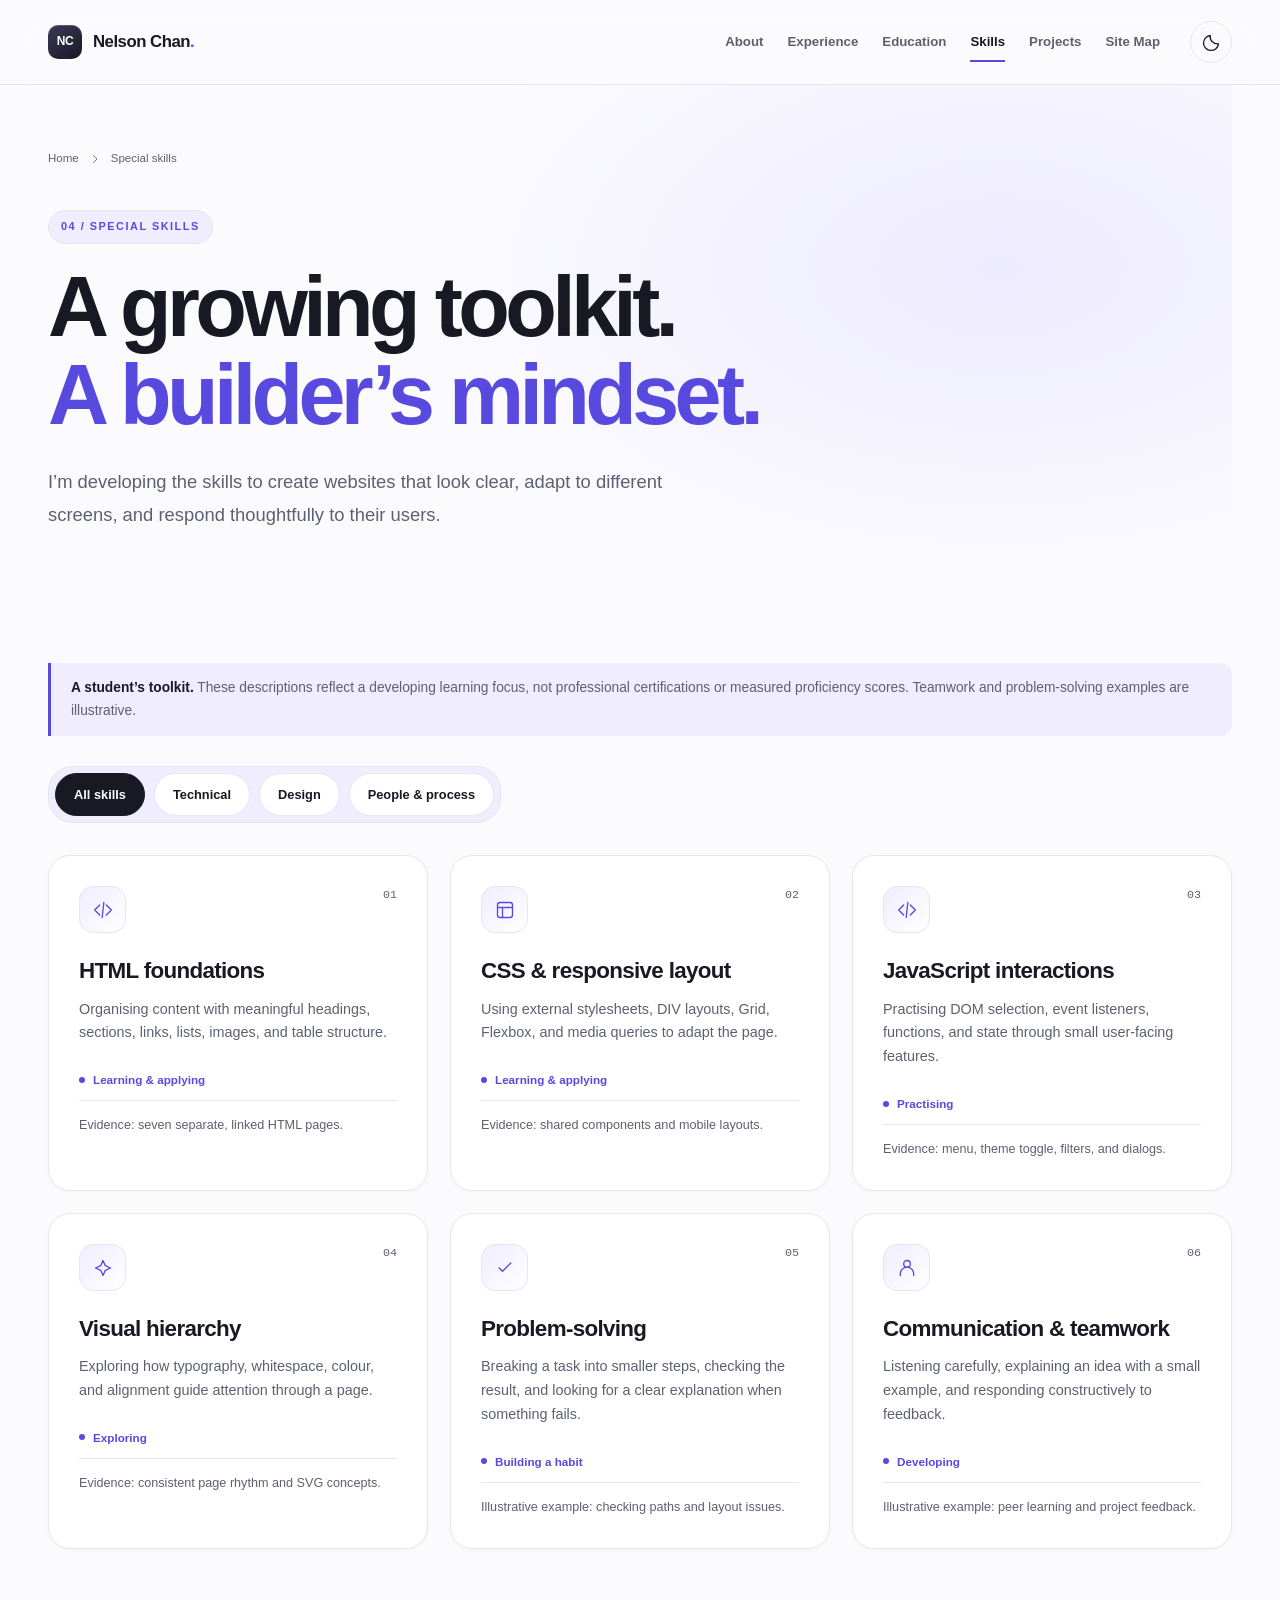
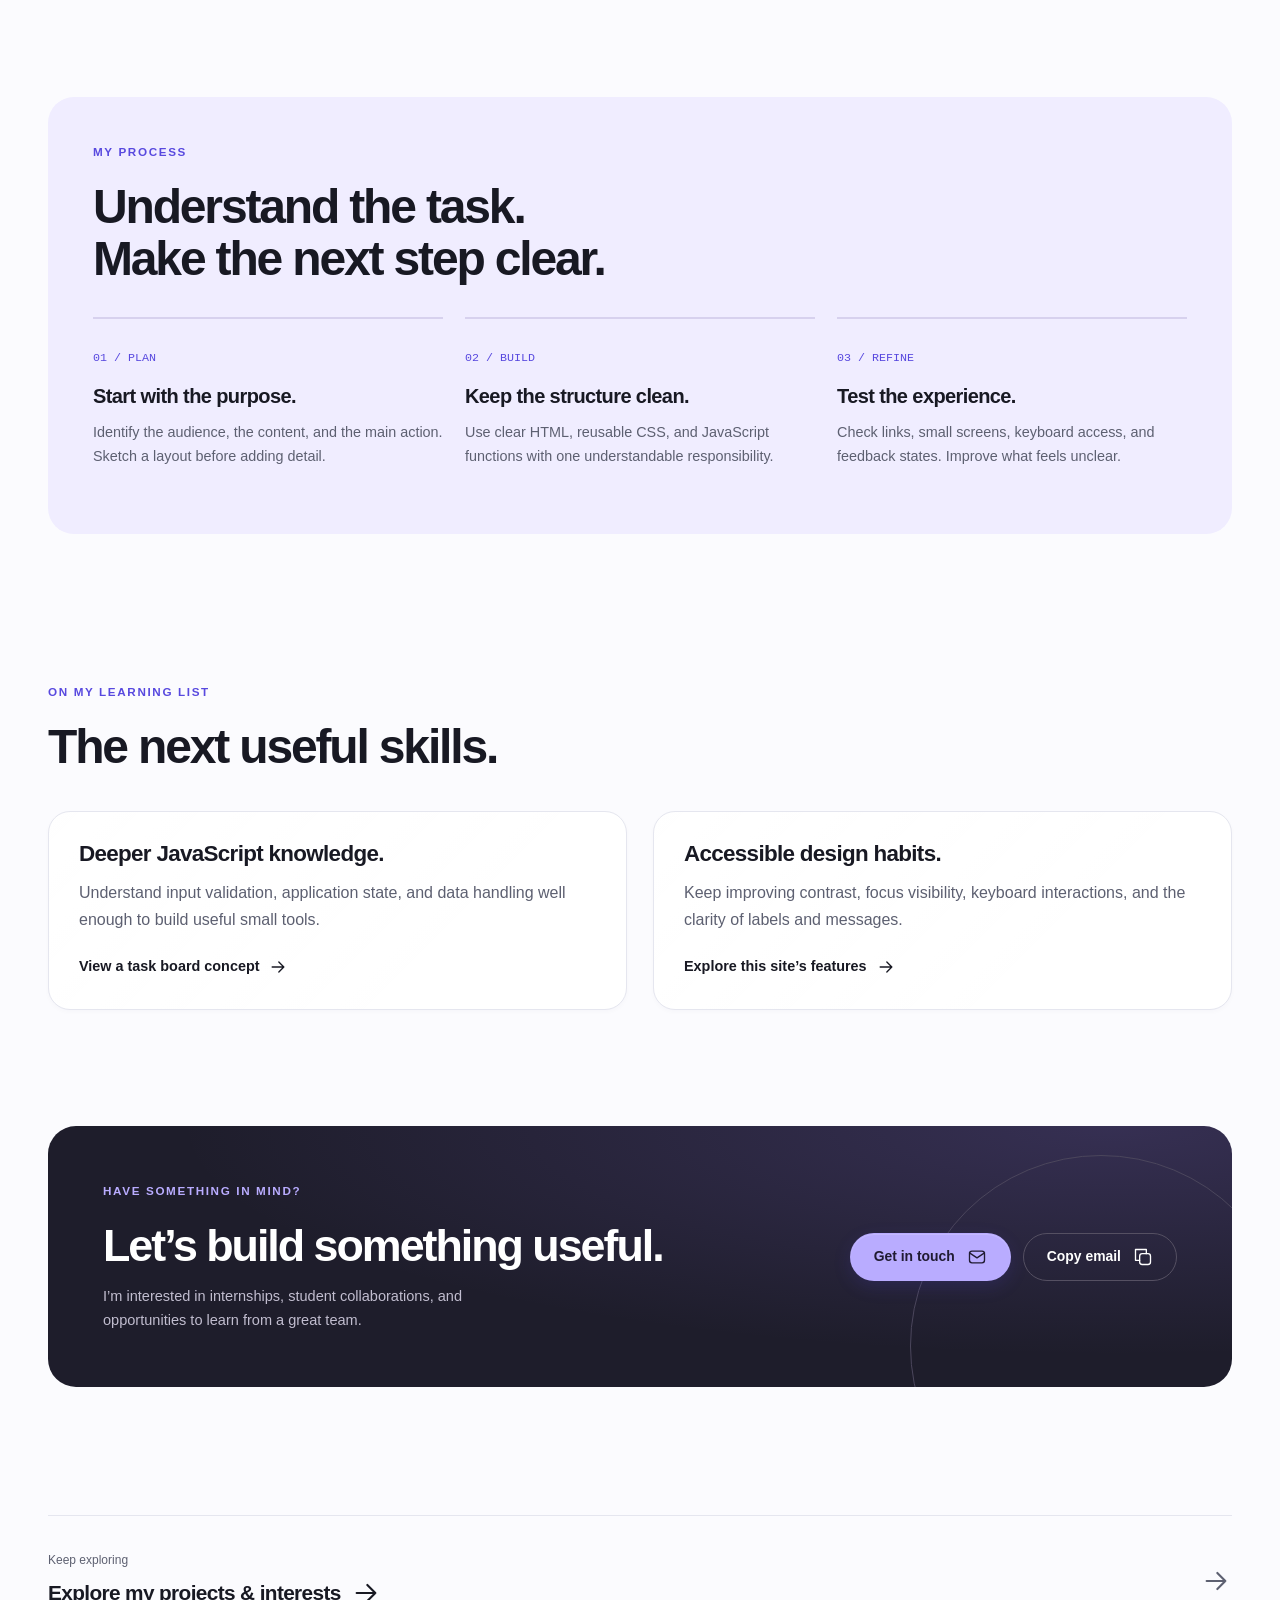
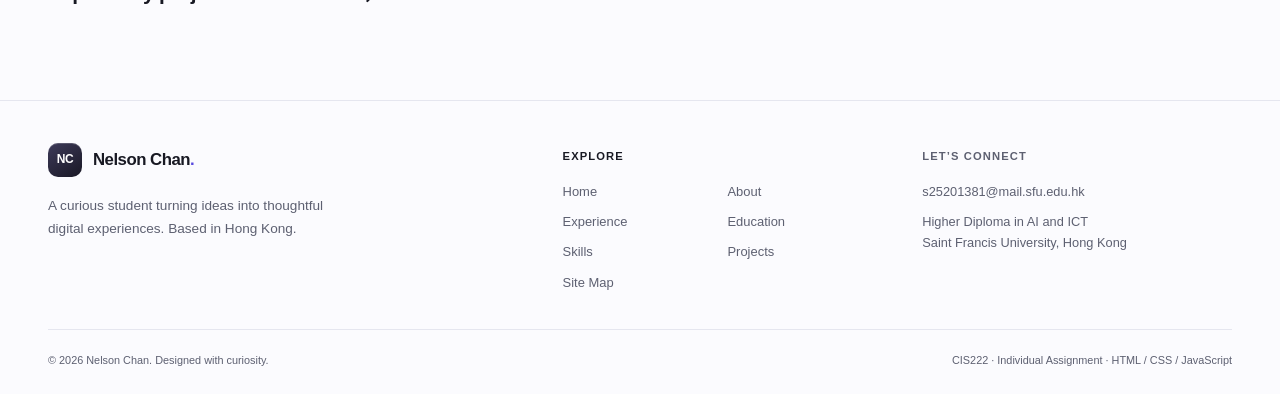
<file: skills.html>
<!doctype html>
<html lang="en">
  <head>
    <meta charset="UTF-8" />
    <meta name="viewport" content="width=device-width, initial-scale=1.0" />
    <meta
      name="description"
      content="Nelson’s developing technical, design, and communication skills, with interactive category filters and learning goals."
    />
    <meta name="author" content="Nelson Chan" />
    <meta name="theme-color" content="#fbfbfe" />
    <title>Special skills | Nelson Chan</title>
    <link
      rel="icon"
      href="data:image/svg+xml,%3Csvg xmlns='http://www.w3.org/2000/svg' viewBox='0 0 40 40'%3E%3Crect width='40' height='40' rx='12' fill='%235848e8'/%3E%3Ctext x='20' y='26' text-anchor='middle' fill='white' font-family='Arial' font-size='19'%3ENC%3C/text%3E%3C/svg%3E"
    />
    <link rel="stylesheet" href="css/style.css" />
    <script src="js/script.js" defer></script>
  </head>
  <body>
    <a class="skip-link" href="#main">Skip to content</a>
    <header class="site-header">
      <div class="container nav-shell">
        <a class="brand" href="index.html" aria-label="Nelson Chan — Home"
          ><span class="brand-mark" aria-hidden="true">NC</span
          ><span>Nelson Chan<span class="brand-dot">.</span></span></a
        >
        <nav class="site-nav" id="site-nav" aria-label="Main navigation">
          <a href="personal.html">About</a
          ><a href="experience.html">Experience</a
          ><a href="education.html">Education</a
          ><a href="skills.html" aria-current="page">Skills</a
          ><a href="projects.html">Projects</a
          ><a href="sitemap.html">Site Map</a>
        </nav>
        <div class="nav-tools">
          <button
            type="button"
            class="icon-btn js-only"
            data-theme-toggle
            aria-label="Switch to dark theme"
            aria-pressed="false"
          >
            <span data-moon
              ><svg
                class="icon"
                viewBox="0 0 24 24"
                fill="none"
                stroke="currentColor"
                stroke-width="1.6"
                stroke-linecap="round"
                stroke-linejoin="round"
                aria-hidden="true"
              >
                <path d="M21 13A9 9 0 0 1 11 3a9 9 0 1 0 10 10Z" /></svg></span
            ><span data-sun hidden
              ><svg
                class="icon"
                viewBox="0 0 24 24"
                fill="none"
                stroke="currentColor"
                stroke-width="1.6"
                stroke-linecap="round"
                stroke-linejoin="round"
                aria-hidden="true"
              >
                <circle cx="12" cy="12" r="4" />
                <path
                  d="M12 2v2m0 16v2M2 12h2m16 0h2M5 5l1.4 1.4m11.2 11.2L19 19M5 19l1.4-1.4M17.6 6.4 19 5"
                /></svg
            ></span>
          </button>
          <button
            type="button"
            class="icon-btn menu-toggle js-only"
            data-menu-toggle
            aria-controls="site-nav"
            aria-expanded="false"
            aria-label="Open navigation menu"
          >
            <svg
              class="icon"
              viewBox="0 0 24 24"
              fill="none"
              stroke="currentColor"
              stroke-width="1.6"
              stroke-linecap="round"
              stroke-linejoin="round"
              aria-hidden="true"
            >
              <path d="M4 7h16M4 12h16M4 17h16" />
            </svg>
          </button>
        </div>
      </div>
      <div class="reading-progress" aria-hidden="true"></div>
    </header>
    <noscript
      ><div class="no-js-note container">
        All pages are available. Enable JavaScript for theme switching, project
        filters, and enhanced interactions.
      </div></noscript
    >
    <main id="main" tabindex="-1">
      <section class="container page-hero">
        <nav class="breadcrumb" aria-label="Breadcrumb">
          <a href="index.html">Home</a
          ><svg
            class="icon"
            viewBox="0 0 24 24"
            fill="none"
            stroke="currentColor"
            stroke-width="1.6"
            stroke-linecap="round"
            stroke-linejoin="round"
            aria-hidden="true"
          >
            <path d="m9 5 7 7-7 7" /></svg
          ><span aria-current="page">Special skills</span>
        </nav>
        <span class="eyebrow">04 / Special skills</span>
        <h1 class="reveal">
          A growing toolkit.<br /><span class="accent"
            >A builder’s mindset.</span
          >
        </h1>
        <p class="lead reveal">
          I’m developing the skills to create websites that look clear, adapt to
          different screens, and respond thoughtfully to their users.
        </p>
      </section>
      <section
        class="container section-tight"
        id="skills"
        aria-labelledby="skills-title"
      >
        <h2 class="sr-only" id="skills-title">Skills by category</h2>
        <div class="note">
          <strong>A student’s toolkit.</strong> These descriptions reflect a
          developing learning focus, not professional certifications or measured
          proficiency scores. Teamwork and problem-solving examples are
          illustrative.
        </div>
        <div
          class="filters js-only"
          data-filter-group="skills-grid"
          role="group"
          aria-label="Filter skills by category"
        >
          <button
            type="button"
            class="filter-btn"
            data-filter="all"
            aria-pressed="true"
          >
            All skills</button
          ><button
            type="button"
            class="filter-btn"
            data-filter="technical"
            aria-pressed="false"
          >
            Technical</button
          ><button
            type="button"
            class="filter-btn"
            data-filter="design"
            aria-pressed="false"
          >
            Design</button
          ><button
            type="button"
            class="filter-btn"
            data-filter="people"
            aria-pressed="false"
          >
            People &amp; process
          </button>
        </div>
        <div
          class="sr-only"
          id="filter-status"
          role="status"
          aria-live="polite"
          aria-atomic="true"
        ></div>
        <div class="grid-3" id="skills-grid">
          <article
            class="card skill-card lift reveal"
            data-category="technical"
          >
            <div class="skill-top">
              <div class="card-icon">
                <svg
                  class="icon"
                  viewBox="0 0 24 24"
                  fill="none"
                  stroke="currentColor"
                  stroke-width="1.6"
                  stroke-linecap="round"
                  stroke-linejoin="round"
                  aria-hidden="true"
                >
                  <path d="m8 6-6 6 6 6m8-12 6 6-6 6m-3-15-2 18" />
                </svg>
              </div>
              <span class="number">01</span>
            </div>
            <h3>HTML foundations</h3>
            <p>
              Organising content with meaningful headings, sections, links,
              lists, images, and table structure.
            </p>
            <div class="skill-state">Learning & applying</div>
            <div class="skill-proof">
              Evidence: seven separate, linked HTML pages.
            </div>
          </article>
          <article
            class="card skill-card lift reveal"
            data-category="technical design"
          >
            <div class="skill-top">
              <div class="card-icon">
                <svg
                  class="icon"
                  viewBox="0 0 24 24"
                  fill="none"
                  stroke="currentColor"
                  stroke-width="1.6"
                  stroke-linecap="round"
                  stroke-linejoin="round"
                  aria-hidden="true"
                >
                  <rect x="3" y="3" width="18" height="18" rx="3" />
                  <path d="M3 9h18M9 9v12" />
                </svg>
              </div>
              <span class="number">02</span>
            </div>
            <h3>CSS & responsive layout</h3>
            <p>
              Using external stylesheets, DIV layouts, Grid, Flexbox, and media
              queries to adapt the page.
            </p>
            <div class="skill-state">Learning & applying</div>
            <div class="skill-proof">
              Evidence: shared components and mobile layouts.
            </div>
          </article>
          <article
            class="card skill-card lift reveal"
            data-category="technical"
          >
            <div class="skill-top">
              <div class="card-icon">
                <svg
                  class="icon"
                  viewBox="0 0 24 24"
                  fill="none"
                  stroke="currentColor"
                  stroke-width="1.6"
                  stroke-linecap="round"
                  stroke-linejoin="round"
                  aria-hidden="true"
                >
                  <path d="m8 6-6 6 6 6m8-12 6 6-6 6m-3-15-2 18" />
                </svg>
              </div>
              <span class="number">03</span>
            </div>
            <h3>JavaScript interactions</h3>
            <p>
              Practising DOM selection, event listeners, functions, and state
              through small user-facing features.
            </p>
            <div class="skill-state">Practising</div>
            <div class="skill-proof">
              Evidence: menu, theme toggle, filters, and dialogs.
            </div>
          </article>
          <article class="card skill-card lift reveal" data-category="design">
            <div class="skill-top">
              <div class="card-icon">
                <svg
                  class="icon"
                  viewBox="0 0 24 24"
                  fill="none"
                  stroke="currentColor"
                  stroke-width="1.6"
                  stroke-linecap="round"
                  stroke-linejoin="round"
                  aria-hidden="true"
                >
                  <path
                    d="m12 3 2.8 6.2L21 12l-6.2 2.8L12 21l-2.8-6.2L3 12l6.2-2.8L12 3z"
                  />
                </svg>
              </div>
              <span class="number">04</span>
            </div>
            <h3>Visual hierarchy</h3>
            <p>
              Exploring how typography, whitespace, colour, and alignment guide
              attention through a page.
            </p>
            <div class="skill-state">Exploring</div>
            <div class="skill-proof">
              Evidence: consistent page rhythm and SVG concepts.
            </div>
          </article>
          <article
            class="card skill-card lift reveal"
            data-category="people technical"
          >
            <div class="skill-top">
              <div class="card-icon">
                <svg
                  class="icon"
                  viewBox="0 0 24 24"
                  fill="none"
                  stroke="currentColor"
                  stroke-width="1.6"
                  stroke-linecap="round"
                  stroke-linejoin="round"
                  aria-hidden="true"
                >
                  <path d="m5 12 4 4L19 6" />
                </svg>
              </div>
              <span class="number">05</span>
            </div>
            <h3>Problem-solving</h3>
            <p>
              Breaking a task into smaller steps, checking the result, and
              looking for a clear explanation when something fails.
            </p>
            <div class="skill-state">Building a habit</div>
            <div class="skill-proof">
              Illustrative example: checking paths and layout issues.
            </div>
          </article>
          <article class="card skill-card lift reveal" data-category="people">
            <div class="skill-top">
              <div class="card-icon">
                <svg
                  class="icon"
                  viewBox="0 0 24 24"
                  fill="none"
                  stroke="currentColor"
                  stroke-width="1.6"
                  stroke-linecap="round"
                  stroke-linejoin="round"
                  aria-hidden="true"
                >
                  <circle cx="12" cy="7" r="4" />
                  <path d="M4 21v-2a8 8 0 0 1 16 0v2" />
                </svg>
              </div>
              <span class="number">06</span>
            </div>
            <h3>Communication & teamwork</h3>
            <p>
              Listening carefully, explaining an idea with a small example, and
              responding constructively to feedback.
            </p>
            <div class="skill-state">Developing</div>
            <div class="skill-proof">
              Illustrative example: peer learning and project feedback.
            </div>
          </article>
        </div>
      </section>
      <section class="container section" id="workflow">
        <div class="workflow reveal">
          <span class="eyebrow">My process</span>
          <h2>Understand the task.<br />Make the next step clear.</h2>
          <div class="grid-3">
            <div class="learning-step">
              <span class="number">01 / PLAN</span>
              <h3>Start with the purpose.</h3>
              <p>
                Identify the audience, the content, and the main action. Sketch
                a layout before adding detail.
              </p>
            </div>
            <div class="learning-step">
              <span class="number">02 / BUILD</span>
              <h3>Keep the structure clean.</h3>
              <p>
                Use clear HTML, reusable CSS, and JavaScript functions with one
                understandable responsibility.
              </p>
            </div>
            <div class="learning-step">
              <span class="number">03 / REFINE</span>
              <h3>Test the experience.</h3>
              <p>
                Check links, small screens, keyboard access, and feedback
                states. Improve what feels unclear.
              </p>
            </div>
          </div>
        </div>
      </section>
      <section class="container section-tight" id="learning-goals">
        <div class="section-head">
          <div>
            <span class="eyebrow">On my learning list</span>
            <h2>The next useful skills.</h2>
          </div>
        </div>
        <div class="grid-2">
          <div class="card reveal">
            <h3>Deeper JavaScript knowledge.</h3>
            <p class="muted">
              Understand input validation, application state, and data handling
              well enough to build useful small tools.
            </p>
            <a class="text-link" href="projects.html#brief-tasks"
              >View a task board concept<svg
                class="icon"
                viewBox="0 0 24 24"
                fill="none"
                stroke="currentColor"
                stroke-width="1.6"
                stroke-linecap="round"
                stroke-linejoin="round"
                aria-hidden="true"
              >
                <path d="M5 12h14m-6-6 6 6-6 6" /></svg
            ></a>
          </div>
          <div class="card reveal">
            <h3>Accessible design habits.</h3>
            <p class="muted">
              Keep improving contrast, focus visibility, keyboard interactions,
              and the clarity of labels and messages.
            </p>
            <a class="text-link" href="sitemap.html#site-features"
              >Explore this site’s features<svg
                class="icon"
                viewBox="0 0 24 24"
                fill="none"
                stroke="currentColor"
                stroke-width="1.6"
                stroke-linecap="round"
                stroke-linejoin="round"
                aria-hidden="true"
              >
                <path d="M5 12h14m-6-6 6 6-6 6" /></svg
            ></a>
          </div>
        </div>
      </section>
      <section
        class="container section-tight"
        id="contact"
        aria-labelledby="contact-title"
      >
        <div class="contact-band reveal">
          <div>
            <span class="eyebrow" style="color: #b9acff"
              >Have something in mind?</span
            >
            <h2 id="contact-title">Let’s build something useful.</h2>
            <p>
              I’m interested in internships, student collaborations, and
              opportunities to learn from a great team.
            </p>
          </div>
          <div class="button-row">
            <a class="btn btn-primary" href="mailto:s25201381@mail.sfu.edu.hk"
              >Get in touch<svg
                class="icon"
                viewBox="0 0 24 24"
                fill="none"
                stroke="currentColor"
                stroke-width="1.6"
                stroke-linecap="round"
                stroke-linejoin="round"
                aria-hidden="true"
              >
                <rect x="3" y="5" width="18" height="14" rx="3" />
                <path d="m3 7 9 6 9-6" /></svg></a
            ><button
              class="btn btn-secondary js-only"
              type="button"
              data-copy-email
            >
              Copy email<svg
                class="icon"
                viewBox="0 0 24 24"
                fill="none"
                stroke="currentColor"
                stroke-width="1.6"
                stroke-linecap="round"
                stroke-linejoin="round"
                aria-hidden="true"
              >
                <rect x="8" y="8" width="13" height="13" rx="3" />
                <path d="M16 8V3H3v13h5" />
              </svg>
            </button>
          </div>
        </div>
      </section>
      <div class="container page-next">
        <div>
          <p>Keep exploring</p>
          <a class="text-link" href="projects.html"
            >Explore my projects & interests<svg
              class="icon"
              viewBox="0 0 24 24"
              fill="none"
              stroke="currentColor"
              stroke-width="1.6"
              stroke-linecap="round"
              stroke-linejoin="round"
              aria-hidden="true"
            >
              <path d="M5 12h14m-6-6 6 6-6 6" /></svg
          ></a>
        </div>
        <span class="muted small"
          ><svg
            class="icon"
            viewBox="0 0 24 24"
            fill="none"
            stroke="currentColor"
            stroke-width="1.6"
            stroke-linecap="round"
            stroke-linejoin="round"
            aria-hidden="true"
          >
            <path d="M5 12h14m-6-6 6 6-6 6" /></svg
        ></span>
      </div>
    </main>
    <footer class="site-footer">
      <div class="container">
        <div class="footer-top">
          <div class="footer-intro">
            <a class="brand" href="index.html" aria-label="Nelson Chan — Home"
              ><span class="brand-mark" aria-hidden="true">NC</span
              ><span>Nelson Chan<span class="brand-dot">.</span></span></a
            >
            <p>
              A curious student turning ideas into thoughtful digital
              experiences. Based in Hong Kong.
            </p>
          </div>
          <div>
            <div class="footer-title">Explore</div>
            <nav class="footer-links" aria-label="Footer navigation">
              <a href="index.html">Home</a><a href="personal.html">About</a
              ><a href="experience.html">Experience</a
              ><a href="education.html">Education</a
              ><a href="skills.html">Skills</a
              ><a href="projects.html">Projects</a
              ><a href="sitemap.html">Site Map</a>
            </nav>
          </div>
          <div class="footer-contact">
            <div class="footer-title">Let’s connect</div>
            <p>
              <a href="mailto:s25201381@mail.sfu.edu.hk"
                >s25201381@mail.sfu.edu.hk</a
              >
            </p>
            <p>
              Higher Diploma in AI and ICT<br />Saint Francis University, Hong
              Kong
            </p>
          </div>
        </div>
        <div class="footer-bottom">
          <span>© 2026 Nelson Chan. Designed with curiosity.</span
          ><span>CIS222 · Individual Assignment · HTML / CSS / JavaScript</span>
        </div>
      </div>
    </footer>
    <button
      class="icon-btn back-to-top js-only"
      type="button"
      data-back-to-top
      aria-label="Back to top"
    >
      <svg
        class="icon"
        viewBox="0 0 24 24"
        fill="none"
        stroke="currentColor"
        stroke-width="1.6"
        stroke-linecap="round"
        stroke-linejoin="round"
        aria-hidden="true"
      >
        <path d="M12 19V5m-6 6 6-6 6 6" />
      </svg>
    </button>
    <div
      class="toast"
      role="status"
      aria-live="polite"
      aria-atomic="true"
    ></div>
  </body>
</html>
</file>
<file: css/style.css>
/* Nelson Chan: one shared visual system for all seven portfolio pages. */
:root {
  color-scheme: light;
  --bg: #fbfbfe;
  --surface: #fff;
  --ink: #181923;
  --muted: #5d6071;
  --line: #e5e6ef;
  --accent: #5849df;
  --accent-hover: #4333bd;
  --soft: #f0edff;
  --green: #217553;
  --nav: rgba(251, 251, 254, 0.76);
  --shadow: 0 24px 64px -24px rgba(43, 32, 99, 0.22);
  --glow: rgba(166, 152, 255, 0.16);
  --radius: 22px;
  --font: Inter, -apple-system, BlinkMacSystemFont, "Segoe UI", sans-serif;
}
html[data-theme="dark"] {
  color-scheme: dark;
  --bg: #111219;
  --surface: #1a1b25;
  --ink: #f4f3ff;
  --muted: #b7b7c8;
  --line: #333442;
  --accent: #aaa0ff;
  --accent-hover: #c4bdff;
  --soft: #29243d;
  --green: #7bdcb0;
  --nav: rgba(17, 18, 25, 0.78);
  --shadow: 0 20px 70px rgba(0, 0, 0, 0.2);
  --glow: rgba(122, 104, 228, 0.13);
}
* {
  box-sizing: border-box;
}
html {
  scroll-behavior: smooth;
  scroll-padding-top: 110px;
}
body {
  margin: 0;
  font-family: var(--font);
  color: var(--ink);
  background: var(--bg);
  font-size: 16px;
  line-height: 1.65;
  -webkit-font-smoothing: antialiased;
}
body.menu-open,
body.dialog-open {
  overflow: hidden;
}
::selection {
  background: #d7d1ff;
  color: #201953;
}
a {
  color: inherit;
  text-decoration: none;
}
button,
input {
  font: inherit;
}
button {
  color: inherit;
  cursor: pointer;
}
button,
a {
  -webkit-tap-highlight-color: transparent;
}
button:disabled {
  cursor: default;
}
button {
  background: none;
}
img,
svg {
  max-width: 100%;
}
img {
  display: block;
}
h1,
h2,
h3,
p {
  margin-top: 0;
}
h1,
h2,
h3 {
  line-height: 1.08;
  letter-spacing: -0.045em;
}
h1 {
  font-size: clamp(3rem, 6.6vw, 5.5rem);
  font-weight: 780;
  letter-spacing: -0.055em;
  margin-bottom: 28px;
}
h2 {
  font-size: clamp(2rem, 4vw, 3rem);
  margin-bottom: 22px;
}
h3 {
  font-size: 1.4rem;
  margin-bottom: 14px;
  letter-spacing: -0.03em;
}
p {
  margin-bottom: 20px;
}
ul {
  padding-left: 22px;
}
:focus-visible {
  outline: 3px solid var(--accent);
  outline-offset: 5px;
}
.container {
  width: min(1184px, calc(100% - 80px));
  margin-inline: auto;
}
.muted {
  color: var(--muted);
}
.accent {
  color: var(--accent);
}
.eyebrow {
  font-size: 0.73rem;
  font-weight: 700;
  letter-spacing: 0.14em;
  text-transform: uppercase;
  margin-bottom: 20px;
  display: block;
  color: var(--accent);
}
.lead {
  color: var(--muted);
  font-size: 1.12rem;
  line-height: 1.8;
  max-width: 600px;
}
.small {
  font-size: 0.85rem;
}
.icon {
  width: 20px;
  height: 20px;
  flex-shrink: 0;
  vertical-align: middle;
}
.skip-link {
  position: fixed;
  top: -80px;
  left: 20px;
  z-index: 100;
  background: var(--ink);
  color: var(--bg);
  padding: 12px 20px;
  border-radius: 12px;
}
.skip-link:focus {
  top: 16px;
}
.site-header {
  position: sticky;
  top: 0;
  z-index: 30;
  border-bottom: 1px solid var(--line);
  background: var(--nav);
  backdrop-filter: blur(24px) saturate(160%);
  -webkit-backdrop-filter: blur(24px) saturate(160%);
  transition:
    box-shadow 0.25s,
    background 0.25s;
}
.site-header.is-scrolled {
  box-shadow: 0 8px 28px -18px rgba(26, 22, 54, 0.3);
}
.nav-shell {
  display: flex;
  height: 84px;
  align-items: center;
  gap: 30px;
}
.brand {
  display: inline-flex;
  align-items: center;
  gap: 11px;
  white-space: nowrap;
  font-size: 1.05rem;
  font-weight: 720;
  letter-spacing: -0.03em;
}
.brand-mark {
  display: grid;
  place-items: center;
  width: 34px;
  height: 34px;
  border-radius: 10px;
  background: linear-gradient(145deg, #3d3a59, #191825);
  color: #fff;
  font-size: 12px;
  letter-spacing: -0.025em;
  box-shadow: inset 0 1px 0 rgba(255, 255, 255, 0.18);
}
.brand-dot {
  color: var(--accent);
}
.site-nav {
  margin-left: auto;
  display: flex;
  align-items: center;
  gap: 24px;
}
.site-nav a {
  font-size: 0.83rem;
  font-weight: 550;
  color: var(--muted);
  position: relative;
  padding: 9px 0;
  transition: color 0.2s;
}
.site-nav a::after {
  content: "";
  position: absolute;
  bottom: 0;
  left: 0;
  right: 0;
  height: 2px;
  background: var(--accent);
  transform: scaleX(0);
  transition: transform 0.2s;
}
.site-nav a:hover,
.site-nav a[aria-current="page"] {
  color: var(--ink);
}
.site-nav a:hover::after,
.site-nav a[aria-current="page"]::after {
  transform: scaleX(1);
}
.nav-tools {
  display: flex;
  align-items: center;
  gap: 8px;
}
.icon-btn {
  display: inline-flex;
  align-items: center;
  justify-content: center;
  width: 42px;
  height: 42px;
  border: 1px solid var(--line);
  border-radius: 50%;
  transition:
    background 0.2s,
    transform 0.2s;
}
.icon-btn:hover {
  background: var(--soft);
  transform: translateY(-2px);
}
.menu-toggle {
  display: none;
}
.reading-progress {
  position: absolute;
  bottom: -1px;
  height: 2px;
  width: 0;
  background: var(--accent);
}
.btn {
  display: inline-flex;
  justify-content: center;
  align-items: center;
  gap: 12px;
  min-height: 48px;
  padding: 13px 23px;
  border-radius: 100px;
  border: 1px solid transparent;
  font-size: 0.87rem;
  font-weight: 650;
  transition:
    transform 0.2s,
    box-shadow 0.2s,
    background 0.2s;
  line-height: 1.4;
}
.btn:hover {
  transform: translateY(-2px);
}
.btn .icon {
  transition: transform 0.22s;
}
.btn:hover .icon {
  transform: translateX(3px);
}
.btn:active {
  transform: translateY(0);
}
.btn-primary {
  background: linear-gradient(135deg, var(--accent), var(--accent-hover));
  color: #fff;
  box-shadow:
    0 6px 18px rgba(88, 72, 232, 0.15),
    inset 0 1px 0 rgba(255, 255, 255, 0.16);
}
html[data-theme="dark"] .btn-primary {
  color: #17122d;
}
.btn-primary:hover {
  background: linear-gradient(135deg, var(--accent-hover), var(--accent));
  box-shadow: 0 10px 26px rgba(88, 72, 232, 0.24);
}
.btn-secondary {
  border-color: var(--line);
  background: var(--surface);
}
.btn-secondary:hover {
  background: var(--soft);
  border-color: var(--accent);
}
.button-row {
  display: flex;
  align-items: center;
  gap: 12px;
  flex-wrap: wrap;
}
.text-link {
  display: inline-flex;
  align-items: center;
  gap: 9px;
  font-size: 0.9rem;
  font-weight: 650;
}
.text-link:hover {
  color: var(--accent);
}
.text-link .icon {
  transition: transform 0.2s;
}
.text-link:hover .icon {
  transform: translateX(4px);
}
.status-pill {
  display: inline-flex;
  align-items: center;
  gap: 9px;
  color: var(--muted);
  padding: 7px 12px;
  font-size: 0.7rem;
  font-weight: 650;
  letter-spacing: 0.05em;
  border: 1px solid var(--line);
  border-radius: 100px;
  background: var(--surface);
  margin-bottom: 29px;
}
.status-dot {
  width: 7px;
  height: 7px;
  background: var(--green);
  border-radius: 50%;
  box-shadow: 0 0 0 4px rgba(33, 117, 83, 0.07);
}
.hero {
  padding-top: 78px;
  padding-bottom: 70px;
  overflow: hidden;
  background: radial-gradient(ellipse at 80% 30%, var(--glow), transparent 58%);
}
.hero-grid {
  display: grid;
  grid-template-columns: 1.12fr 1fr;
  align-items: center;
  gap: 54px;
}
.hero h1 {
  font-size: clamp(3.7rem, 6.65vw, 5.6rem);
  line-height: 1.04;
  letter-spacing: -0.06em;
}
.hero .lead {
  font-size: 1.04rem;
  max-width: 440px;
}
.hero .button-row {
  margin-top: 30px;
}
.hero-meta {
  margin-top: 34px;
  display: flex;
  align-items: center;
  gap: 12px;
  color: var(--muted);
  font-size: 0.76rem;
}
.hero-meta .mini-mark {
  display: grid;
  place-items: center;
  width: 32px;
  height: 32px;
  border: 1px solid var(--line);
  border-radius: 9px;
  color: var(--accent);
}
.hero-visual {
  position: relative;
  padding: 70px 0 50px;
  min-width: 0;
  isolation: isolate;
}
.hero-visual::before {
  content: "";
  position: absolute;
  inset: 0 -45px;
  z-index: -1;
  background: radial-gradient(
    ellipse,
    rgba(177, 157, 255, 0.25),
    transparent 66%
  );
}
.browser-card {
  background: var(--surface);
  border: 1px solid var(--line);
  border-radius: 19px;
  padding: 13px;
  box-shadow: 0 30px 90px rgba(83, 56, 175, 0.15);
  transform: rotate(-2deg);
}
.browser-bar {
  display: flex;
  align-items: center;
  gap: 5px;
  height: 30px;
  color: var(--muted);
  margin: 0 5px 9px;
  font-size: 0.58rem;
}
.browser-bar i {
  width: 6px;
  height: 6px;
  border-radius: 50%;
  background: #dbd9e5;
}
.browser-bar span {
  margin-left: auto;
  margin-right: auto;
}
.hero-svg {
  width: 100%;
  height: auto;
  display: block;
  border-radius: 10px;
}
.float-label {
  position: absolute;
  border: 1px solid var(--line);
  background: var(--surface);
  border-radius: 13px;
  padding: 12px 17px;
  font-size: 0.7rem;
  box-shadow: var(--shadow);
  display: flex;
  align-items: center;
  gap: 10px;
}
.float-label .icon {
  color: var(--accent);
}
.float-label.top {
  top: 31px;
  right: 6px;
  transform: rotate(4deg);
}
.float-label.bottom {
  bottom: 19px;
  right: 0;
  transform: rotate(2deg);
}
.code-float {
  position: absolute;
  bottom: 3px;
  left: -18px;
  padding: 19px 22px;
  border-radius: 13px;
  background: #232332;
  color: #c4bcff;
  box-shadow: 0 15px 40px rgba(0, 0, 0, 0.1);
  transform: rotate(3deg);
  font-family: "SFMono-Regular", Consolas, monospace;
  font-size: 0.66rem;
  line-height: 1.9;
}
.code-float span {
  color: #8dddb6;
}
.intro-strip {
  border-block: 1px solid var(--line);
}
.strip-grid {
  display: grid;
  grid-template-columns: repeat(3, 1fr);
  padding-block: 27px;
}
.strip-item {
  display: flex;
  align-items: center;
  justify-content: center;
  gap: 12px;
  font-size: 0.76rem;
  color: var(--muted);
  border-right: 1px solid var(--line);
}
.strip-item:last-child {
  border: 0;
}
.strip-item .icon {
  color: var(--accent);
}
.section {
  padding-block: 90px;
}
.section-tight {
  padding-block: 58px;
}
.section-head {
  display: flex;
  justify-content: space-between;
  align-items: end;
  gap: 28px;
  margin-bottom: 38px;
}
.section-head h2 {
  margin-bottom: 0;
}
.section-head p {
  max-width: 390px;
  margin-bottom: 4px;
  color: var(--muted);
  font-size: 0.94rem;
}
.card {
  background:
    linear-gradient(135deg, rgba(255, 255, 255, 0.035), transparent 70%),
    var(--surface);
  border: 1px solid var(--line);
  border-radius: var(--radius);
  padding: 30px;
  box-shadow: 0 2px 5px rgba(38, 30, 76, 0.025);
}
.lift {
  transition:
    transform 0.25s,
    box-shadow 0.25s,
    border-color 0.25s;
}
.lift:hover {
  transform: translateY(-5px);
  box-shadow: var(--shadow);
  border-color: var(--accent);
}
.card:focus-within {
  border-color: var(--accent);
}
.grid-3 {
  display: grid;
  grid-template-columns: repeat(3, minmax(0, 1fr));
  gap: 22px;
}
.grid-2 {
  display: grid;
  grid-template-columns: repeat(2, minmax(0, 1fr));
  gap: 26px;
}
.number {
  font-size: 0.73rem;
  color: var(--muted);
  font-family: Consolas, monospace;
  display: block;
  margin-bottom: 32px;
}
.card-icon {
  display: grid;
  place-items: center;
  width: 47px;
  height: 47px;
  border-radius: 14px;
  color: var(--accent);
  background: linear-gradient(135deg, var(--soft), var(--surface));
  border: 1px solid var(--line);
  margin-bottom: 22px;
}
.service-card p {
  font-size: 0.91rem;
  color: var(--muted);
}
.service-card .text-link {
  margin-top: 9px;
}
.project-card {
  overflow: hidden;
  padding: 0;
  display: flex;
  flex-direction: column;
}
.project-art {
  padding: 24px;
  background: #efedfa;
  border-bottom: 1px solid var(--line);
}
.project-art.mint {
  background: #e6f4ed;
}
.project-art.peach {
  background: #fff0e6;
}
.project-art svg {
  width: 100%;
  height: auto;
  display: block;
  border-radius: 13px;
  box-shadow: 0 12px 25px rgba(25, 25, 40, 0.08);
  transition: transform 0.4s;
}
.project-card:hover .project-art svg {
  transform: scale(1.025) rotate(-1deg);
}
.project-content {
  padding: 26px 28px 28px;
  display: flex;
  flex-direction: column;
  flex: 1;
}
.project-content p {
  color: var(--muted);
  font-size: 0.9rem;
}
.project-content .text-link {
  margin-top: auto;
  align-self: start;
  border: 0;
  padding: 0;
}
.tags {
  display: flex;
  flex-wrap: wrap;
  gap: 7px;
  margin-bottom: 18px;
}
.tag {
  font-size: 0.65rem;
  font-weight: 600;
  padding: 4px 9px;
  border-radius: 6px;
  background: var(--soft);
  color: var(--accent);
  letter-spacing: 0.02em;
}
.profile-teaser {
  display: grid;
  grid-template-columns: 0.75fr 1fr;
  gap: 60px;
  align-items: center;
  padding: 42px;
  background: var(--soft);
  border-radius: 28px;
}
.profile-teaser .lead {
  font-size: 1rem;
}
.portrait {
  position: relative;
  aspect-ratio: 4 / 4.2;
  border-radius: 22px;
  overflow: hidden;
  background: #ddd5fa;
  isolation: isolate;
}
.portrait-fallback {
  position: absolute;
  inset: 0;
  display: flex;
  align-items: center;
  justify-content: center;
  flex-direction: column;
  color: #493a91;
  background:
    radial-gradient(circle at 20% 15%, #f2efff, transparent 50%),
    linear-gradient(140deg, #d8cefc, #c5b9ee);
}
.portrait-fallback::before {
  content: "";
  width: 220px;
  height: 220px;
  border: 1px solid rgba(99, 77, 170, 0.2);
  border-radius: 50%;
  position: absolute;
}
.portrait-fallback strong {
  font-size: clamp(5rem, 9vw, 8rem);
  letter-spacing: -0.07em;
  font-weight: 700;
  z-index: 1;
}
.portrait-fallback span {
  font-size: 0.66rem;
  letter-spacing: 0.19em;
  font-weight: 650;
}
.portrait-photo {
  position: relative;
  height: 100%;
  width: 100%;
  object-fit: cover;
  object-position: center;
  opacity: 0;
  transition: opacity 0.3s;
}
.portrait-photo.is-loaded {
  opacity: 1;
}
.portrait-note {
  position: absolute;
  bottom: 16px;
  left: 16px;
  right: 16px;
  background: rgba(255, 255, 255, 0.88);
  backdrop-filter: blur(12px);
  border: 1px solid rgba(255, 255, 255, 0.5);
  border-radius: 12px;
  padding: 12px 16px;
  color: #282333;
  font-size: 0.75rem;
}
.portrait-note strong {
  display: block;
  font-size: 0.87rem;
}
.contact-band {
  padding: 55px;
  border-radius: 28px;
  background:
    radial-gradient(
      ellipse at 90% 0%,
      rgba(139, 113, 224, 0.22),
      transparent 62%
    ),
    #1e1d2b;
  color: #fff;
  display: flex;
  justify-content: space-between;
  align-items: center;
  gap: 30px;
  position: relative;
  overflow: hidden;
}
.contact-band::after {
  content: "";
  pointer-events: none;
  position: absolute;
  right: -60px;
  bottom: -150px;
  height: 380px;
  width: 380px;
  border: 1px solid #4b465c;
  border-radius: 50%;
}
.contact-band h2 {
  margin-bottom: 15px;
  font-size: clamp(2rem, 3.7vw, 2.8rem);
}
.contact-band p {
  color: #c1bdcf;
  margin: 0;
  font-size: 0.91rem;
  max-width: 440px;
}
.contact-band .button-row {
  flex-shrink: 0;
  z-index: 1;
}
.contact-band .btn-primary {
  background: #b9acff;
  color: #201b32;
}
.contact-band .btn-secondary {
  border-color: #555062;
  background: transparent;
  color: #fff;
}
.site-footer {
  margin-top: 90px;
  padding: 42px 0 24px;
  border-top: 1px solid var(--line);
}
.footer-top {
  display: grid;
  grid-template-columns: 1.5fr 1fr 1fr;
  gap: 50px;
  padding-bottom: 36px;
}
.footer-intro p {
  max-width: 310px;
  color: var(--muted);
  font-size: 0.85rem;
  margin: 18px 0 0;
}
.footer-title {
  font-size: 0.7rem;
  font-weight: 700;
  text-transform: uppercase;
  letter-spacing: 0.1em;
  margin: 4px 0 15px;
}
.footer-links {
  display: grid;
  grid-template-columns: 1fr 1fr;
  gap: 9px 20px;
  font-size: 0.81rem;
  color: var(--muted);
}
.footer-links a:hover,
.footer-contact a:hover {
  color: var(--accent);
  text-decoration: underline;
  text-underline-offset: 4px;
}
.footer-contact {
  font-size: 0.8rem;
  color: var(--muted);
  overflow-wrap: anywhere;
}
.footer-contact p {
  margin: 0 0 9px;
}
.footer-bottom {
  border-top: 1px solid var(--line);
  padding-top: 22px;
  display: flex;
  justify-content: space-between;
  gap: 20px;
  font-size: 0.68rem;
  color: var(--muted);
}
.back-to-top {
  position: fixed;
  bottom: 25px;
  right: 25px;
  z-index: 25;
  background: var(--surface);
  box-shadow: var(--shadow);
  opacity: 0;
  visibility: hidden;
  transform: translateY(15px);
  transition:
    opacity 0.2s,
    transform 0.2s;
}
.back-to-top.is-visible {
  opacity: 1;
  visibility: visible;
  transform: translateY(0);
}
.toast {
  position: fixed;
  bottom: 30px;
  left: 50%;
  transform: translate(-50%, 20px);
  background: var(--ink);
  color: var(--bg);
  padding: 12px 20px;
  border-radius: 12px;
  box-shadow: var(--shadow);
  z-index: 70;
  font-size: 0.86rem;
  opacity: 0;
  pointer-events: none;
  transition:
    opacity 0.2s,
    transform 0.2s;
  max-width: calc(100% - 40px);
  text-align: center;
}
.toast.show {
  opacity: 1;
  transform: translate(-50%, 0);
}
.page-hero {
  position: relative;
  isolation: isolate;
  padding-top: 64px;
  padding-bottom: 54px;
}
.page-hero::before {
  content: "";
  position: absolute;
  inset: 0 0 0 30%;
  pointer-events: none;
  z-index: -1;
  background: radial-gradient(ellipse at 72% 35%, var(--glow), transparent 70%);
}
.page-hero > .eyebrow {
  display: inline-flex;
  padding: 7px 12px;
  background: var(--soft);
  border: 1px solid var(--line);
  border-radius: 100px;
  font-size: 0.68rem;
}
.breadcrumb {
  font-size: 0.72rem;
  color: var(--muted);
  display: flex;
  gap: 10px;
  align-items: center;
  margin-bottom: 42px;
}
.breadcrumb a:hover {
  color: var(--accent);
}
.breadcrumb .icon {
  width: 12px;
  height: 12px;
}
.page-hero h1 {
  max-width: 1100px;
  margin-bottom: 25px;
  line-height: 1.04;
}
.page-hero .lead {
  max-width: 660px;
  font-size: 1.15rem;
}
.profile-layout {
  display: grid;
  grid-template-columns: 0.85fr 1.15fr;
  gap: 60px;
  align-items: start;
}
.profile-layout .portrait {
  position: sticky;
  top: 110px;
}
.profile-bio h2 {
  margin-top: 6px;
}
.facts {
  display: grid;
  grid-template-columns: 1fr 1fr;
  margin: 30px 0;
  gap: 0 25px;
}
.fact {
  border-top: 1px solid var(--line);
  padding: 16px 0;
}
.fact dt {
  font-size: 0.68rem;
  color: var(--muted);
  text-transform: uppercase;
  letter-spacing: 0.06em;
  margin-bottom: 6px;
}
.fact dd {
  margin: 0;
  font-size: 0.87rem;
  font-weight: 550;
  overflow-wrap: anywhere;
}
.values-grid {
  margin-top: 32px;
}
.value-card {
  display: flex;
  gap: 16px;
}
.value-card .card-icon {
  flex-shrink: 0;
  margin: 0;
}
.value-card h3 {
  font-size: 1.13rem;
}
.value-card p {
  margin: 0;
  font-size: 0.87rem;
  color: var(--muted);
}
.note {
  border-left: 3px solid var(--accent);
  padding: 14px 20px;
  background: var(--soft);
  border-radius: 0 12px 12px 0;
  font-size: 0.86rem;
  color: var(--muted);
  margin-bottom: 30px;
}
.note strong {
  color: var(--ink);
}
.experience-layout {
  display: grid;
  grid-template-columns: 0.65fr 1.65fr;
  gap: 65px;
  align-items: start;
}
.sidebar-title {
  position: sticky;
  top: 120px;
}
.sidebar-title h2 {
  font-size: 2rem;
}
.sidebar-title p {
  font-size: 0.91rem;
  color: var(--muted);
}
.timeline {
  position: relative;
  padding-left: 29px;
}
.timeline::before {
  content: "";
  position: absolute;
  top: 20px;
  bottom: 30px;
  left: 0;
  width: 1px;
  background: var(--line);
}
.timeline-item {
  position: relative;
  margin-bottom: 25px;
}
.timeline-item::before {
  content: "";
  position: absolute;
  left: -34px;
  top: 30px;
  width: 9px;
  height: 9px;
  border-radius: 50%;
  background: var(--accent);
  box-shadow: 0 0 0 5px var(--bg);
}
.role-top {
  display: flex;
  justify-content: space-between;
  gap: 20px;
  margin-bottom: 24px;
}
.role-top h3 {
  margin-bottom: 6px;
}
.role-top p {
  font-size: 0.85rem;
  margin: 0;
  color: var(--muted);
}
.date {
  color: var(--muted);
  font-size: 0.69rem;
  white-space: nowrap;
  padding-top: 4px;
}
.role-description {
  font-size: 0.94rem;
  color: var(--muted);
}
.role-bullets {
  color: var(--muted);
  font-size: 0.87rem;
  padding-left: 19px;
  margin-bottom: 24px;
}
.role-bullets li {
  padding-left: 4px;
  margin-bottom: 9px;
}
details {
  border-top: 1px solid var(--line);
  padding-top: 16px;
}
summary {
  cursor: pointer;
  font-size: 0.86rem;
  font-weight: 650;
  padding: 4px 0;
}
summary:hover {
  color: var(--accent);
}
details p {
  color: var(--muted);
  font-size: 0.86rem;
  margin: 14px 0 4px;
}
.edu-card {
  display: grid;
  grid-template-columns: 110px 1fr 0.7fr;
  gap: 30px;
  padding: 40px;
  align-items: start;
}
.school-mark {
  border: 1px solid var(--line);
  border-radius: 23px;
  aspect-ratio: 1;
  background: var(--soft);
  display: flex;
  align-items: center;
  justify-content: center;
}
.school-mark .icon {
  width: 44px;
  height: 44px;
  color: var(--accent);
}
.edu-card h2 {
  font-size: 2rem;
  margin-bottom: 18px;
}
.edu-card .lead {
  font-size: 0.95rem;
  margin-bottom: 0;
}
.edu-meta {
  border-left: 1px solid var(--line);
  padding-left: 30px;
  font-size: 0.8rem;
  color: var(--muted);
}
.edu-meta strong {
  display: block;
  color: var(--ink);
  margin-bottom: 3px;
}
.edu-meta p {
  margin-bottom: 19px;
}
.table-wrap {
  overflow-x: auto;
  border: 1px solid var(--line);
  border-radius: 20px;
  background: var(--surface);
}
table {
  width: 100%;
  border-collapse: collapse;
  text-align: left;
  font-size: 0.86rem;
  min-width: 680px;
}
caption {
  text-align: left;
  padding: 24px 26px;
  color: var(--muted);
  font-size: 0.8rem;
}
th,
td {
  padding: 18px 26px;
  border-top: 1px solid var(--line);
  vertical-align: top;
}
thead {
  background: var(--soft);
}
th {
  font-size: 0.7rem;
  text-transform: uppercase;
  letter-spacing: 0.07em;
  color: var(--muted);
}
td:first-child {
  font-weight: 600;
}
td {
  color: var(--muted);
}
tbody tr:hover {
  background: var(--soft);
}
.learning-step {
  padding-top: 30px;
  border-top: 2px solid var(--line);
}
.learning-step .number {
  margin-bottom: 18px;
  color: var(--accent);
}
.learning-step h3 {
  font-size: 1.25rem;
}
.learning-step p {
  font-size: 0.9rem;
  color: var(--muted);
}
.filters {
  display: flex;
  align-items: center;
  flex-wrap: wrap;
  gap: 9px;
  margin-bottom: 32px;
  padding: 6px;
  border: 1px solid var(--line);
  border-radius: 24px;
  background: var(--soft);
}
.filter-btn {
  padding: 10px 18px;
  border-radius: 100px;
  border: 1px solid var(--line);
  background: var(--surface);
  font-weight: 600;
  font-size: 0.8rem;
  transition:
    background 0.2s,
    color 0.2s,
    transform 0.2s;
}
.filter-btn:hover {
  background: var(--soft);
  transform: translateY(-2px);
}
.filter-btn[aria-pressed="true"] {
  background: var(--ink);
  border-color: var(--ink);
  color: var(--bg);
}
[hidden] {
  display: none !important;
}
.skill-card .skill-top {
  display: flex;
  align-items: start;
  justify-content: space-between;
}
.skill-card .number {
  margin-bottom: 0;
}
.skill-card h3 {
  margin-top: 4px;
}
.skill-card p {
  color: var(--muted);
  font-size: 0.9rem;
}
.skill-state {
  display: flex;
  align-items: center;
  gap: 8px;
  font-size: 0.73rem;
  color: var(--accent);
  font-weight: 600;
  margin-top: 25px;
}
.skill-state::before {
  content: "";
  width: 6px;
  height: 6px;
  background: var(--accent);
  border-radius: 50%;
}
.skill-proof {
  font-size: 0.79rem;
  color: var(--muted);
  margin-top: 11px;
  padding-top: 14px;
  border-top: 1px solid var(--line);
}
.workflow {
  background: var(--soft);
  padding: 45px;
  border-radius: 26px;
}
.workflow .grid-3 {
  margin-top: 32px;
}
.workflow .learning-step {
  border-color: #d7d1ee;
}
.project-toolbar {
  display: flex;
  justify-content: space-between;
  gap: 20px;
  align-items: start;
}
.result-count {
  font-size: 0.76rem;
  color: var(--muted);
  padding-top: 12px;
}
.project-grid {
  align-items: stretch;
}
.hobby-card {
  display: grid;
  grid-template-columns: 130px 1fr;
  align-items: center;
  gap: 23px;
}
.hobby-card p {
  color: var(--muted);
  font-size: 0.9rem;
  margin-bottom: 0;
}
.hobby-art {
  display: grid;
  place-items: center;
  aspect-ratio: 1;
  border-radius: 20px;
  background: var(--soft);
}
.hobby-art svg {
  width: 85px;
  height: 85px;
}
.map-card {
  display: flex;
  align-items: start;
  gap: 20px;
}
.map-card .card-icon {
  flex-shrink: 0;
}
.map-card h2 {
  font-size: 1.35rem;
  margin: 0 0 10px;
}
.map-card p {
  font-size: 0.87rem;
  color: var(--muted);
  margin-bottom: 15px;
}
.map-card ul {
  list-style: none;
  padding: 0;
  margin: 0;
  font-size: 0.81rem;
  display: grid;
  gap: 7px;
}
.map-card a:hover {
  color: var(--accent);
  text-decoration: underline;
  text-underline-offset: 4px;
}
.map-card .map-arrow {
  margin-left: auto;
  color: var(--accent);
}
.page-next {
  border-top: 1px solid var(--line);
  padding-top: 35px;
  margin-top: 70px;
  display: flex;
  align-items: center;
  justify-content: space-between;
  gap: 25px;
}
.page-next p {
  margin: 0 0 5px;
  font-size: 0.75rem;
  color: var(--muted);
}
.page-next a {
  font-size: 1.3rem;
  font-weight: 650;
  letter-spacing: -0.03em;
}
.page-next .icon {
  width: 32px;
  height: 32px;
}
.project-dialog {
  color: var(--ink);
  background: var(--surface);
  padding: 0;
  border: 1px solid var(--line);
  border-radius: 25px;
  width: min(680px, calc(100% - 36px));
  max-height: 85vh;
  box-shadow: 0 30px 100px rgba(0, 0, 0, 0.2);
}
.project-dialog::backdrop {
  background: rgba(17, 15, 29, 0.6);
  backdrop-filter: blur(6px);
}
.dialog-inner {
  padding: 36px;
}
.dialog-header {
  display: flex;
  justify-content: space-between;
  align-items: start;
  gap: 20px;
}
.dialog-header h2 {
  font-size: 2rem;
}
.dialog-header .icon-btn {
  flex-shrink: 0;
}
.project-dialog h3 {
  font-size: 1.12rem;
  margin-top: 25px;
}
.project-dialog p,
.project-dialog li {
  color: var(--muted);
  font-size: 0.9rem;
}
.project-dialog ul {
  margin-bottom: 26px;
}
.project-dialog .note {
  margin-top: 25px;
  margin-bottom: 0;
}
.sr-only {
  position: absolute;
  width: 1px;
  height: 1px;
  padding: 0;
  margin: -1px;
  overflow: hidden;
  clip: rect(0, 0, 0, 0);
  white-space: nowrap;
  border: 0;
}
/* Progressive enhancement: content remains visible when JavaScript is off. */
.js.reveal-enabled .reveal {
  opacity: 0;
  transform: translateY(22px);
  transition:
    opacity 0.65s,
    transform 0.65s cubic-bezier(0.22, 1, 0.36, 1),
    box-shadow 0.25s,
    border-color 0.25s;
}
.js.reveal-enabled .reveal.is-visible {
  opacity: 1;
  transform: none;
}
/* Once revealed, interactive cards still lift on hover. */
.js.reveal-enabled .reveal.is-visible.lift:hover {
  transform: translateY(-5px);
}
.js .js-only {
  display: inline-flex;
}
.js-only {
  display: none;
}
.js .menu-toggle {
  display: none;
}
.no-js-note {
  padding: 12px 18px;
  background: var(--soft);
  font-size: 0.85rem;
}
@media (min-width: 1100px) {
  .reveal:nth-child(3n + 2) {
    transition-delay: 0.07s;
  }
  .reveal:nth-child(3n + 3) {
    transition-delay: 0.14s;
  }
}
@media (max-width: 1100px) {
  .container {
    width: min(1184px, calc(100% - 48px));
  }
  .nav-shell {
    gap: 19px;
  }
  .site-nav {
    gap: 17px;
  }
  .hero-grid {
    gap: 30px;
  }
  .hero h1 {
    font-size: 4.7rem;
  }
  .contact-band {
    padding: 40px;
  }
  .contact-band .button-row {
    flex-direction: column;
    align-items: stretch;
  }
  .profile-layout {
    gap: 38px;
  }
  .edu-card {
    grid-template-columns: 80px 1fr 0.6fr;
    gap: 25px;
  }
  .card {
    padding: 25px;
  }
  .project-card {
    padding: 0;
  }
  .project-content {
    padding: 24px;
  }
  .hobby-card {
    grid-template-columns: 90px 1fr;
  }
}
@media (max-width: 900px) {
  .nav-shell {
    height: 74px;
  }
  .nav-tools {
    margin-left: auto;
  }
  .js .menu-toggle {
    display: inline-flex;
  }
  .site-nav {
    gap: 13px;
  }
  .site-nav a {
    font-size: 0.77rem;
  }
  .js .site-nav {
    display: none;
    position: fixed;
    top: 74px;
    left: 0;
    right: 0;
    margin: 0;
    padding: 25px 24px 32px;
    flex-direction: column;
    align-items: stretch;
    gap: 4px;
    background: var(--surface);
    border-bottom: 1px solid var(--line);
    box-shadow: 0 20px 25px rgba(0, 0, 0, 0.08);
    max-height: calc(100dvh - 74px);
    overflow: auto;
  }
  .js .site-nav.is-open {
    display: flex;
  }
  .js .site-nav a {
    font-size: 1.05rem;
    padding: 13px 12px;
    border-radius: 9px;
  }
  .js .site-nav a::after {
    display: none;
  }
  .js .site-nav a:hover,
  .js .site-nav a[aria-current="page"] {
    background: var(--soft);
    color: var(--accent);
  }
  .hero {
    padding-top: 60px;
  }
  .hero h1 {
    font-size: 3.8rem;
  }
  .hero-visual {
    padding-top: 50px;
  }
  .float-label.top {
    top: 12px;
  }
  .hero-grid {
    gap: 20px;
  }
  .code-float {
    font-size: 0.58rem;
    left: -8px;
  }
  .hero-meta {
    align-items: start;
  }
  .hero-meta .mini-mark {
    flex-shrink: 0;
  }
  .grid-3 {
    grid-template-columns: repeat(2, minmax(0, 1fr));
  }
  .grid-3 .service-card:last-child {
    grid-column: span 2;
  }
  .section {
    padding-block: 65px;
  }
  .section-head {
    align-items: start;
  }
  .profile-teaser {
    gap: 35px;
    padding: 30px;
  }
  .profile-teaser h2 {
    font-size: 2.1rem;
  }
  .contact-band {
    gap: 25px;
  }
  .contact-band .button-row {
    min-width: 160px;
  }
  .footer-top {
    grid-template-columns: 1.3fr 1fr;
    gap: 28px;
  }
  .footer-contact {
    grid-column: 1 / -1;
  }
  .experience-layout {
    grid-template-columns: 1fr;
    gap: 25px;
  }
  .sidebar-title {
    position: static;
    max-width: 650px;
  }
  .edu-card {
    grid-template-columns: 80px 1fr;
  }
  .edu-meta {
    grid-column: 2;
    border-left: 0;
    border-top: 1px solid var(--line);
    padding: 20px 0 0;
    display: flex;
    gap: 40px;
  }
  .workflow {
    padding: 30px;
  }
  .workflow .grid-3 {
    grid-template-columns: 1fr;
  }
  .hobby-card {
    grid-template-columns: 1fr;
  }
  .hobby-art {
    width: 100px;
  }
}
@media (max-width: 650px) {
  .container {
    width: calc(100% - 40px);
  }
  .nav-shell {
    gap: 12px;
  }
  .brand {
    font-size: 0.98rem;
  }
  .hero {
    padding-top: 40px;
    padding-bottom: 45px;
  }
  .hero-grid {
    grid-template-columns: 1fr;
    gap: 22px;
  }
  .hero h1 {
    font-size: clamp(2.75rem, 13vw, 4.6rem);
    margin-bottom: 22px;
  }
  .status-pill {
    margin-bottom: 25px;
    font-size: 0.63rem;
  }
  .hero .lead {
    font-size: 1rem;
  }
  .hero-meta {
    margin-top: 25px;
  }
  .hero-visual {
    max-width: 460px;
    width: 90%;
    margin-inline: auto;
    padding: 48px 0 62px;
  }
  .float-label {
    font-size: 0.62rem;
    padding: 10px 13px;
  }
  .float-label.bottom {
    bottom: 36px;
  }
  .code-float {
    bottom: 13px;
    left: -10px;
    font-size: 0.57rem;
    padding: 13px 16px;
  }
  .strip-grid {
    grid-template-columns: 1fr;
    gap: 15px;
    padding-block: 24px;
  }
  .strip-item {
    justify-content: start;
    border: 0;
    padding: 0 5px;
  }
  .section {
    padding-block: 50px;
  }
  .section-tight {
    padding-block: 35px;
  }
  .section-head {
    flex-direction: column;
    gap: 18px;
    margin-bottom: 28px;
  }
  .grid-3,
  .grid-2 {
    grid-template-columns: 1fr;
    gap: 18px;
  }
  .grid-3 .service-card:last-child {
    grid-column: auto;
  }
  .number {
    margin-bottom: 22px;
  }
  .profile-teaser {
    grid-template-columns: 1fr;
    gap: 30px;
    padding: 24px;
    border-radius: 22px;
  }
  .profile-teaser .portrait {
    max-height: 330px;
    aspect-ratio: 1.15;
  }
  .contact-band {
    flex-direction: column;
    align-items: start;
    padding: 30px;
    border-radius: 22px;
  }
  .contact-band .button-row {
    width: 100%;
    flex-direction: row;
  }
  .contact-band .btn {
    flex: 1;
  }
  .site-footer {
    margin-top: 55px;
    padding-top: 32px;
  }
  .footer-top {
    grid-template-columns: 1fr;
    gap: 30px;
  }
  .footer-links {
    grid-template-columns: 1fr 1fr;
  }
  .footer-contact {
    grid-column: auto;
  }
  .footer-bottom {
    flex-direction: column;
    gap: 8px;
  }
  .page-hero {
    padding-top: 30px;
    padding-bottom: 30px;
  }
  .breadcrumb {
    margin-bottom: 30px;
  }
  .page-hero h1 {
    font-size: clamp(2.4rem, 11.7vw, 3.15rem);
  }
  .page-hero .lead {
    font-size: 1rem;
  }
  .profile-layout {
    grid-template-columns: 1fr;
    gap: 35px;
  }
  .profile-layout .portrait {
    position: relative;
    top: auto;
    aspect-ratio: 1.1;
    max-height: 430px;
  }
  .facts {
    gap: 0 20px;
  }
  .fact dd {
    font-size: 0.8rem;
  }
  .role-top {
    flex-direction: column;
    gap: 10px;
    margin-bottom: 19px;
  }
  .timeline {
    padding-left: 23px;
  }
  .timeline-item::before {
    left: -28px;
  }
  .edu-card {
    padding: 25px;
    grid-template-columns: 1fr;
    gap: 25px;
  }
  .school-mark {
    width: 75px;
  }
  .edu-card h2 {
    font-size: 1.8rem;
  }
  .edu-meta {
    grid-column: auto;
    flex-wrap: wrap;
    gap: 12px 30px;
  }
  .edu-meta p {
    margin-bottom: 5px;
  }
  th,
  td {
    padding: 16px 20px;
  }
  caption {
    padding: 20px;
  }
  .project-toolbar {
    flex-direction: column;
    gap: 0;
  }
  .project-toolbar .filters {
    margin-bottom: 10px;
  }
  .result-count {
    margin-bottom: 20px;
    padding-top: 0;
  }
  .filter-btn {
    padding: 9px 15px;
    font-size: 0.75rem;
  }
  .hobby-card {
    grid-template-columns: 82px 1fr;
    gap: 18px;
  }
  .hobby-art {
    width: 82px;
  }
  .hobby-art svg {
    width: 65px;
  }
  .map-card {
    padding: 23px;
    gap: 15px;
  }
  .map-card .card-icon {
    width: 39px;
    height: 39px;
    border-radius: 12px;
  }
  .page-next {
    margin-top: 45px;
    padding-top: 25px;
  }
  .page-next a {
    font-size: 1.1rem;
  }
  .dialog-inner {
    padding: 25px;
  }
  .dialog-header h2 {
    font-size: 1.65rem;
  }
  .back-to-top {
    bottom: 18px;
    right: 18px;
  }
  /* With no JavaScript, keep navigation available as a wrapping row. */
  html:not(.js) .nav-shell {
    height: auto;
    flex-wrap: wrap;
    padding-block: 15px;
  }
  html:not(.js) .site-nav {
    order: 3;
    width: 100%;
    justify-content: space-between;
    gap: 8px;
    flex-wrap: wrap;
  }
}
@media (prefers-reduced-motion: reduce) {
  html {
    scroll-behavior: auto;
  }
  *,
  *::before,
  *::after {
    animation-duration: 0.01ms !important;
    transition-duration: 0.01ms !important;
    transition-delay: 0s !important;
  }
  .js.reveal-enabled .reveal {
    opacity: 1;
    transform: none;
  }
}
@media print {
  :root,
  html[data-theme="dark"] {
    --bg: #fff;
    --surface: #fff;
    --ink: #111;
    --muted: #444;
    --line: #ddd;
    --accent: #3b2ca0;
    --soft: #f7f7f7;
  }
  .site-header,
  .site-footer,
  .back-to-top,
  .toast,
  .button-row,
  .page-next,
  .contact-band,
  .breadcrumb,
  .no-print {
    display: none !important;
  }
  .container {
    width: 100%;
  }
  .page-hero {
    padding-top: 0;
  }
  .page-hero h1 {
    font-size: 36pt;
  }
  .section,
  .section-tight {
    padding-block: 20px;
  }
  .profile-layout {
    grid-template-columns: 1fr 1.5fr;
    gap: 30px;
  }
  .profile-layout .portrait {
    position: static;
  }
  .portrait {
    max-height: 260px;
  }
  .reveal,
  .js.reveal-enabled .reveal {
    opacity: 1 !important;
    transform: none !important;
  }
  .card,
  .value-card,
  .timeline-item,
  .edu-card {
    break-inside: avoid;
    box-shadow: none;
  }
  .lead {
    font-size: 11pt;
  }
  body {
    font-size: 10pt;
  }
}
</file>
